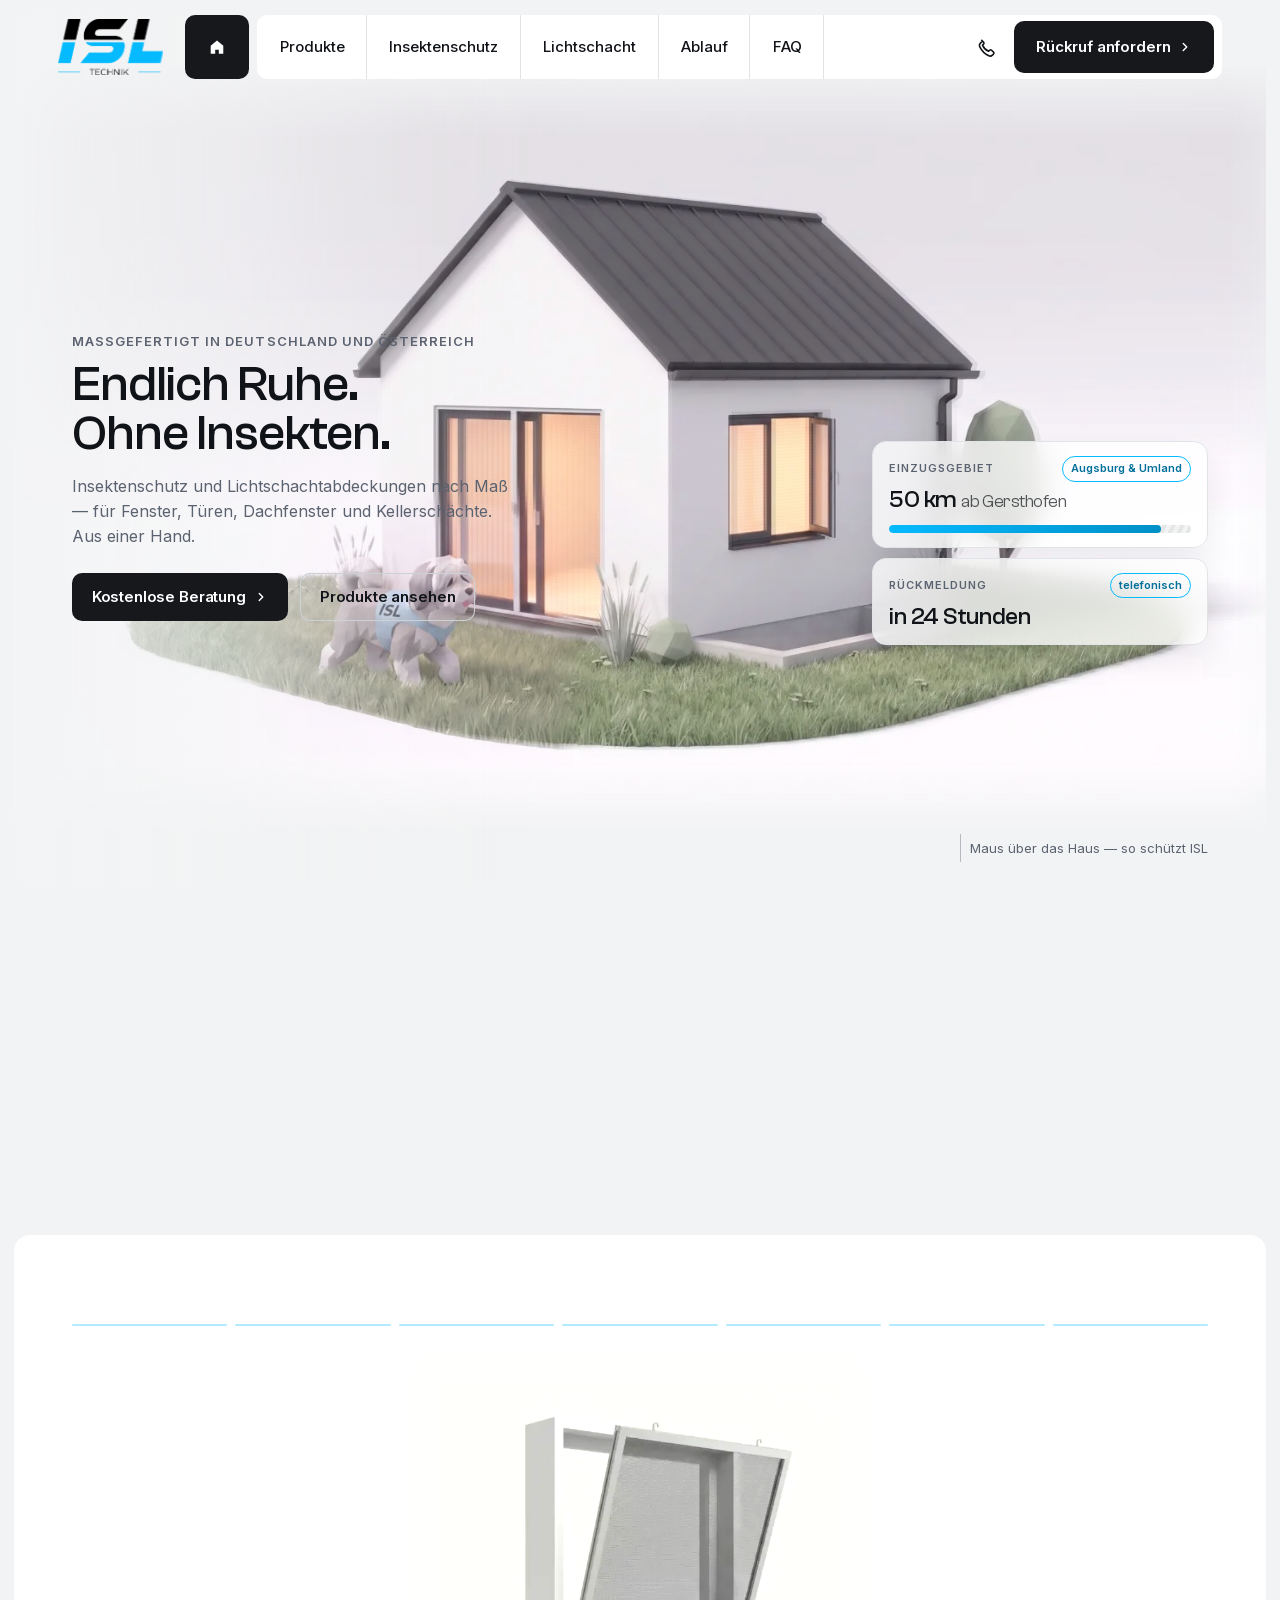
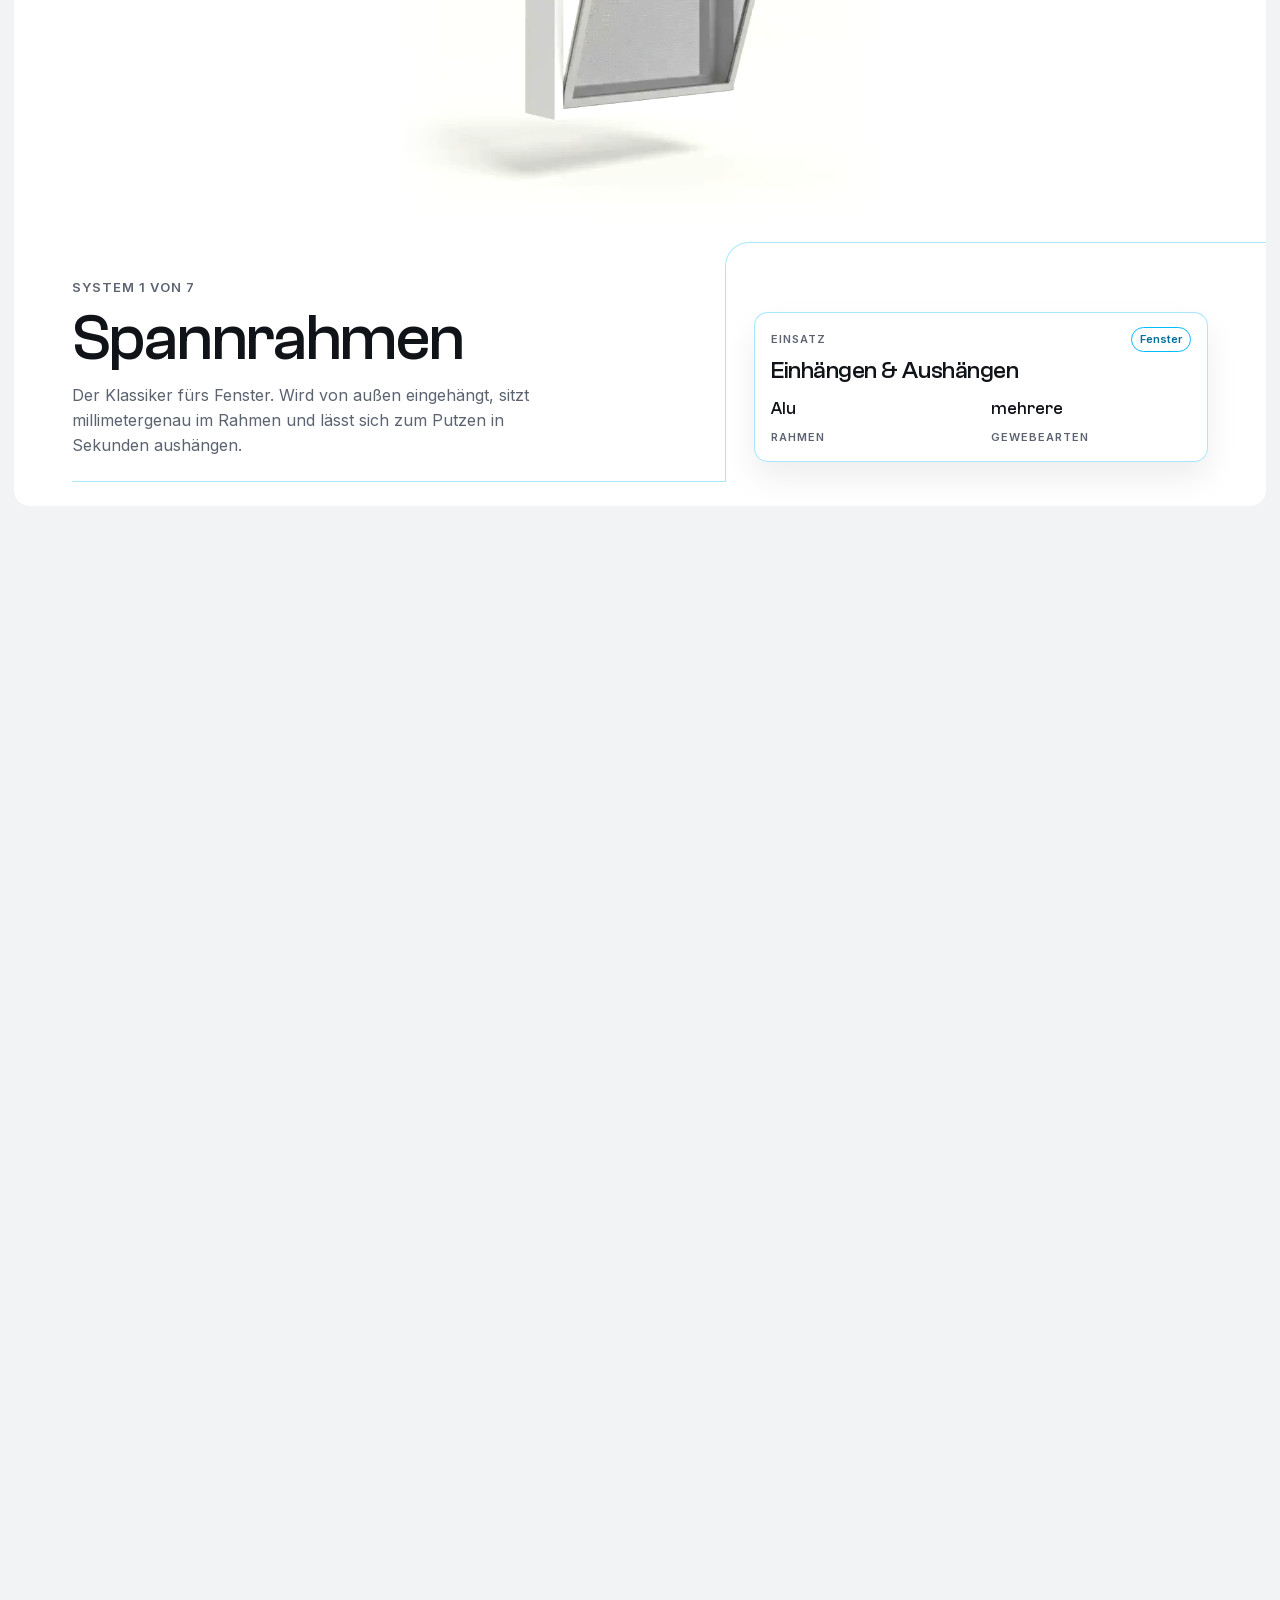
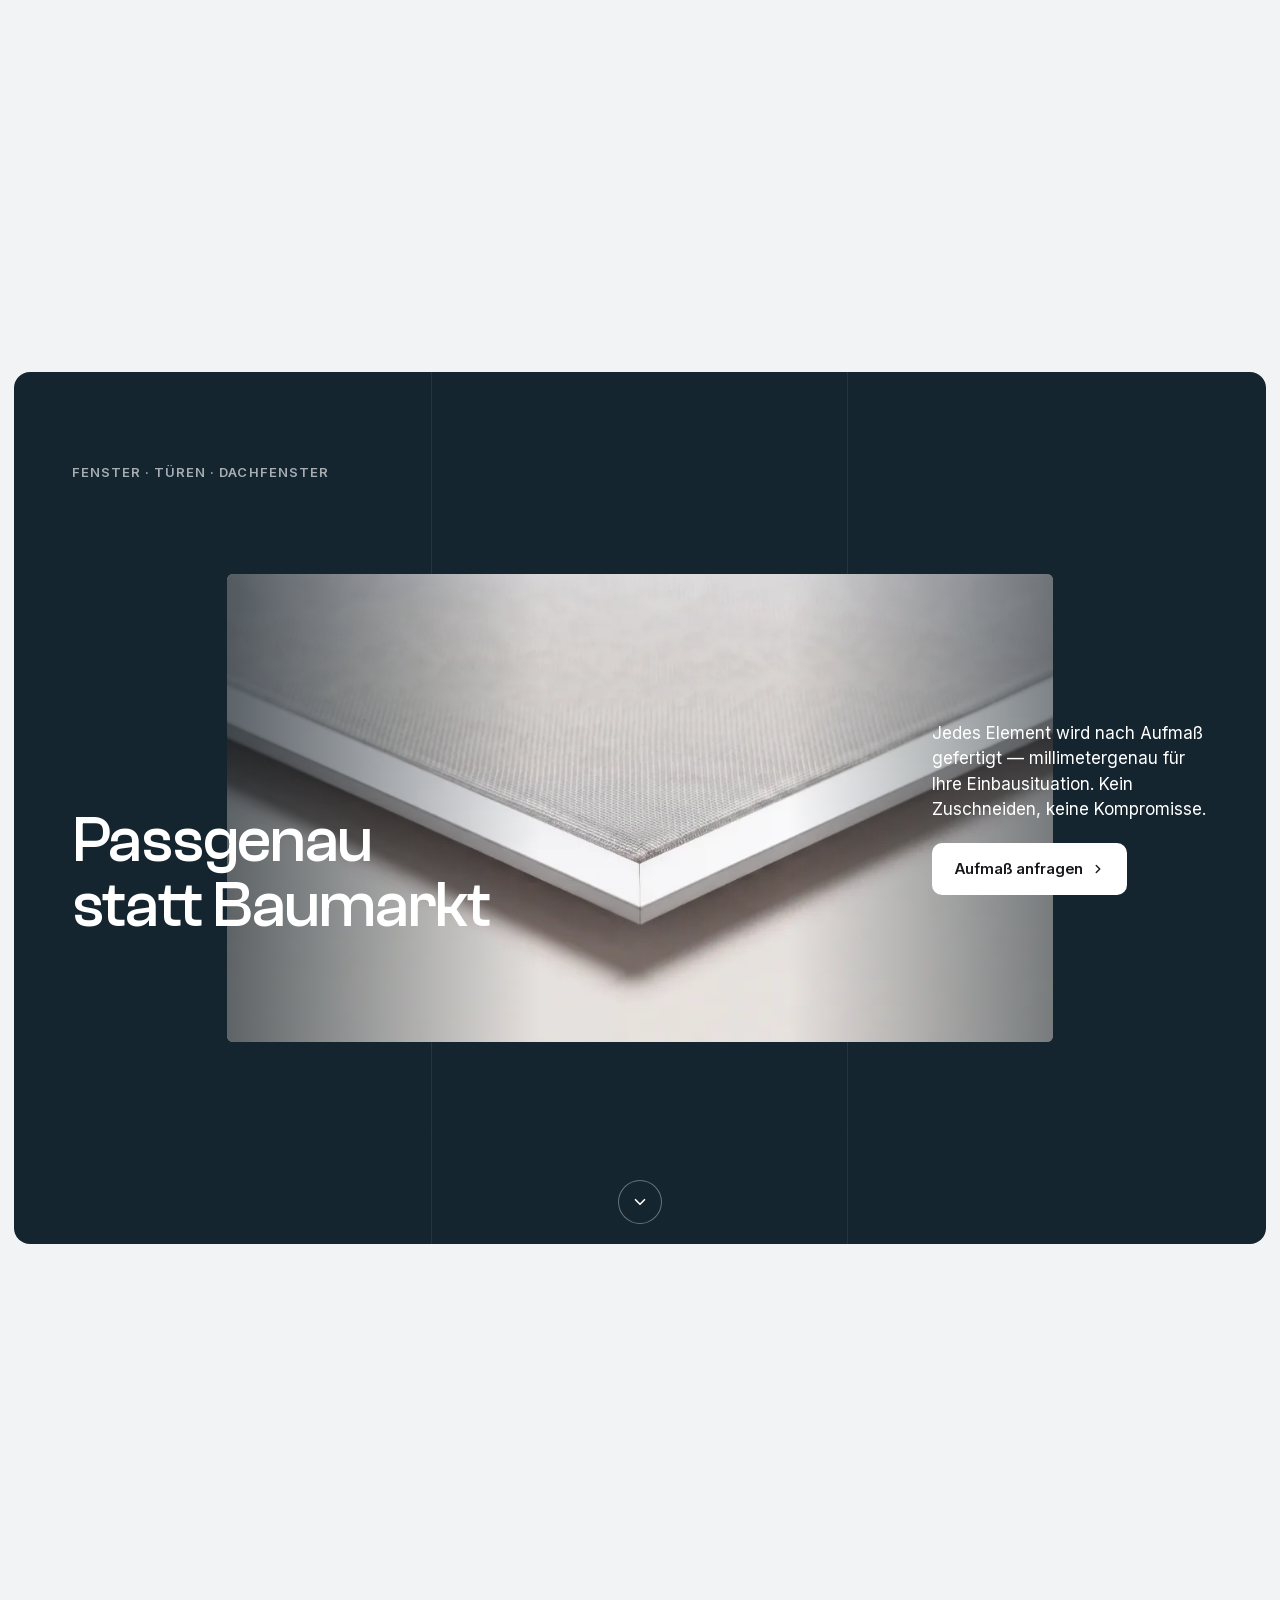
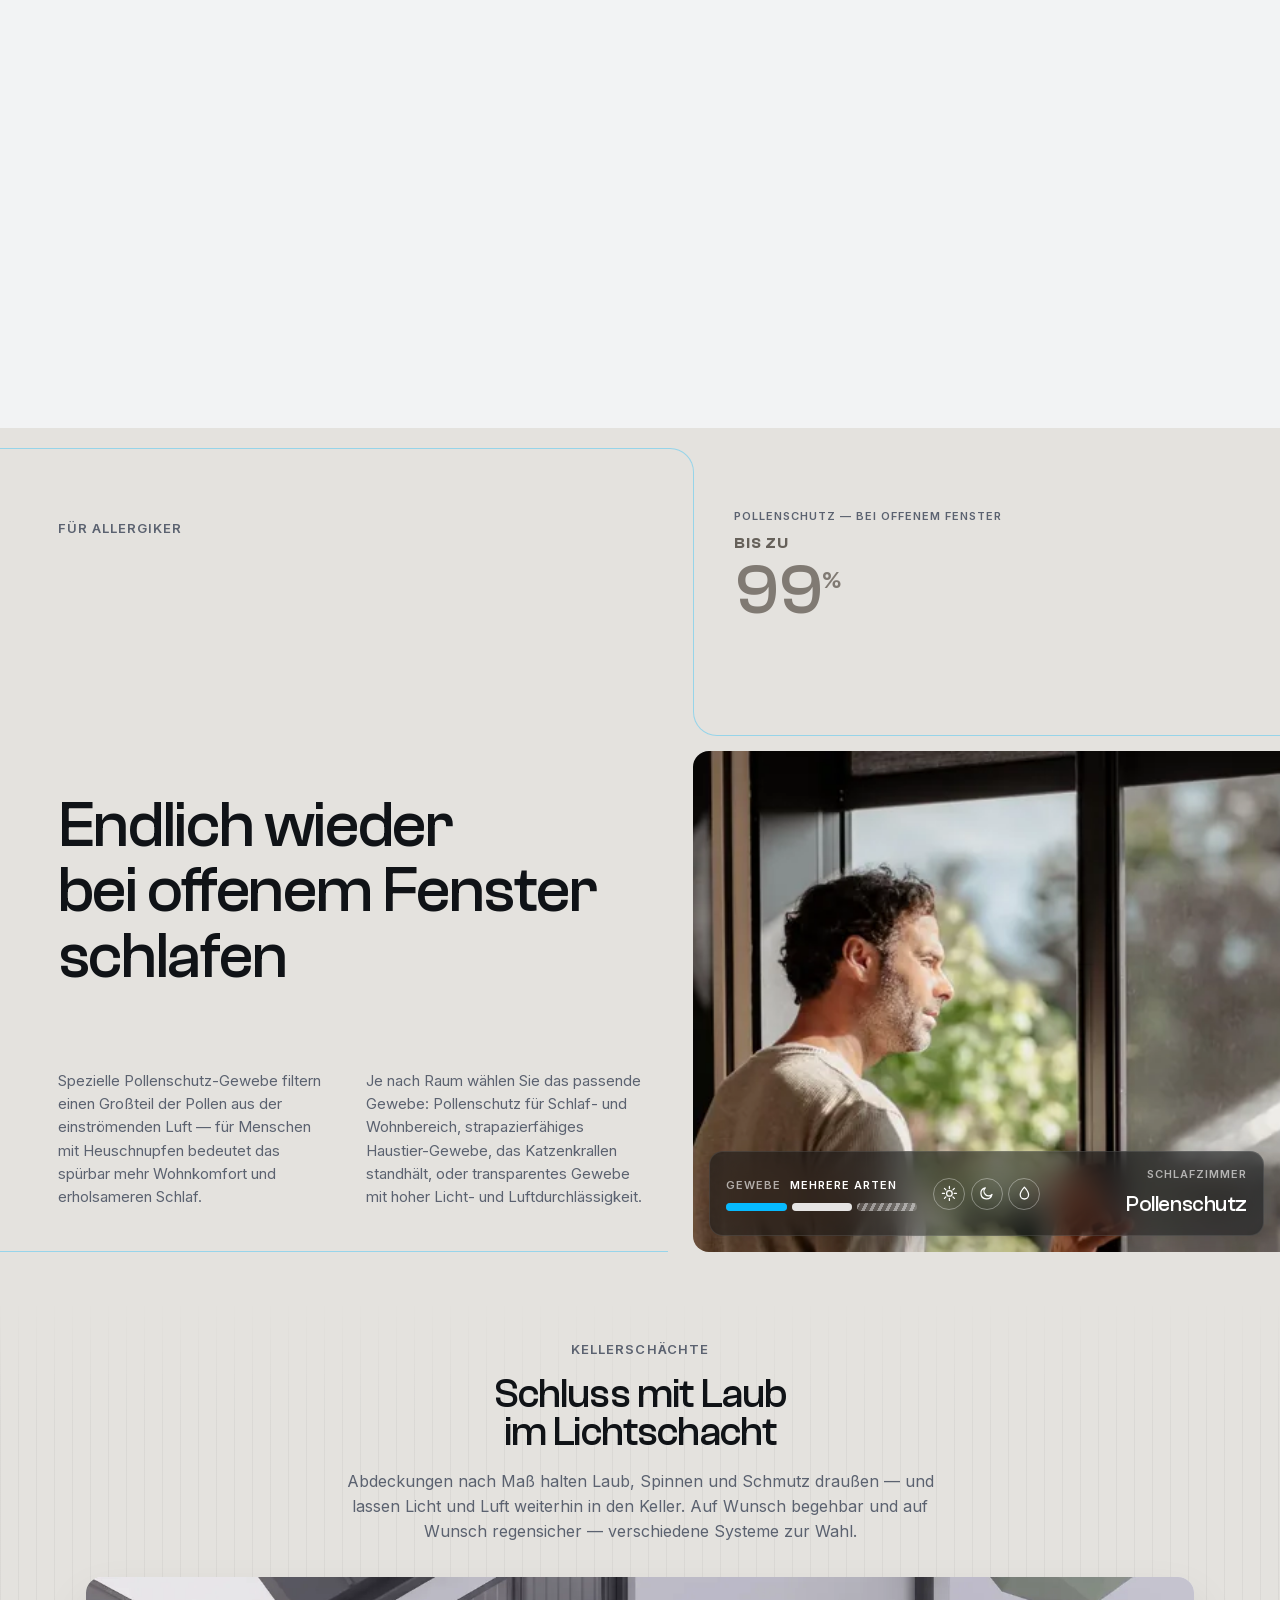
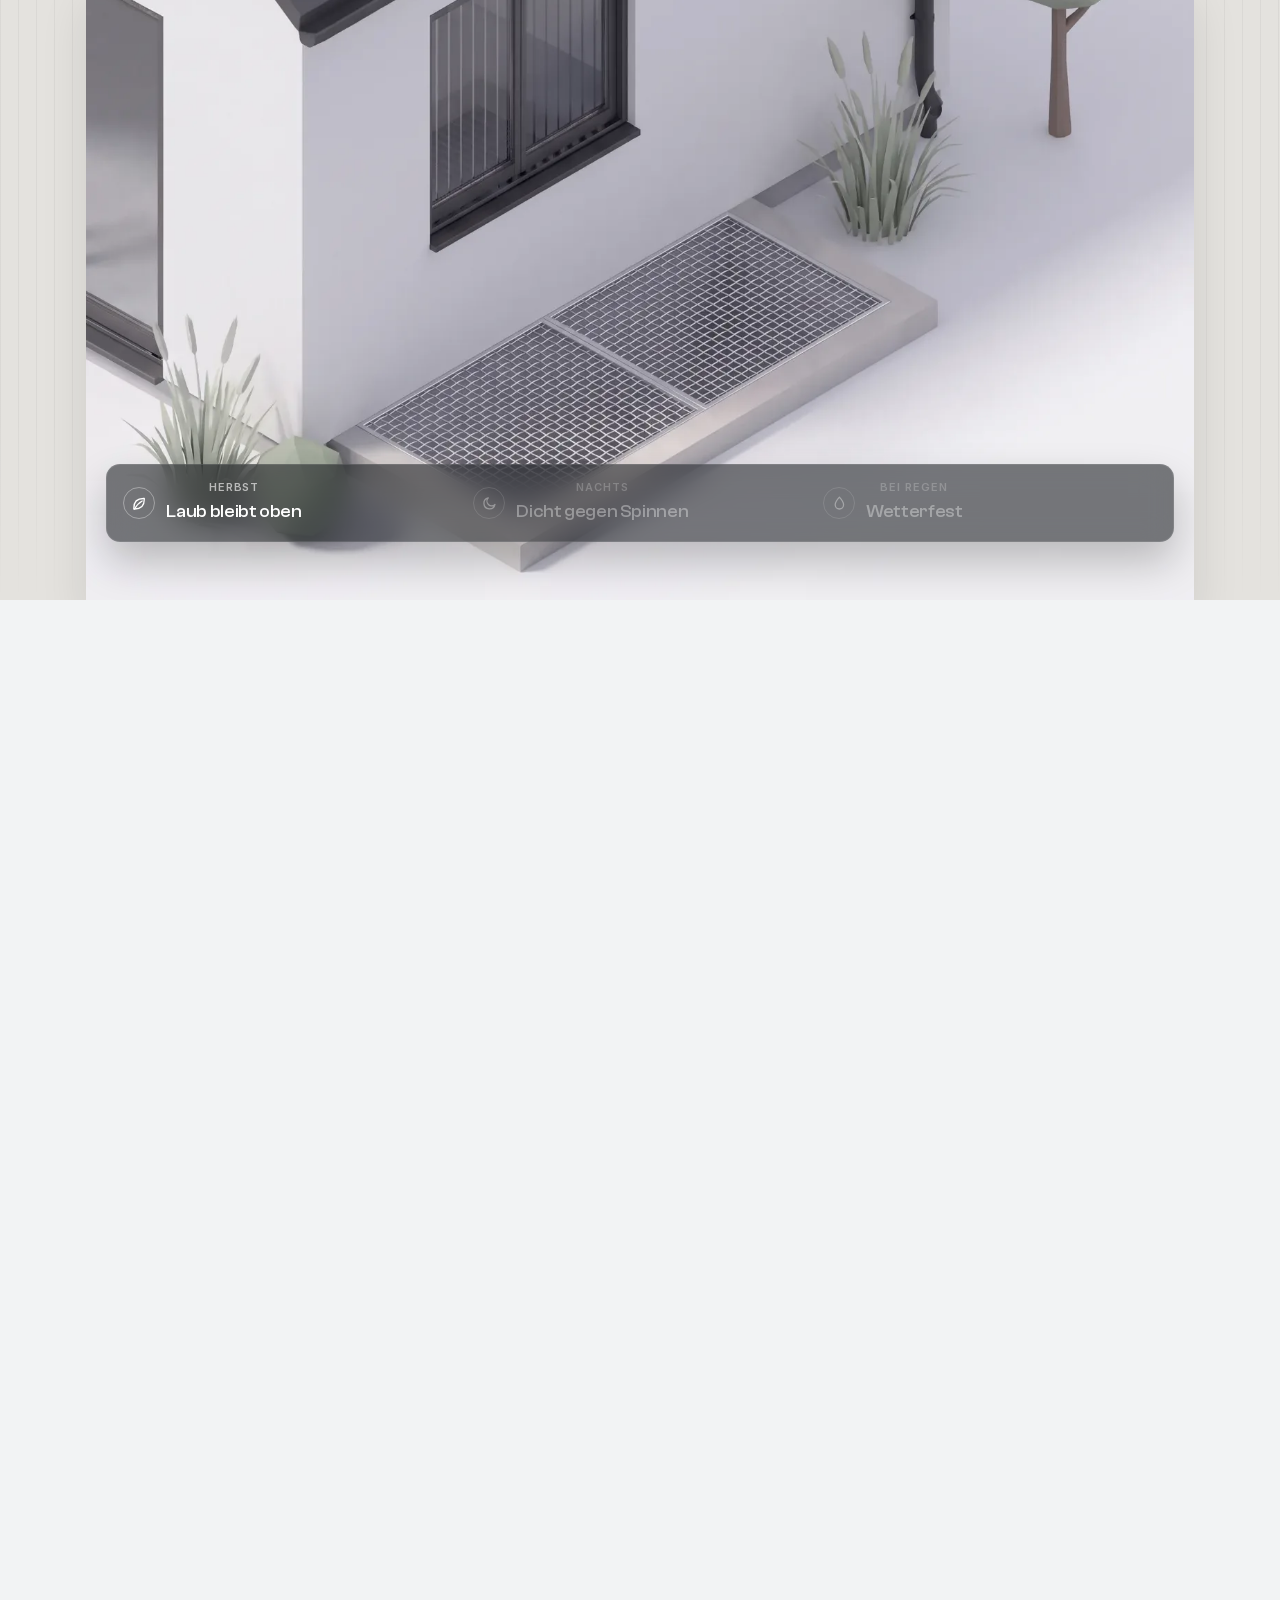
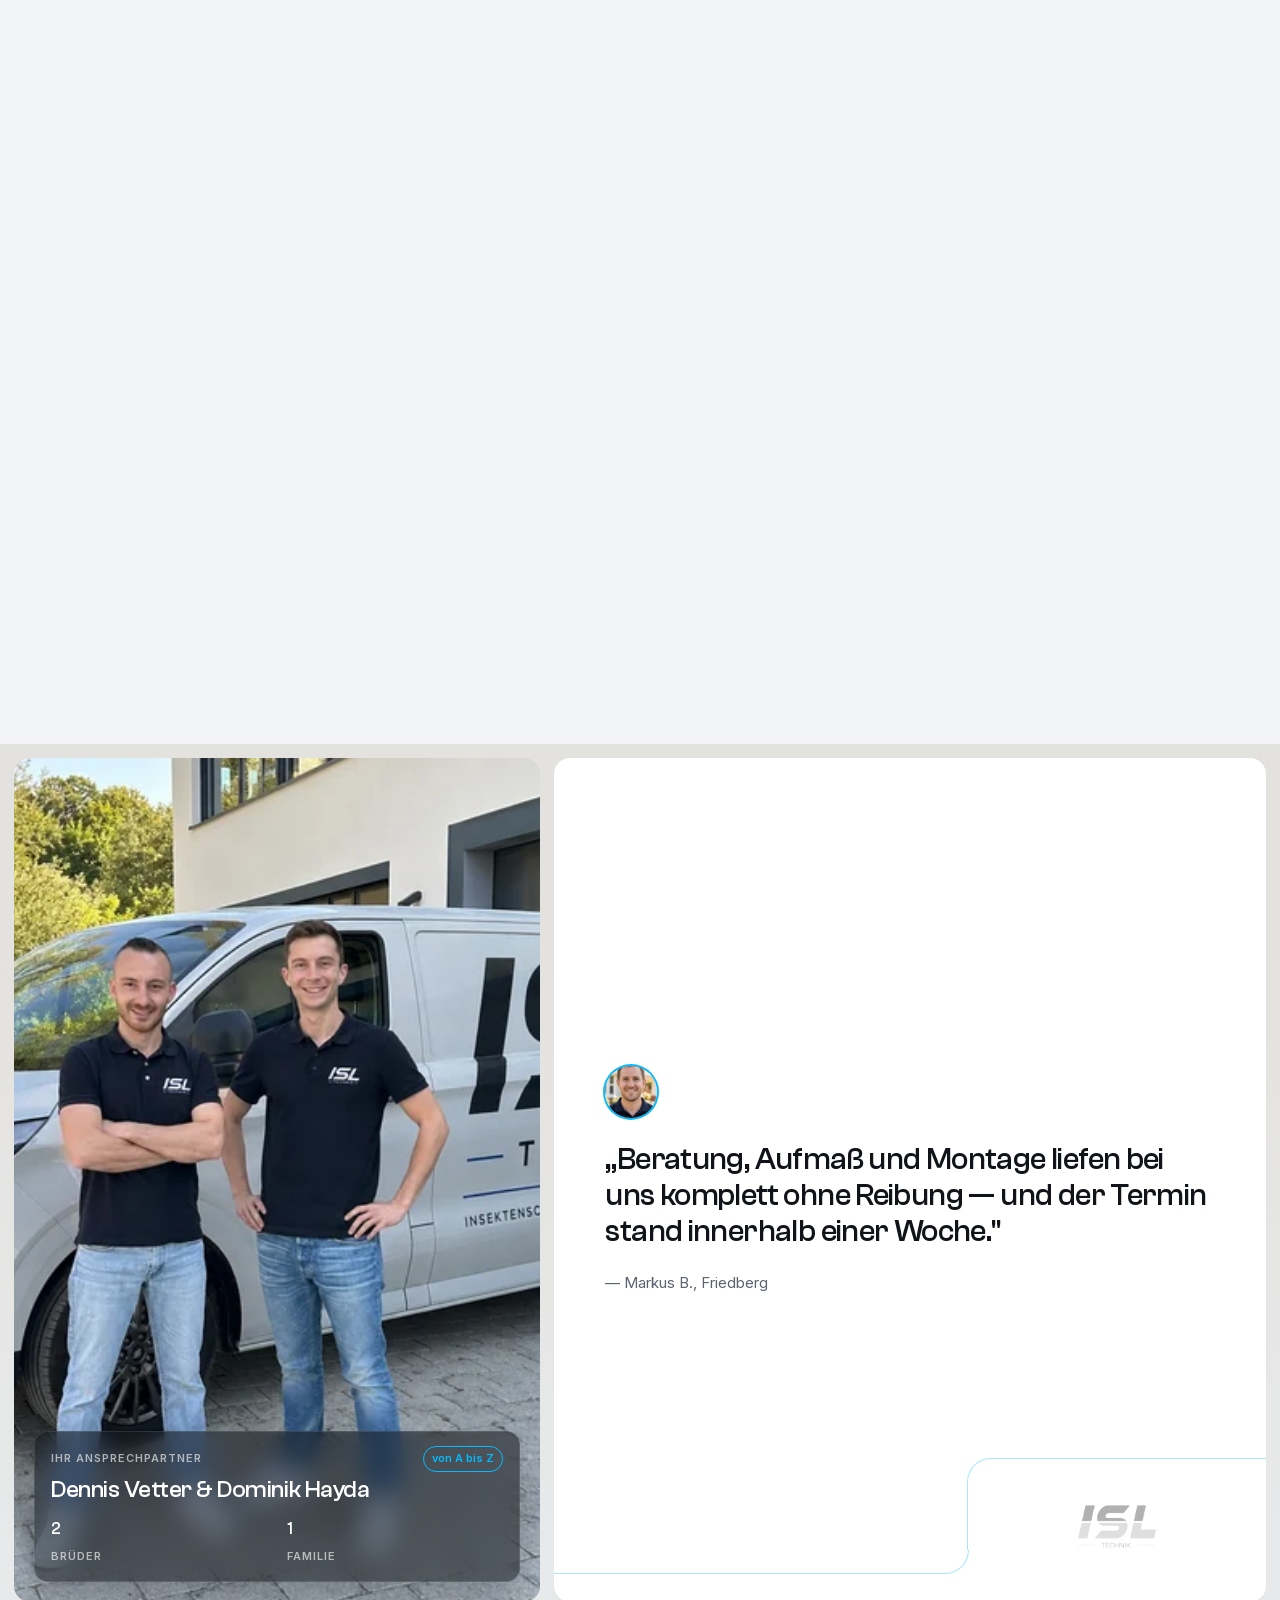
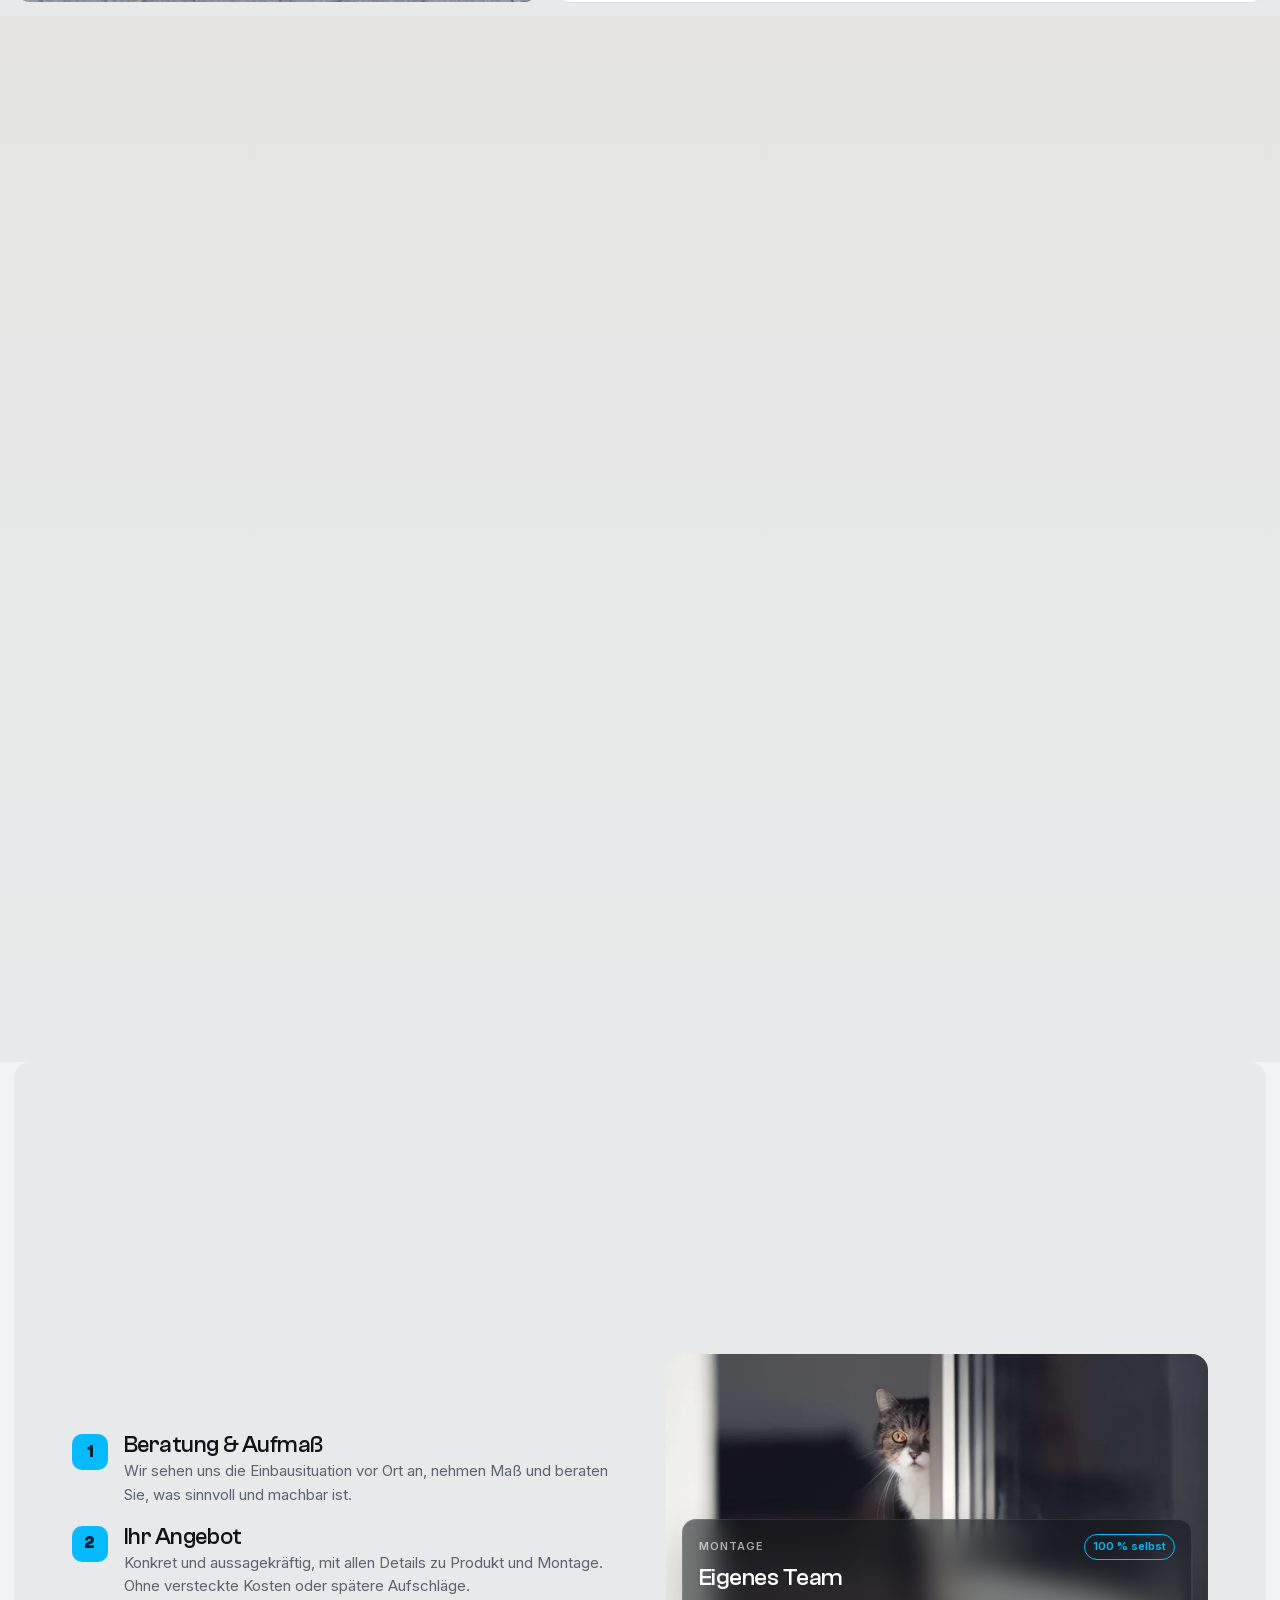
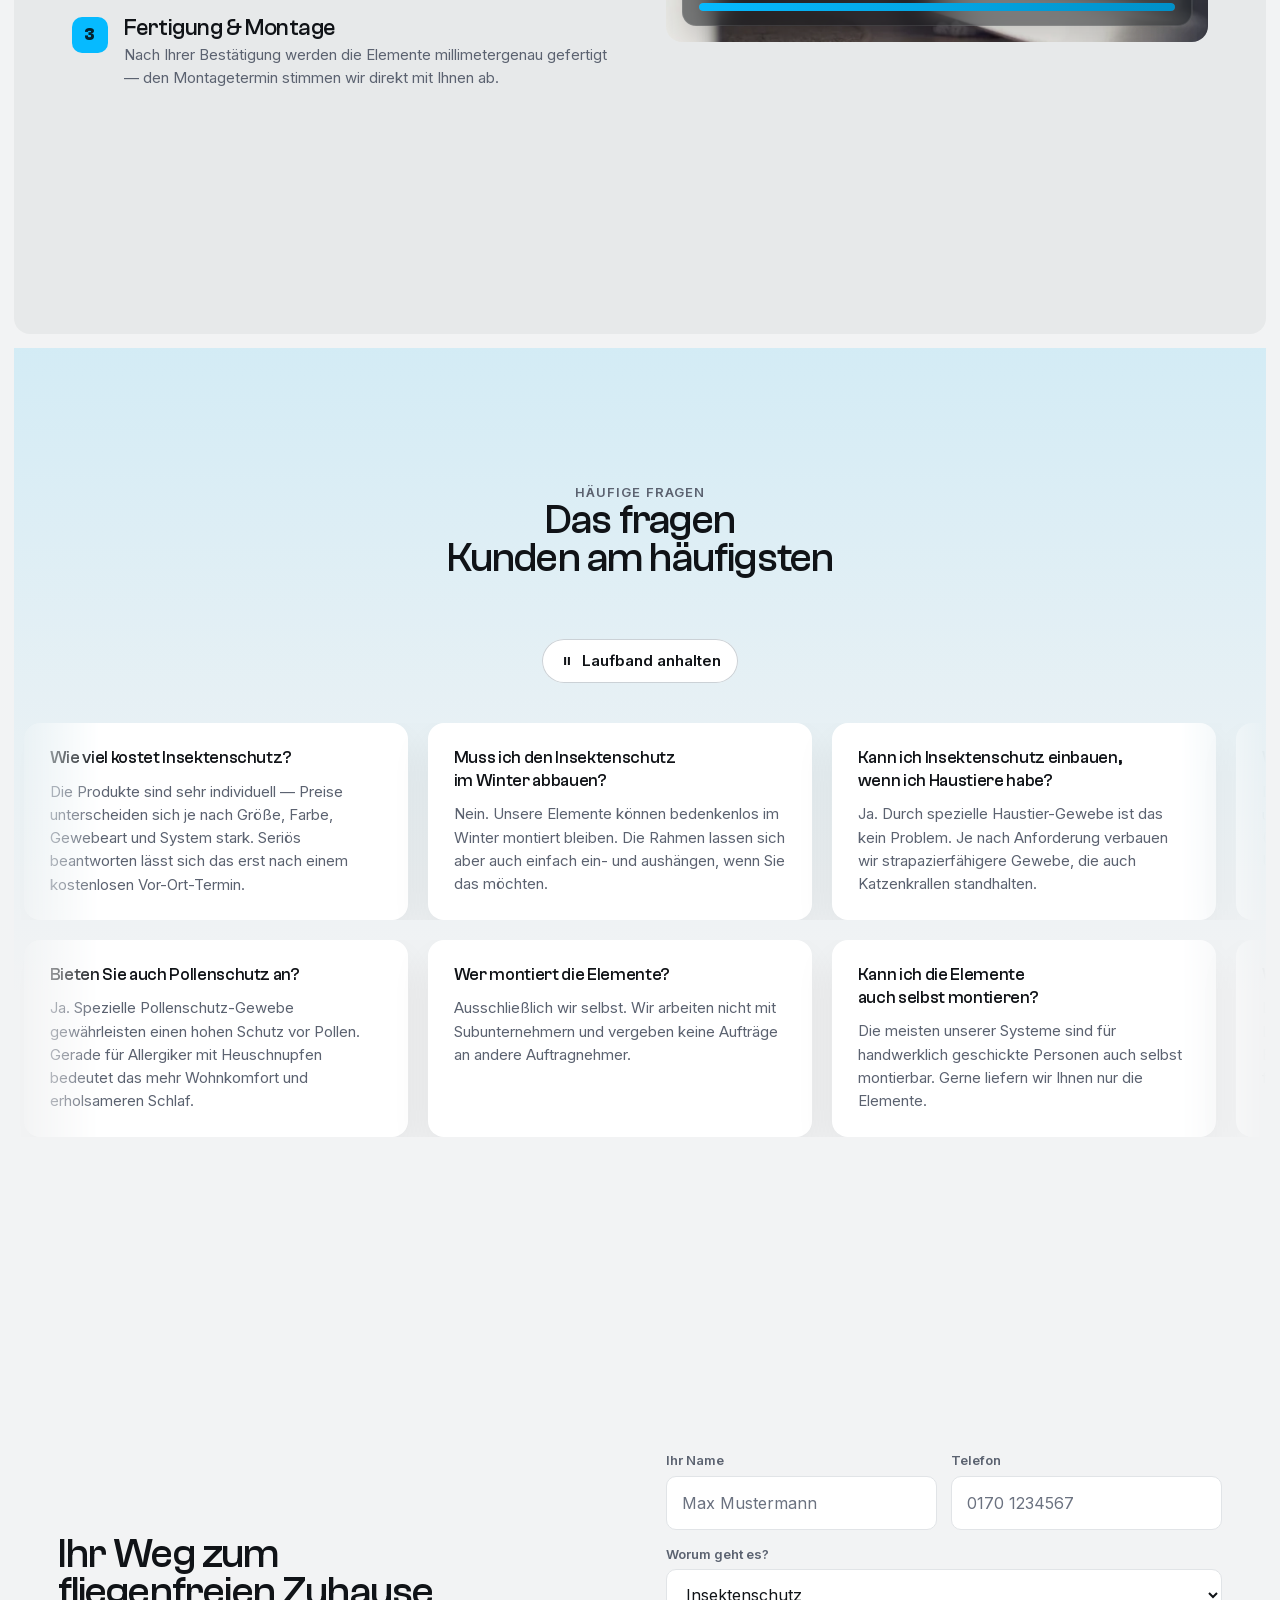
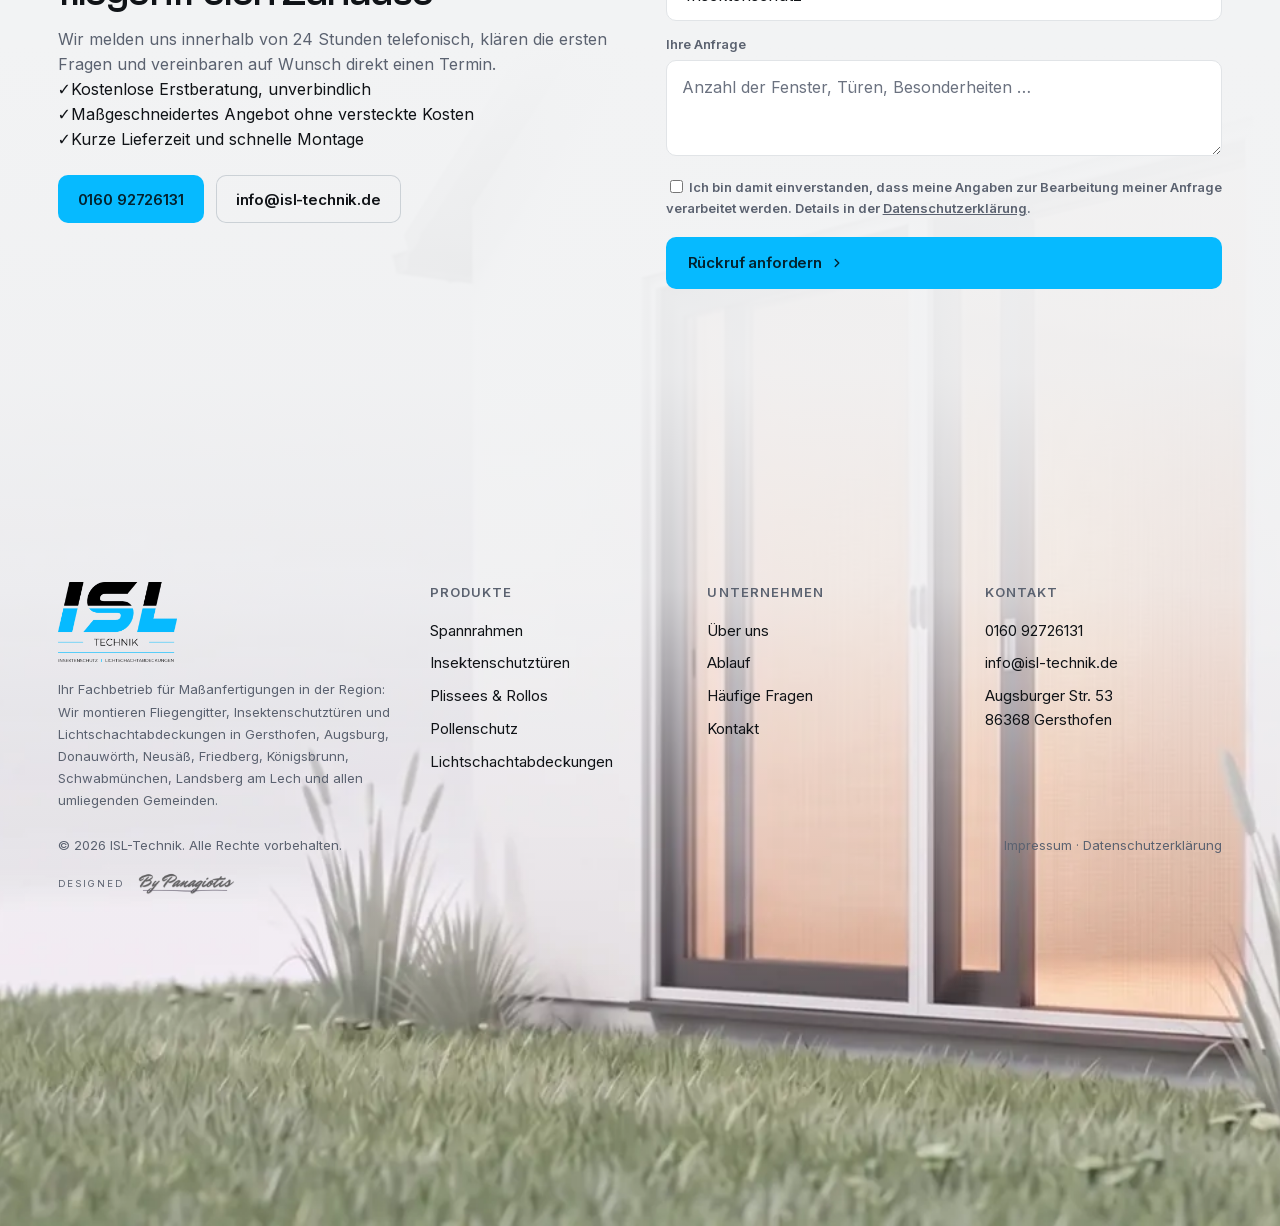
<file: index.html>
<!DOCTYPE html>
<html lang="de">
<head>
<meta charset="utf-8">
<meta name="viewport" content="width=device-width,initial-scale=1,viewport-fit=cover">
<title>Insektenschutz & Lichtschachtabdeckungen nach Maß | ISL-Technik Gersthofen</title>
<meta name="description" content="Maßgefertigter Insektenschutz für Fenster, Türen und Dachfenster sowie Lichtschachtabdeckungen. Beratung, Aufmaß und Montage aus einer Hand — Gersthofen, Augsburg und Umgebung.">
<meta name="robots" content="noindex,nofollow"><!-- TODO vor Livegang: auf index,follow -->
<link rel="canonical" href="https://isl-technik.de/">
<meta property="og:type" content="website">
<meta property="og:title" content="Insektenschutz & Lichtschachtabdeckungen nach Maß | ISL-Technik">
<meta property="og:description" content="Maßgefertigte Lösungen für Fenster, Türen und Kellerschächte im Großraum Augsburg.">
<meta property="og:locale" content="de_DE">
<meta name="theme-color" content="#F2F3F4">
<link rel="icon" type="image/png" sizes="32x32" href="img/favicon-32.png">
<link rel="apple-touch-icon" href="img/favicon-180.png">
<link rel="preload" href="fonts/ClashGrotesk-Variable.woff2" as="font" type="font/woff2" crossorigin>
<link rel="preload" href="fonts/Inter-Variable.woff2" as="font" type="font/woff2" crossorigin>
<link rel="preload" as="image" href="img/produkte/hero-offen-1600.webp"
      imagesrcset="img/produkte/hero-offen-640.webp 640w, img/produkte/hero-offen-1024.webp 1024w, img/produkte/hero-offen-1600.webp 1600w, img/produkte/hero-offen-2200.webp 2200w"
      imagesizes="100vw" fetchpriority="high">
<link rel="stylesheet" href="css/style.css?v=270950">
<script type="application/ld+json">
{"@context":"https://schema.org","@graph":[
{"@type":"LocalBusiness","@id":"https://isl-technik.de/#org","name":"ISL-Technik",
 "description":"Fachbetrieb für maßgefertigten Insektenschutz und Lichtschachtabdeckungen",
 "telephone":"+4916092726131","email":"info@isl-technik.de",
 "address":{"@type":"PostalAddress","streetAddress":"Augsburger Str. 53","postalCode":"86368","addressLocality":"Gersthofen","addressCountry":"DE"},
 "areaServed":["Gersthofen","Augsburg","Donauwörth","Neusäß","Friedberg","Königsbrunn","Schwabmünchen","Landsberg am Lech"]},
{"@type":"FAQPage","mainEntity":[
 {"@type":"Question","name":"Wie viel kostet Insektenschutz?","acceptedAnswer":{"@type":"Answer","text":"Die Produkte sind sehr individuell. Preise unterscheiden sich je nach Größe, Farbe, Gewebeart und Produkt stark — das lässt sich seriös erst nach einem Vor-Ort-Termin beantworten."}},
 {"@type":"Question","name":"Muss ich den Insektenschutz im Winter abbauen?","acceptedAnswer":{"@type":"Answer","text":"Nein. Unsere hochwertigen Elemente können bedenkenlos im Winter montiert bleiben. Die Rahmen lassen sich aber auch einfach ein- und aushängen."}},
 {"@type":"Question","name":"Kann ich Insektenschutz einbauen, wenn ich Haustiere habe?","acceptedAnswer":{"@type":"Answer","text":"Ja. Durch spezielle Haustier-Gewebe ist das kein Problem. Je nach Anforderung können strapazierfähigere Gewebe verbaut werden."}},
 {"@type":"Question","name":"In welchem Umkreis sind Sie für die Montage aktiv?","acceptedAnswer":{"@type":"Answer","text":"Unser Firmensitz ist in Gersthofen. Von dort betreuen wir Kunden in einem Radius von rund 35 Kilometern, darunter Augsburg, Donauwörth und Landsberg am Lech."}}
]}]}
</script>
</head>
<body>
<a class="skip" href="#top">Zum Inhalt springen</a>

<!-- ══════════ NAVIGATION — Aufbau 1:1 nach Referenz ══════════
     Wortmarke auf dem Grund · dunkles Home-Quadrat · weiße Leiste ueber die
     volle Restbreite (Links mit Haarlinien-Trennern, rechts innen Telefon-
     Icon + dunkler CTA-Pill). Beim Scrollen kollabiert die Leiste samt CTA,
     uebrig bleiben Wortmarke, Home-Quadrat und weißes Burger-Quadrat. -->
<header class="nav" id="nav">
  <a class="nav__logo" href="#top" aria-label="ISL-Technik — zur Startseite">
    <img src="img/logo.png" alt="ISL-Technik" width="900" height="479">
  </a>
  <a class="nav__home" href="#top" aria-label="Zum Seitenanfang">
    <svg width="18" height="18" viewBox="0 0 24 24" aria-hidden="true">
      <path d="M12 3.2 3.6 10.4V21h6v-5.4h4.8V21h6V10.4Z" fill="currentColor"/></svg>
  </a>
  <button class="nav__burger" id="burger" aria-label="Menü öffnen" aria-expanded="false" aria-controls="menu">
    <span></span>
  </button>
  <div class="nav__bar">
    <nav class="nav__links" aria-label="Hauptnavigation">
      <a href="#systeme">Produkte</a>
      <a href="#insektenschutz">Insektenschutz</a>
      <a href="#lichtschacht">Lichtschacht</a>
      <a href="#ablauf">Ablauf</a>
      <a href="#faq">FAQ</a>
    </nav>
    <a class="nav__tel" href="tel:+4916092726131" aria-label="Anrufen: 0160 92726131">
      <svg viewBox="0 0 24 24" fill="none" aria-hidden="true">
        <path d="M6.6 3.8 8.7 6a1.6 1.6 0 0 1 0 2.2L7.5 9.4a12.8 12.8 0 0 0 7.1 7.1l1.2-1.2a1.6 1.6 0 0 1 2.2 0l2.2 2.1a1.6 1.6 0 0 1 0 2.3l-1.3 1.2c-1.1 1.1-2.8 1.4-4.2.7A22.6 22.6 0 0 1 4.4 11.3c-.7-1.4-.4-3.1.7-4.2l1.2-1.3a1.6 1.6 0 0 1 2.3 0Z" stroke="currentColor" stroke-width="1.8" stroke-linejoin="round"/></svg>
    </a>
    <a class="btn nav__cta" href="#kontakt">Rückruf&nbsp;anfordern
      <svg class="chev" width="14" height="14" viewBox="0 0 24 24" fill="none" aria-hidden="true">
        <path d="M9 6l6 6-6 6" stroke="currentColor" stroke-width="2.4" stroke-linecap="round" stroke-linejoin="round"/></svg>
    </a>
  </div>
  <a class="nav__tel nav__tel--m" href="tel:+4916092726131" aria-label="Anrufen: 0160 92726131">
    <svg viewBox="0 0 24 24" fill="none" aria-hidden="true">
      <path d="M6.6 3.8 8.7 6a1.6 1.6 0 0 1 0 2.2L7.5 9.4a12.8 12.8 0 0 0 7.1 7.1l1.2-1.2a1.6 1.6 0 0 1 2.2 0l2.2 2.1a1.6 1.6 0 0 1 0 2.3l-1.3 1.2c-1.1 1.1-2.8 1.4-4.2.7A22.6 22.6 0 0 1 4.4 11.3c-.7-1.4-.4-3.1.7-4.2l1.2-1.3a1.6 1.6 0 0 1 2.3 0Z" stroke="currentColor" stroke-width="1.8" stroke-linejoin="round"/></svg>
  </a>
</header>
<div class="nav__panel" id="menu">
  <a href="#systeme">Produkte</a>
  <a href="#insektenschutz">Insektenschutz</a>
  <a href="#lichtschacht">Lichtschachtabdeckungen</a>
  <a href="#ablauf">Ablauf</a>
  <a href="#faq">Häufige Fragen</a>
  <a href="#kontakt">Kontakt</a>
</div>

<main class="stack" id="top" tabindex="-1">

<!-- ══════════ 1 · HERO — Gewebe fährt beim Scrollen zu ══════════ -->
<section class="card card--ground hero" id="hero" data-pin="hero" data-scroll="1">
  <div class="hero__pin pin">
    <div class="hero__bg" aria-hidden="true">
      <!-- Deckungsgleiches Reveal-Paar in 16:9 (Kette: Hero-Haus erweitert,
           Hund (Tibet-Terrier-Mix) eingesetzt, Schutz-Variante aus demselben Bild). Darueber
           laeuft der Hunde-Clip (10 s: Hund laeuft ueber die Wiese und zurueck; kling3_0 mit identischem Start- UND
           End-Frame — Kamera steht fest, Loop ist nahtlos; main.js haengt
           ihn ein). Das Oval am Cursor deckt den geschuetzten Zustand auf. -->
      <div class="hero__house" id="heroHouse" data-clip="img/produkte/hero-hund.mp4?v=8">
        <img class="hero__h hero__h--open"
             src="img/produkte/hero-offen-1600.webp"
             srcset="img/produkte/hero-offen-640.webp 640w, img/produkte/hero-offen-1024.webp 1024w, img/produkte/hero-offen-1600.webp 1600w, img/produkte/hero-offen-2200.webp 2200w"
             sizes="100vw" width="2752" height="1536" fetchpriority="high"
             alt="Haus auf einer Rasenfläche mit geöffneter Balkontür, geöffnetem Fenster und offenem Lichtschacht — ein Hund mit ISL-Geschirr läuft über die Wiese">
        <img class="hero__h hero__h--hint"
             src="img/produkte/hero-zu-1600.webp"
             srcset="img/produkte/hero-zu-1024.webp 1024w, img/produkte/hero-zu-1600.webp 1600w, img/produkte/hero-zu-2200.webp 2200w"
             sizes="130vw" alt="" aria-hidden="true">
        <!-- Lupe: zeigt denselben geschuetzten Zustand, aber vergroessert um den
             Cursorpunkt herum. Das Glas traegt eine eigene Kopie des Renderings;
             --lx/--ly (Cursor) und --hw/--hh (Bildflaeche) kommen aus main.js. -->
        <div class="hero__lens" id="heroLens" aria-hidden="true">
          <span class="hero__lens-glass">
            <img class="hero__lens-img"
                 src="img/produkte/hero-zu-1600.webp"
                 srcset="img/produkte/hero-zu-1024.webp 1024w, img/produkte/hero-zu-1600.webp 1600w, img/produkte/hero-zu-2200.webp 2200w"
                 sizes="130vw" alt="" aria-hidden="true">
          </span>
          <span class="hero__lens-tag">mit ISL-Schutz</span>
        </div>
      </div>
    </div>
    <div class="hero__inner inner">
      <div class="hero__grid">

        <div class="hero__copy">
          <p class="eyebrow reveal" style="--d:.05s">Maßgefertigt in Deutschland und Österreich</p>
          <h1 class="reveal" style="--d:.12s">Endlich Ruhe.<br>Ohne Insekten.</h1>
          <p class="lead reveal" style="--d:.2s">
            Insektenschutz und Lichtschacht&shy;abdeckungen nach Maß — für Fenster,
            Türen, Dachfenster und Kellerschächte. Aus einer Hand.
          </p>
          <div class="hero__cta reveal" style="--d:.28s">
            <a class="btn" href="#kontakt">Kostenlose Beratung
              <svg class="chev" width="14" height="14" viewBox="0 0 24 24" fill="none" aria-hidden="true">
                <path d="M9 6l6 6-6 6" stroke="currentColor" stroke-width="2.4" stroke-linecap="round" stroke-linejoin="round"/></svg>
            </a>
            <a class="btn btn--ghost" href="#systeme">Produkte ansehen</a>
          </div>
        </div>

      </div>
    </div>
    <!-- Kacheln rechts neben dem Haus an der Kartenkante — Anordnung wie
         die HRV/REM-Kacheln der Referenz; mobil rutschen sie in den Fluss -->
    <div class="hero__chips reveal" style="--d:.4s">
      <div class="glass">
        <div class="glass__top">
          <span class="glass__label">Einzugsgebiet</span>
          <span class="glass__badge">Augsburg &amp; Umland</span>
        </div>
        <p class="glass__value"><span data-count="50">0</span> km <small>ab Gersthofen</small></p>
        <div class="glass__bar"><i class="glass__fill" data-fill="90%"></i></div>
      </div>
      <div class="glass">
        <div class="glass__top">
          <span class="glass__label">Rückmeldung</span>
          <span class="glass__badge">telefonisch</span>
        </div>
        <p class="glass__value">in <span data-count="24">0</span> Stunden</p>
      </div>
    </div>
    <p class="hero__cue" aria-hidden="true"><i></i> Maus über das Haus — so schützt ISL</p>
  </div>
</section>
<div class="spacer" data-for="hero" style="--sc:0.4" aria-hidden="true"></div>
<div class="stack__rest"><!-- deckender Grund: der Hero klebt dahinter und soll nur oben durchscheinen -->

<!-- ══════════ 2 · SYSTEME — 7 Produkte laufen in einer gepinnten Karte durch ══════════ -->
<div class="pinwrap"><!-- begrenzt das Sticky: nach dem Spacer wird die Karte mit rausgeschoben -->
<section class="card card--white systems" id="systeme" data-pin="systems" data-scroll="4.5">
  <div class="systems__pin pin">
    <h2 class="sr-only">Unsere Insektenschutz-Systeme</h2>

    <div class="systems__progress" aria-hidden="true" id="sysProgress">
      <span class="systems__bar"><i></i></span><span class="systems__bar"><i></i></span>
      <span class="systems__bar"><i></i></span><span class="systems__bar"><i></i></span>
      <span class="systems__bar"><i></i></span><span class="systems__bar"><i></i></span>
      <span class="systems__bar"><i></i></span>
    </div>

    <div class="systems__stage" id="sysStage">
      <figure class="systems__shot systems__item is-active" data-i="0"
              data-clip="img/systeme/spannrahmen.mp4"
              data-clip-poster="img/systeme/spannrahmen-poster.webp">
        <img src="img/produkte/spannrahmen-1024.webp" srcset="img/produkte/spannrahmen-640.webp 640w, img/produkte/spannrahmen-1024.webp 1024w" sizes="(max-width:64rem) 100vw, 50vw" width="1835" height="2159" loading="lazy" alt="Insektenschutz-Spannrahmen an einem Wohnzimmerfenster">
      </figure>
      <figure class="systems__shot systems__item" data-i="1"
              data-clip="img/systeme/drehtuer.mp4"
              data-clip-poster="img/systeme/drehtuer-poster.webp">
        <img src="img/produkte/drehtuer-1024.webp" srcset="img/produkte/drehtuer-640.webp 640w, img/produkte/drehtuer-1024.webp 1024w" sizes="(max-width:64rem) 100vw, 50vw" width="1832" height="2156" loading="lazy" alt="Insektenschutz-Drehtür an einer Terrassentür">
      </figure>
      <figure class="systems__shot systems__item" data-i="2"
              data-clip="img/systeme/pendeltuer.mp4"
              data-clip-poster="img/systeme/pendeltuer-poster.webp">
        <img src="img/produkte/pendeltuer-1024.webp" srcset="img/produkte/pendeltuer-640.webp 640w, img/produkte/pendeltuer-1024.webp 1024w" sizes="(max-width:64rem) 100vw, 50vw" width="1920" height="1078" loading="lazy" alt="Insektenschutztür mit Rollladen an einem Hauseingang">
      </figure>
      <figure class="systems__shot systems__item" data-i="3"
              data-clip="img/systeme/plissee.mp4"
              data-clip-poster="img/systeme/plissee-poster.webp">
        <img src="img/produkte/plissee-1024.webp" srcset="img/produkte/plissee-640.webp 640w, img/produkte/plissee-1024.webp 1024w" sizes="(max-width:64rem) 100vw, 50vw" width="1835" height="2159" loading="lazy" alt="Mutter und Kind hinter einem Insektenschutz-Plissee mit klarer Durchsicht">
      </figure>
      <figure class="systems__shot systems__item" data-i="4"
              data-clip="img/systeme/rollo.mp4"
              data-clip-poster="img/systeme/rollo-poster.webp">
        <img src="img/produkte/rollo-1024.webp" srcset="img/produkte/rollo-640.webp 640w, img/produkte/rollo-1024.webp 1024w" sizes="(max-width:64rem) 100vw, 50vw" width="1835" height="2160" loading="lazy" alt="Insektenschutz-Rollo an einem Fenster, Kind schaut heraus">
      </figure>
      <figure class="systems__shot systems__item" data-i="5"
              data-clip="img/systeme/schieberahmen.mp4"
              data-clip-poster="img/systeme/schieberahmen-poster.webp">
        <img src="img/produkte/schieberahmen-1024.webp" srcset="img/produkte/schieberahmen-640.webp 640w, img/produkte/schieberahmen-1024.webp 1024w" sizes="(max-width:64rem) 100vw, 50vw" width="1835" height="2160" loading="lazy" alt="Insektenschutz-Schieberahmen an einer großen Schiebetür">
      </figure>
      <!-- TODO VOR LIVEGANG: echtes Foto einer Lichtschachtabdeckung fehlt komplett -->
      <!-- HINWEIS: KI-generiertes Symbolbild — es existiert kein echtes Foto einer
           Lichtschachtabdeckung. Bei nächster Montage durch echtes Foto ersetzen.
           Siehe TODO-VOR-LIVEGANG.md -->
      <figure class="systems__shot systems__item" data-i="6"
              data-clip="img/systeme/lichtschacht.mp4"
              data-clip-poster="img/systeme/lichtschacht-poster.webp" data-symbolbild="true">
        <img src="img/produkte/lichtschacht-1024.webp"
             srcset="img/produkte/lichtschacht-640.webp 640w, img/produkte/lichtschacht-1024.webp 1024w, img/produkte/lichtschacht-1920.webp 1920w"
             sizes="(max-width:64rem) 100vw, 50vw" width="2558" height="1428" loading="lazy"
             alt="Lichtschachtabdeckung mit feinem Gittergewebe über einem Kellerschacht — Herbstlaub bleibt oben auf der Abdeckung liegen">
      </figure>
    </div>

    <div class="systems__foot">
      <div class="systems__copy" id="sysCopy">
        <div class="systems__text is-active" data-i="0">
          <p class="eyebrow">System 1 von 7</p>
          <h3>Spannrahmen</h3>
          <p>Der Klassiker fürs Fenster. Wird von außen eingehängt, sitzt millimetergenau im Rahmen und lässt sich zum Putzen in Sekunden aushängen.</p>
        </div>
        <div class="systems__text" data-i="1">
          <p class="eyebrow">System 2 von 7</p>
          <h3>Drehtür</h3>
          <p>Für Balkon- und Terrassentüren, die täglich benutzt werden. Öffnet und schließt wie eine normale Tür — auf Wunsch mit selbstschließendem Beschlag.</p>
        </div>
        <div class="systems__text" data-i="2">
          <p class="eyebrow">System 3 von 7</p>
          <h3>Pendeltür</h3>
          <p>Schwingt in beide Richtungen auf und fällt von selbst zurück. Die praktische Lösung überall dort, wo man die Hände voll hat.</p>
        </div>
        <div class="systems__text" data-i="3">
          <p class="eyebrow">System 4 von 7</p>
          <h3>Plissee</h3>
          <p>Faltet sich seitlich zusammen und verschwindet fast vollständig. Ideal für breite Elemente und große Glasflächen.</p>
        </div>
        <div class="systems__text" data-i="4">
          <p class="eyebrow">System 5 von 7</p>
          <h3>Rollo</h3>
          <p>Läuft nach oben in den Kasten und ist unsichtbar, wenn es nicht gebraucht wird. Auch für Dachfenster erhältlich.</p>
        </div>
        <div class="systems__text" data-i="5">
          <p class="eyebrow">System 6 von 7</p>
          <h3>Schieberahmen</h3>
          <p>Läuft seitlich in der Schiene — die passende Antwort auf große Schiebetüren und Hebe-Schiebe-Elemente.</p>
        </div>
        <div class="systems__text" data-i="6">
          <p class="eyebrow">System 7 von 7</p>
          <h3>Lichtschacht&shy;abdeckung</h3>
          <p>Hält Laub, Spinnen und Schmutz aus dem Kellerschacht. Verschiedene Systeme zur Wahl — auf Wunsch begehbar oder regensicher, passgenau für jede Schachtgröße gefertigt.</p>
        </div>
      </div>

      <div class="systems__card" id="sysCards">
        <div class="glass is-active" data-i="0">
          <div class="glass__top"><span class="glass__label">Einsatz</span><span class="glass__badge">Fenster</span></div>
          <p class="glass__value">Einhängen &amp; Aushängen</p>
          <div class="glass__meta"><div><b>Alu</b><span class="glass__label">Rahmen</span></div><div><b>mehrere</b><span class="glass__label">Gewebearten</span></div></div>
        </div>
        <div class="glass" data-i="1">
          <div class="glass__top"><span class="glass__label">Einsatz</span><span class="glass__badge">Balkon &amp; Terrasse</span></div>
          <p class="glass__value">Auf Wunsch selbstschließend</p>
          <div class="glass__meta"><div><b>1-flg.</b><span class="glass__label">oder 2-flügelig</span></div><div><b>Alu</b><span class="glass__label">langlebiger Rahmen</span></div></div>
        </div>
        <div class="glass" data-i="2">
          <div class="glass__top"><span class="glass__label">Einsatz</span><span class="glass__badge">Hauseingang</span></div>
          <p class="glass__value">Beidseitig schwingend</p>
          <div class="glass__meta"><div><b>Ideal</b><span class="glass__label">bei vollen Händen</span></div><div><b>Alu</b><span class="glass__label">Rahmen</span></div></div>
        </div>
        <div class="glass" data-i="3">
          <div class="glass__top"><span class="glass__label">Einsatz</span><span class="glass__badge">große Flächen</span></div>
          <p class="glass__value">Faltet seitlich weg</p>
          <div class="glass__meta"><div><b>Alu</b><span class="glass__label">Rahmen</span></div><div><b>Flach</b><span class="glass__label">Bodenschiene</span></div></div>
        </div>
        <div class="glass" data-i="4">
          <div class="glass__top"><span class="glass__label">Einsatz</span><span class="glass__badge">Fenster &amp; Dachfenster</span></div>
          <p class="glass__value">Rollt in den Kasten</p>
          <div class="glass__meta"><div><b>Alu</b><span class="glass__label">Rahmen</span></div><div><b>Ja</b><span class="glass__label">für Dachfenster</span></div></div>
        </div>
        <div class="glass" data-i="5">
          <div class="glass__top"><span class="glass__label">Einsatz</span><span class="glass__badge">Schiebetüren</span></div>
          <p class="glass__value">Läuft in der Schiene</p>
          <div class="glass__meta"><div><b>Groß</b><span class="glass__label">Elementbreiten</span></div><div><b>Leicht</b><span class="glass__label">Bedienung</span></div></div>
        </div>
        <div class="glass" data-i="6">
          <div class="glass__top"><span class="glass__label">Schutz vor</span><span class="glass__badge">Laub &amp; Spinnen</span></div>
          <p class="glass__value">Mehrere Systeme zur Wahl</p>
          <div class="glass__meta"><div><b>Begehbar</b><span class="glass__label">auf Wunsch</span></div><div><b>Regensicher</b><span class="glass__label">auf Wunsch</span></div></div>
        </div>
      </div>
    </div>
  </div>
</section>
<div class="spacer" data-for="systeme" style="--sc:3.5" aria-hidden="true"></div>
</div>

<!-- ══════════ 3 · INSEKTENSCHUTZ — Referenz: „Built for peak accuracy" —
     dunkle Vollfläche in Marken-Petrol, feine Vertikallinien, Bild mittig,
     Display-Headline überlappt links, Copy + Button rechts ══════════ -->
<div class="pinwrap"><!-- begrenzt das Sticky: nach dem Spacer wird die Karte mit rausgeschoben -->
<section class="card card--brandink on-dark measure" id="insektenschutz" data-scroll="1">
  <div class="measure__pin pin">
    <div class="measure__lines" aria-hidden="true"></div>
    <p class="eyebrow reveal">Fenster · Türen · Dachfenster</p>
    <div class="measure__stage">
      <figure class="measure__media reveal" style="--d:.06s">
        <!-- KI-generiertes Produktmakro (nano_banana_pro, 26.08.2026) -->
        <img src="img/produkte/gewebe-makro-1600.webp"
             srcset="img/produkte/gewebe-makro-640.webp 640w, img/produkte/gewebe-makro-1024.webp 1024w, img/produkte/gewebe-makro-1600.webp 1600w, img/produkte/gewebe-makro-2200.webp 2200w"
             sizes="(max-width:64rem) 100vw, 58rem" width="2752" height="1536" loading="lazy"
             alt="Makroaufnahme einer Rahmenecke: weißes Aluminiumprofil mit fein gespanntem Insektenschutzgewebe">
      </figure>
      <h2 class="measure__title reveal" style="--d:.12s">Passgenau<br>statt Baumarkt</h2>
      <div class="measure__aside reveal" style="--d:.18s">
        <p>Jedes Element wird nach Aufmaß gefertigt — millimetergenau für Ihre
          Einbausituation. Kein Zuschneiden, keine Kompromisse.</p>
        <a class="btn btn--onink" href="#kontakt">Aufmaß anfragen
          <svg class="chev" width="14" height="14" viewBox="0 0 24 24" fill="none" aria-hidden="true">
            <path d="M9 6l6 6-6 6" stroke="currentColor" stroke-width="2.4" stroke-linecap="round" stroke-linejoin="round"/></svg>
        </a>
      </div>
    </div>
    <a class="measure__cue" href="#pollenschutz" aria-label="Weiter zur nächsten Sektion">
      <svg width="18" height="18" viewBox="0 0 24 24" fill="none" aria-hidden="true">
        <path d="M6 9l6 6 6-6" stroke="currentColor" stroke-width="2.2" stroke-linecap="round" stroke-linejoin="round"/></svg>
    </a>
  </div>
</section>
<div class="spacer" data-for="insektenschutz" style="--sc:0.9" aria-hidden="true"></div>
</div>

<!-- ══════════ 4 · POLLENSCHUTZ — Feature-Sektion nach Referenz:
     Display-Headline + zwei Textspalten links, hohes Foto rechts mit
     breiter Glas-Statusleiste (Pendant zur „DEEP SLEEP"-Leiste),
     Haarlinie unten über die volle Kartenbreite ══════════ -->
<section class="card split" id="pollenschutz" data-scroll="1">
  <div class="split__pin pin">
    <div class="split__grid">
      <div class="split__copy">
        <p class="eyebrow reveal">Für Allergiker</p>
        <h2 class="reveal" style="--d:.06s">Endlich wieder<br>bei offenem Fenster schlafen</h2>
        <div class="split__cols">
          <p class="reveal" style="--d:.12s">Spezielle Pollenschutz-Gewebe filtern einen Großteil
            der Pollen aus der einströmenden Luft — für Menschen mit Heuschnupfen bedeutet das
            spürbar mehr Wohnkomfort und erholsameren Schlaf.</p>
          <p class="reveal" style="--d:.18s">Je nach Raum wählen Sie das passende Gewebe:
            Pollenschutz für Schlaf- und Wohnbereich, strapazierfähiges Haustier-Gewebe, das
            Katzenkrallen standhält, oder transparentes Gewebe mit hoher Licht- und
            Luftdurchlässigkeit.</p>
        </div>
      </div>
      <div class="split__right">
        <div class="split__stat reveal" style="--d:.08s">
          <p class="split__statlabel">Pollenschutz — bei offenem Fenster</p>
          <p class="split__statvalue"><span class="split__statprefix">bis zu</span>99<sup>%</sup></p>
        </div>
        <div class="split__media reveal" style="--d:.14s">
          <img src="img/produkte/pollenschutz-1024.webp"
               srcset="img/produkte/pollenschutz-640.webp 640w, img/produkte/pollenschutz-1024.webp 1024w"
               sizes="(max-width:60rem) 100vw, 40vw" width="1920" height="1080" loading="lazy"
               alt="Mann öffnet ein Fenster mit Insektenschutzgewebe, Blick ins Grüne">
          <div class="glass glass--bar">
            <div class="glass__cell">
              <p class="glass__label">Gewebe <b>mehrere Arten</b></p>
              <div class="glass__segs" aria-hidden="true">
                <i class="seg-a" data-tip="Pollenschutz für Schlaf- und Wohnbereich"></i>
                <i class="seg-b" data-tip="Strapazierfähiges Haustier-Gewebe — hält Katzenkrallen stand"></i>
                <i class="seg-c" data-tip="Transparentes Gewebe mit hoher Licht- und Luftdurchlässigkeit"></i>
              </div>
            </div>
            <div class="glass__icons" aria-hidden="true">
              <span class="glass__ico" data-tip="Tagsüber aktiv">
                <svg viewBox="0 0 24 24" fill="none"><circle cx="12" cy="12" r="4" stroke="currentColor" stroke-width="1.8"/><path d="M12 2v3M12 19v3M2 12h3M19 12h3M4.9 4.9 7 7M17 17l2.1 2.1M19.1 4.9 17 7M7 17l-2.1 2.1" stroke="currentColor" stroke-width="1.8" stroke-linecap="round"/></svg>
              </span>
              <span class="glass__ico" data-tip="Nachts aktiv">
                <svg viewBox="0 0 24 24" fill="none"><path d="M20 13.5A8 8 0 1 1 10.5 4a6.5 6.5 0 0 0 9.5 9.5Z" stroke="currentColor" stroke-width="1.8" stroke-linejoin="round"/></svg>
              </span>
              <span class="glass__ico" data-tip="Auch bei Regen">
                <svg viewBox="0 0 24 24" fill="none"><path d="M12 3s6 6.6 6 11a6 6 0 1 1-12 0c0-4.4 6-11 6-11Z" stroke="currentColor" stroke-width="1.8" stroke-linejoin="round"/></svg>
              </span>
            </div>
            <div class="glass__cell glass__cell--r">
              <p class="glass__label">Schlafzimmer</p>
              <p class="glass__big">Pollenschutz</p>
            </div>
          </div>
        </div>
      </div>
    </div>
    <div class="split__rule" aria-hidden="true"></div>
  </div>
</section>

<!-- ══════════ 5 · LICHTSCHACHT — gepinnte Wetter-Bühne ══════════
     Läuft nahtlos auf der Grundfarbe hinter der Pollenschutz-Karte weiter
     (Referenz: beide Sektionen teilen denselben Grund). Beim Scrollen laufen
     drei Zustände als Clips durch: Laub fällt aufs Gitter → nachts dicht
     gegen Spinnen → wetterfest bei Sturm und Regen. Clips: kling3_0_turbo
     aus den isometrischen 3D-Renderings (gleicher Look wie das Hero-Haus). -->
<div class="pinwrap"><!-- begrenzt das Sticky: nach dem Spacer wird die Karte mit rausgeschoben -->
<section class="card card--ground center wx" id="lichtschacht" data-scroll="3">
  <div class="center__pin wx__pin pin">
    <div class="wx__lines" aria-hidden="true"></div>
    <p class="eyebrow reveal">Kellerschächte</p>
    <h2 class="reveal" style="--d:.06s">Schluss mit Laub<br>im Lichtschacht</h2>
    <p class="lead reveal" style="--d:.12s">
      Abdeckungen nach Maß halten Laub, Spinnen und Schmutz draußen — und lassen Licht und Luft
      weiterhin in den Keller. Auf Wunsch begehbar und auf Wunsch regensicher — verschiedene Systeme zur Wahl.
    </p>
    <div class="wx__stage reveal" style="--d:.18s" id="wxStage" role="img"
         aria-label="Isometrische 3D-Szene: Lichtschacht mit Gewebeabdeckung vor dem Kellerfenster — Herbstlaub bleibt auf dem Gitter liegen, nachts hält die Abdeckung Spinnen ab, bei Regen läuft das Wasser einfach ab">
      <div class="wx__frame">
        <div class="wx__scene"><!-- Szene: die drei Phasen; mobil gepinnt richtet sie sich nach dem Restplatz, die Leiste bleibt in der Karte -->
        <div class="wx__phase" data-i="0" data-clip="img/wx/wx-laub.mp4" data-clip-m="img/wx/wx-laub-m.mp4">
          <img class="wx__still wx__still--clean" src="img/wx/wx-clean-1024.webp"
               srcset="img/wx/wx-clean-640.webp 640w, img/wx/wx-clean-1024.webp 1024w, img/wx/wx-clean-1600.webp 1600w"
               sizes="(max-width:64rem) 100vw, 76rem" width="1600" height="900" loading="lazy" alt="" aria-hidden="true">
          <img class="wx__still wx__still--laub" src="img/wx/wx-laub-1024.webp"
               srcset="img/wx/wx-laub-640.webp 640w, img/wx/wx-laub-1024.webp 1024w, img/wx/wx-laub-1600.webp 1600w"
               sizes="(max-width:64rem) 100vw, 76rem" width="1600" height="900" loading="lazy" alt="" aria-hidden="true">
        </div>
        <div class="wx__phase wx__phase--nacht" data-i="1" data-clip="img/wx/wx-nacht.mp4" data-clip-m="img/wx/wx-nacht-m.mp4" aria-hidden="true">
          <img class="wx__still" src="img/wx/wx-nacht-1024.webp"
               srcset="img/wx/wx-nacht-640.webp 640w, img/wx/wx-nacht-1024.webp 1024w, img/wx/wx-nacht-1600.webp 1600w"
               sizes="(max-width:64rem) 100vw, 76rem" width="1600" height="900" loading="lazy" alt="">
        </div>
        <div class="wx__phase wx__phase--regen" data-i="2" data-clip="img/wx/wx-regen.mp4" data-clip-m="img/wx/wx-regen-m.mp4" data-loop="1" aria-hidden="true">
          <img class="wx__still" src="img/wx/wx-regen-1024.webp"
               srcset="img/wx/wx-regen-640.webp 640w, img/wx/wx-regen-1024.webp 1024w, img/wx/wx-regen-1600.webp 1600w"
               sizes="(max-width:64rem) 100vw, 76rem" width="1600" height="900" loading="lazy" alt="">
        </div>
        </div>
        <div class="glass glass--bar wx__bar">
          <div class="wx__item" data-i="0">
            <span class="glass__ico" aria-hidden="true">
              <svg viewBox="0 0 24 24" fill="none"><path d="M5 20c9.5 0 14-4.8 14-14v-1h-1C8.5 5 4 9.8 4 19v1h1Z" stroke="currentColor" stroke-width="1.8" stroke-linejoin="round"/><path d="M5 20c3-5.5 6.5-9 11-11.5" stroke="currentColor" stroke-width="1.8" stroke-linecap="round"/></svg>
            </span>
            <div class="wx__txt"><p class="glass__label">Herbst</p><p class="wx__big">Laub bleibt oben</p></div>
          </div>
          <div class="wx__item" data-i="1">
            <span class="glass__ico" aria-hidden="true">
              <svg viewBox="0 0 24 24" fill="none"><path d="M20 13.5A8 8 0 1 1 10.5 4a6.5 6.5 0 0 0 9.5 9.5Z" stroke="currentColor" stroke-width="1.8" stroke-linejoin="round"/></svg>
            </span>
            <div class="wx__txt"><p class="glass__label">Nachts</p><p class="wx__big">Dicht gegen Spinnen</p></div>
          </div>
          <div class="wx__item" data-i="2">
            <span class="glass__ico" aria-hidden="true">
              <svg viewBox="0 0 24 24" fill="none"><path d="M12 3s6 6.6 6 11a6 6 0 1 1-12 0c0-4.4 6-11 6-11Z" stroke="currentColor" stroke-width="1.8" stroke-linejoin="round"/></svg>
            </span>
            <div class="wx__txt"><p class="glass__label">Bei Regen</p><p class="wx__big">Wetterfest</p></div>
          </div>
        </div>
      </div>
    </div>
    <div class="facts reveal" style="--d:.24s">
      <div><b>2</b><span>Hersteller D + A</span></div>
      <div><b>3</b><span>Schritte zur Montage</span></div>
      <div><b>0</b><span>Subunternehmer</span></div>
    </div>
  </div>
</section>
<div class="spacer" data-for="lichtschacht" style="--sc:2" aria-hidden="true"></div>
</div>
<!-- ══════════ 6 · KUNDENSTIMMEN ══════════
     Hinweis: Die drei Zitate, Namen/Orte und Avatar-Fotos sind noch Beispiel-
     inhalte (Kennzeichnung auf Wunsch von Pana am 04.09.2026 entfernt).
     Erfundene Bewertungen sind nach Anhang Nr. 23b UWG unzulässig — vor dem
     Livegang durch echte, freigegebene Stimmen ersetzen. Siehe TODO-VOR-LIVEGANG.md
     ══════════════════════════════════════════════════════ -->
<div class="pinwrap"><!-- begrenzt das Sticky: nach dem Spacer wird die Karte mit rausgeschoben -->
<section class="card card--ground voices" id="stimmen" data-pin="voices" data-scroll="2.2">
  <div class="voices__pin pin">
    <div class="voices__media">
      <img src="img/produkte/team-1024.webp"
           srcset="img/produkte/team-640.webp 640w, img/produkte/team-1024.webp 1024w"
           sizes="(max-width:60rem) 100vw, 40vw" width="1386" height="1135" loading="lazy"
           alt="Dennis Vetter und Dominik Hayda, Geschäftsführer der ISL-Technik, vor dem Firmenfahrzeug">
      <div class="glass">
        <div class="glass__top"><span class="glass__label">Ihr Ansprechpartner</span><span class="glass__badge">von A bis Z</span></div>
        <p class="glass__value">Dennis Vetter &amp; Dominik Hayda</p>
        <div class="glass__meta"><div><b>2</b><span class="glass__label">Brüder</span></div><div><b>1</b><span class="glass__label">Familie</span></div></div>
      </div>
    </div>
    <div class="voices__quotes" id="voiceList">
      <!-- Linienpfad unten rechts mit der Wortmarke (Muster der Referenz):
           Haarlinie von links, Bogen hoch, Kante, Bogen, Oberkante nach
           rechts aus der Karte — Logo ausgegraut darin -->
      <div class="voices__brand" aria-hidden="true">
        <img src="img/logo.png" alt="" width="900" height="479" loading="lazy">
      </div>
      <!-- Mobil (gepinnt) fahren die Zitate als Spur mit dem Scroll mit
           (--vpos aus main.js); am Desktop ist die Spur display:contents
           und die Zitate ueberblenden wie bisher. -->
      <div class="voices__track">
      <blockquote class="voice is-active" data-i="0">
        <div class="voice__avatar"><img src="img/produkte/avatar-1-128.webp" srcset="img/produkte/avatar-1-128.webp 1x, img/produkte/avatar-1-256.webp 2x" width="128" height="128" alt="" loading="lazy"></div>
        <p class="voice__text">„Beratung, Aufmaß und Montage liefen bei uns komplett ohne Reibung — und der Termin stand innerhalb einer Woche."</p>
        <p class="voice__who">— Markus B., Friedberg</p>
      </blockquote>
      <blockquote class="voice" data-i="1">
        <div class="voice__avatar"><img src="img/produkte/avatar-2-128.webp" srcset="img/produkte/avatar-2-128.webp 1x, img/produkte/avatar-2-256.webp 2x" width="128" height="128" alt="" loading="lazy"></div>
        <p class="voice__text">„Wir haben zwei Katzen. Das verstärkte Gewebe hält seit zwei Sommern — genau wie versprochen."</p>
        <p class="voice__who">— Sabine K., Gersthofen</p>
      </blockquote>
      <blockquote class="voice" data-i="2">
        <div class="voice__avatar"><img src="img/produkte/avatar-3-128.webp" srcset="img/produkte/avatar-3-128.webp 1x, img/produkte/avatar-3-256.webp 2x" width="128" height="128" alt="" loading="lazy"></div>
        <p class="voice__text">„Seit dem Pollenschutz am Schlafzimmerfenster schlafe ich im Frühjahr endlich wieder durch."</p>
        <p class="voice__who">— Julia M., Königsbrunn</p>
      </blockquote>
      </div>
      <div class="voices__dots" aria-hidden="true"><i class="is-active"></i><i></i><i></i></div>
    </div>
  </div>
</section>
<div class="spacer" data-for="stimmen" style="--sc:1.2" aria-hidden="true"></div>
</div>

<!-- ══════════ 7 · ABLAUF + KONTAKT ══════════ -->
<section class="card card--tint cta" id="ablauf" data-scroll="1">
  <div class="cta__pin pin">
    <div class="cta__copy">
      <p class="eyebrow reveal">In drei Schritten</p>
      <h2 class="reveal" style="--d:.06s">Klarer Ablauf,<br>schnelles Ergebnis</h2>
      <div class="steps reveal" style="--d:.12s">
        <div class="step"><div class="step__no">1</div>
          <div><h3>Beratung &amp; Aufmaß</h3>
          <p>Wir sehen uns die Einbausituation vor Ort an, nehmen Maß und beraten Sie, was sinnvoll und machbar ist.</p></div></div>
        <div class="step"><div class="step__no">2</div>
          <div><h3>Ihr Angebot</h3>
          <p>Konkret und aussagekräftig, mit allen Details zu Produkt und Montage. Ohne versteckte Kosten oder spätere Aufschläge.</p></div></div>
        <div class="step"><div class="step__no">3</div>
          <div><h3>Fertigung &amp; Montage</h3>
          <p>Nach Ihrer Bestätigung werden die Elemente millimetergenau gefertigt — den Montagetermin stimmen wir direkt mit Ihnen ab.</p></div></div>
      </div>
    </div>
    <div class="cta__media reveal" style="--d:.1s">
      <img src="img/produkte/haustier-1024.webp"
           srcset="img/produkte/haustier-640.webp 640w, img/produkte/haustier-1024.webp 1024w"
           sizes="(max-width:60rem) 100vw, 45vw" width="1920" height="1080" loading="lazy"
           alt="Katze hinter einer Insektenschutztür mit strapazierfähigem Haustier-Gewebe">
      <div class="glass">
        <div class="glass__top"><span class="glass__label">Montage</span><span class="glass__badge">100 % selbst</span></div>
        <p class="glass__value">Eigenes Team</p>
        <div class="glass__bar"><i class="glass__fill" data-fill="100%"></i></div>
      </div>
    </div>
  </div>
</section>

<!-- ══════════ 8 · FAQ ══════════ -->
<!-- FAQ als Karten-Marquee (Referenzkomponente "habit-faq-scroller",
     uebersetzt in Vanilla-CSS): zentrierte Headline, darunter drei Reihen
     mit Fragekarten, die endlos horizontal durchlaufen — abwechselnde
     Richtung, eigene Geschwindigkeit je Reihe (--dur). main.js
     verdreifacht die Karten je Set und haengt das Duplikat-Set fuer die
     nahtlose Schleife an; erst dann startet die Animation (.is-ready).
     Hover haelt die jeweilige Reihe an. -->
<section class="card card--ground faq" id="faq" data-scroll="1">
  <div class="faq__pin pin">
    <div class="faq__head">
      <p class="eyebrow reveal">Häufige Fragen</p>
      <h2 class="reveal" style="--d:.06s">Das fragen<br>Kunden am häufigsten</h2>
      <p class="lead reveal" style="--d:.12s">Ihre Frage ist nicht dabei? Rufen Sie einfach kurz an — <a href="tel:+4916092726131">0160 92726131</a>.</p>
      <!-- Pause-Schalter: endlos laufende Inhalte muessen sich anhalten lassen
           (WCAG 2.2.2), auch per Tastatur und auf dem Handy. main.js blendet
           ihn erst ein, wenn das Laufband wirklich laeuft. -->
      <button class="faq__pause" id="faqPause" type="button" hidden>
        <svg width="14" height="14" viewBox="0 0 24 24" aria-hidden="true"><path class="faq__pause-ico" d="M7 5h3.5v14H7zM13.5 5H17v14h-3.5z" fill="currentColor"/></svg>
        <span>Laufband anhalten</span>
      </button>
    </div>
    <!-- Zwei ruhige Reihen (5+4 Fragen), bewusst langsam (~30 px/s),
         damit man beim Durchlaufen mitlesen kann -->
    <div class="faq__rows reveal" style="--d:.18s" id="faqRows">
      <div class="faq__row" style="--dur:200s">
        <div class="faq__track"><div class="faq__set">
          <article class="faq__card"><h3>Wie viel kostet Insektenschutz?</h3>
            <p>Die Produkte sind sehr individuell — Preise unterscheiden sich je nach Größe, Farbe, Gewebeart und System stark. Seriös beantworten lässt sich das erst nach einem kostenlosen Vor-Ort-Termin.</p></article>
          <article class="faq__card"><h3>Muss ich den Insektenschutz im Winter abbauen?</h3>
            <p>Nein. Unsere Elemente können bedenkenlos im Winter montiert bleiben. Die Rahmen lassen sich aber auch einfach ein- und aushängen, wenn Sie das möchten.</p></article>
          <article class="faq__card"><h3>Kann ich Insektenschutz einbauen, wenn ich Haustiere habe?</h3>
            <p>Ja. Durch spezielle Haustier-Gewebe ist das kein Problem. Je nach Anforderung verbauen wir strapazierfähigere Gewebe, die auch Katzenkrallen standhalten.</p></article>
          <article class="faq__card"><h3>Wer sind die Hersteller der Produkte?</h3>
            <p>Die Firma Schlotterer aus Adnet (Österreich) und die Firma Neher aus Frittlingen (Deutschland) — beides etablierte, innovative Unternehmen.</p></article>
          <article class="faq__card"><h3>In welchem Umkreis sind Sie für die Montage aktiv?</h3>
            <p>Unser Firmensitz ist in Gersthofen. Von dort betreuen wir Kunden in einem Radius von rund 35 Kilometern — darunter Augsburg, Donauwörth und Landsberg am Lech.</p></article>
        </div></div>
      </div>
      <div class="faq__row faq__row--rev" style="--dur:160s">
        <div class="faq__track"><div class="faq__set">
          <article class="faq__card"><h3>Bieten Sie auch Pollenschutz an?</h3>
            <p>Ja. Spezielle Pollenschutz-Gewebe gewährleisten einen hohen Schutz vor Pollen. Gerade für Allergiker mit Heuschnupfen bedeutet das mehr Wohnkomfort und erholsameren Schlaf.</p></article>
          <article class="faq__card"><h3>Wer montiert die Elemente?</h3>
            <p>Ausschließlich wir selbst. Wir arbeiten nicht mit Subunternehmern und vergeben keine Aufträge an andere Auftragnehmer.</p></article>
          <article class="faq__card"><h3>Kann ich die Elemente auch selbst montieren?</h3>
            <p>Die meisten unserer Systeme sind für handwerklich geschickte Personen auch selbst montierbar. Gerne liefern wir Ihnen nur die Elemente.</p></article>
          <article class="faq__card"><h3>Welche Leistungen bieten Sie an?</h3>
            <p>Lieferung und Montage von Insektenschutz und Lichtschachtabdeckungen nach Maß — von der Beratung über das Aufmaß bis zur fachgerechten Montage.</p></article>
        </div></div>
      </div>
    </div>
  </div>
</section>

<!-- ══════════ 9 · KONTAKTFORMULAR ══════════ -->
</div>
</main>

<!-- ══════════ WELT AM SEITENENDE — Kontakt + Footer auf EINER Flaeche ══
     Die Outro-Szene (Haus mit Balkontuer) liegt als gemeinsame Hintergrund-
     Ebene hinter Kontaktformular UND Footer: oben schimmert das Haus hinter
     dem hellen Formular durch, unten laeuft der Hund in genau dieses Haus.
     Ein Verlauf in der Seitenfarbe haelt den oberen Bereich lesbar. -->
<div class="welt">
  <div class="footer__scene" id="footerScene" data-clip="img/wx/outro-hund.mp4?v=1" aria-hidden="true">
    <img src="img/wx/outro-katze-1024.webp?v=3"
         srcset="img/wx/outro-katze-640.webp?v=3 640w, img/wx/outro-katze-1024.webp?v=3 1024w, img/wx/outro-katze-1600.webp?v=3 1600w, img/wx/outro-katze-2200.webp?v=3 2200w"
         sizes="100vw" width="2752" height="1536" loading="lazy" alt="">
  </div>

<section class="card cta cta--licht" id="kontakt" data-scroll="1">
  <div class="cta__pin pin">
    <div class="cta__copy">
      <p class="eyebrow reveal">Kontakt</p>
      <h2 class="reveal" style="--d:.06s">Ihr Weg zum<br>fliegenfreien Zuhause</h2>
      <p class="lead reveal" style="--d:.12s">Wir melden uns innerhalb von 24 Stunden telefonisch,
        klären die ersten Fragen und vereinbaren auf Wunsch direkt einen Termin.</p>
      <ul class="split__list reveal" style="--d:.18s">
        <li><span class="dot">✓</span><span>Kostenlose Erstberatung, unverbindlich</span></li>
        <li><span class="dot">✓</span><span>Maßgeschneidertes Angebot ohne versteckte Kosten</span></li>
        <li><span class="dot">✓</span><span>Kurze Lieferzeit und schnelle Montage</span></li>
      </ul>
      <div class="hero__cta reveal" style="--d:.24s">
        <a class="btn btn--accent" href="tel:+4916092726131">0160 92726131</a>
        <a class="btn btn--ghost" href="mailto:info@isl-technik.de">info@isl-technik.de</a>
      </div>
    </div>

    <!-- Kontaktformular: wird von kontakt.php (PHP mail() auf All-Inkl) an
         info@isl-technik.de geschickt, danach geht es auf danke.html.
         Das versteckte Feld "firma" ist die Honeypot-Falle gegen Spam-Bots —
         Menschen sehen es nicht. -->
    <form class="form reveal" style="--d:.14s" name="kontakt" method="POST" action="/kontakt.php">
      <p class="form__hp" aria-hidden="true"><label>Firma <input name="firma" tabindex="-1" autocomplete="off"></label></p>
      <div class="form__row">
        <div><label for="f-name">Ihr Name</label><input id="f-name" name="name" type="text" required autocomplete="name" placeholder="Max Mustermann"></div>
        <div><label for="f-tel">Telefon</label><input id="f-tel" name="telefon" type="tel" required autocomplete="tel" placeholder="0170 1234567"></div>
      </div>
      <div><label for="f-service">Worum geht es?</label>
        <select id="f-service" name="leistung">
          <option>Insektenschutz</option><option>Lichtschachtabdeckungen</option>
          <option>Insektenschutz und Lichtschachtabdeckungen</option>
        </select></div>
      <div><label for="f-msg">Ihre Anfrage</label><textarea id="f-msg" name="anfrage" placeholder="Anzahl der Fenster, Türen, Besonderheiten …"></textarea></div>
      <label class="form__check"><input type="checkbox" name="einwilligung" required>
        <span>Ich bin damit einverstanden, dass meine Angaben zur Bearbeitung meiner Anfrage
        verarbeitet werden. Details in der <a href="datenschutz.html">Datenschutzerklärung</a>.</span></label>
      <p class="form__error" id="form-fehler" role="alert" hidden>Das Absenden hat leider nicht geklappt.
        Bitte rufen Sie uns direkt an oder schreiben Sie eine E-Mail — wir melden uns umgehend.</p>
      <button class="btn btn--accent" type="submit">Rückruf anfordern
        <svg class="chev" width="14" height="14" viewBox="0 0 24 24" fill="none" aria-hidden="true">
          <path d="M9 6l6 6-6 6" stroke="currentColor" stroke-width="2.4" stroke-linecap="round" stroke-linejoin="round"/></svg>
      </button>
    </form>
  </div>
</section>

<!-- ══════════ FOOTER — der Hund kommt heim ══════════
     Szene und Verlauf liegen auf der .welt-Huelle (siehe oben); der Footer
     selbst ist transparent. Clip spielt an, sobald der Footer im Blick ist
     (main.js), unter der Impressum-Zeile bleibt viel freier Raum. -->
<footer class="footer">
  <div class="footer__grid">
    <div>
      <div class="footer__logo"><img src="img/logo-full.png" alt="ISL-Technik" width="900" height="603" loading="lazy"></div>
      <p class="footer__region">Ihr Fachbetrieb für Maßanfertigungen in der Region: Wir montieren
        Fliegengitter, Insektenschutztüren und Lichtschachtabdeckungen in Gersthofen, Augsburg,
        Donauwörth, Neusäß, Friedberg, Königsbrunn, Schwabmünchen, Landsberg am Lech und allen
        umliegenden Gemeinden.</p>
    </div>
    <div><h4>Produkte</h4><ul>
      <li><a href="#systeme">Spannrahmen</a></li><li><a href="#systeme">Insektenschutztüren</a></li>
      <li><a href="#systeme">Plissees &amp; Rollos</a></li><li><a href="#pollenschutz">Pollenschutz</a></li>
      <li><a href="#lichtschacht">Lichtschachtabdeckungen</a></li></ul></div>
    <div><h4>Unternehmen</h4><ul>
      <li><a href="#stimmen">Über uns</a></li><li><a href="#ablauf">Ablauf</a></li>
      <li><a href="#faq">Häufige Fragen</a></li><li><a href="#kontakt">Kontakt</a></li></ul></div>
    <div><h4>Kontakt</h4><ul>
      <li><a href="tel:+4916092726131">0160 92726131</a></li>
      <li><a href="mailto:info@isl-technik.de">info@isl-technik.de</a></li>
      <li>Augsburger Str. 53<br>86368 Gersthofen</li></ul></div>
  </div>
  <div class="footer__bottom">
    <div class="footer__bottomleft">
      <span>© 2026 ISL-Technik. Alle Rechte vorbehalten.</span>
      <!-- Design-Credit wie auf der Tradita-Seite: "designed" + Logo -->
      <a class="footer__credit" href="https://bypanagiotis.de/" target="_blank" rel="noopener"
         aria-label="Designed by Panagiotis — bypanagiotis.de"><span>Designed</span>
        <img src="img/bypanagiotis.png" alt="by Panagiotis" width="600" height="212" loading="lazy"></a>
    </div>
    <span><a href="impressum.html">Impressum</a> · <a href="datenschutz.html">Datenschutzerklärung</a></span>
  </div>
</footer>
</div><!-- /.welt -->

<script src="js/main.js?v=270947" defer></script>
</body>
</html>
</file>
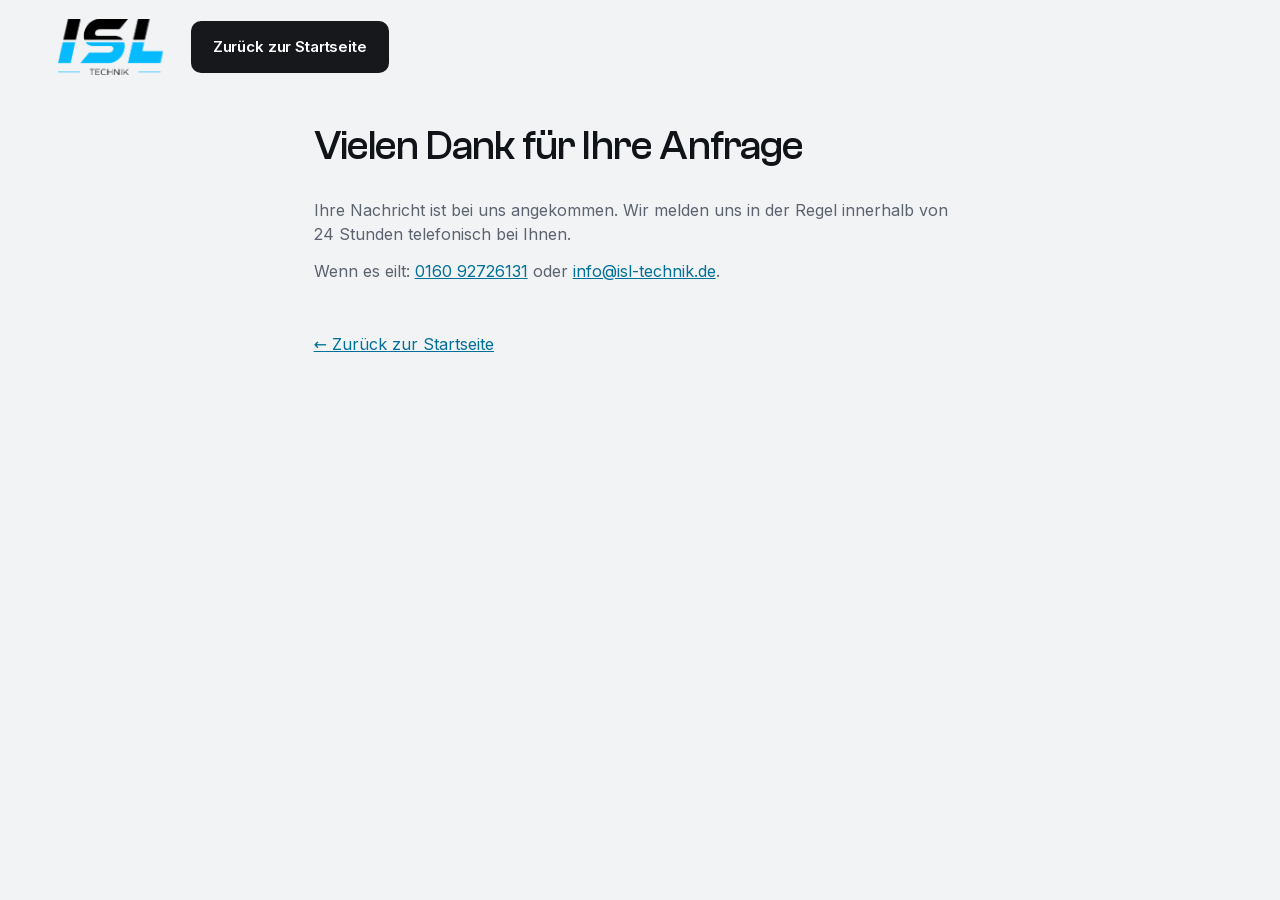
<file: danke.html>
<!DOCTYPE html>
<html lang="de">
<head>
<meta charset="utf-8">
<meta name="viewport" content="width=device-width,initial-scale=1">
<title>Danke für Ihre Anfrage | ISL-Technik</title>
<meta name="robots" content="noindex,nofollow">
<link rel="icon" type="image/png" sizes="32x32" href="img/favicon-32.png">
<link rel="stylesheet" href="css/style.css?v=104943">
</head>
<body>
<a class="skip" href="#inhalt">Zum Inhalt springen</a>
<header class="nav"><a class="nav__logo" href="index.html"><img src="img/logo.png" alt="ISL-Technik" width="900" height="479"></a>
  <a class="btn nav__cta" href="index.html">Zurück zur Startseite</a></header>

<main class="legal" id="inhalt" tabindex="-1">
  <h1>Vielen Dank für Ihre Anfrage</h1>
  <p>Ihre Nachricht ist bei uns angekommen. Wir melden uns in der Regel innerhalb von 24 Stunden
    telefonisch bei Ihnen.</p>
  <p>Wenn es eilt: <a href="tel:+4916092726131">0160 92726131</a> oder
    <a href="mailto:info@isl-technik.de">info@isl-technik.de</a>.</p>
  <p style="margin-top:3rem"><a href="index.html">← Zurück zur Startseite</a></p>
</main>
</body>
</html>
</file>
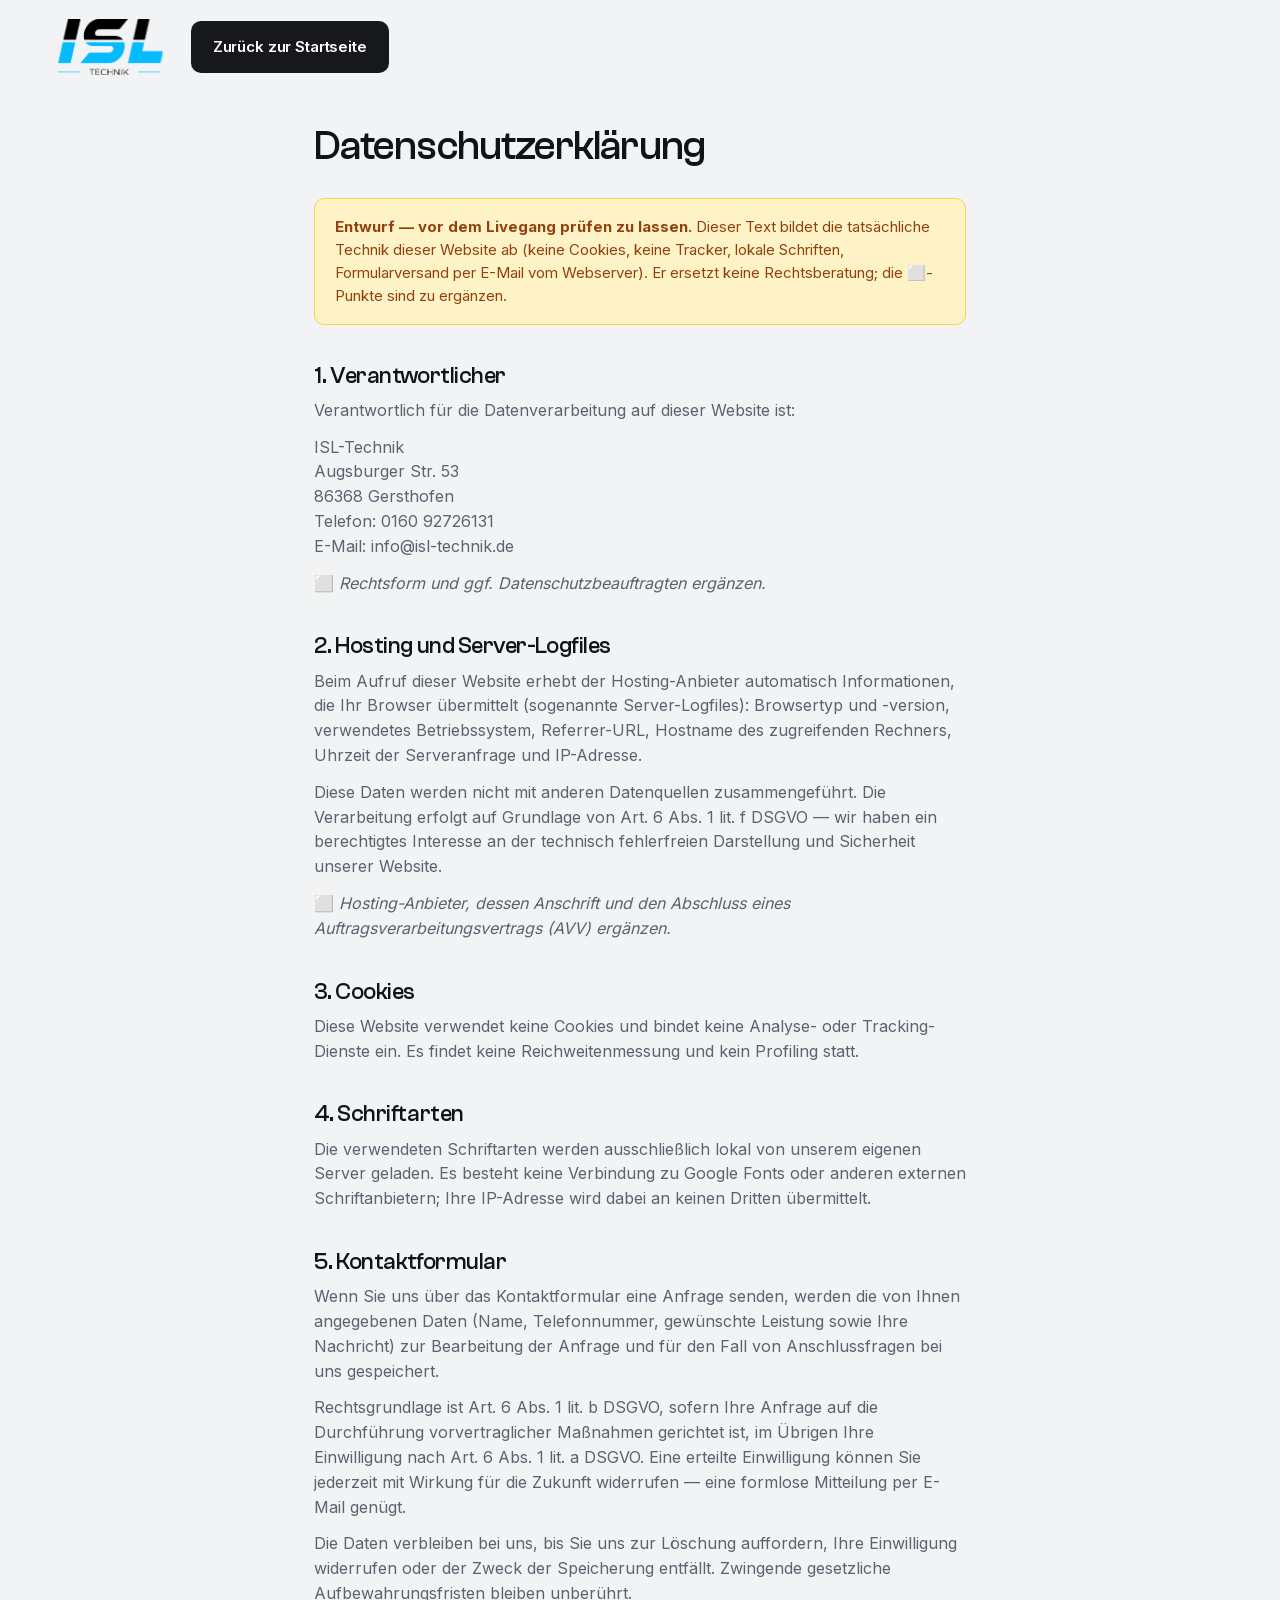
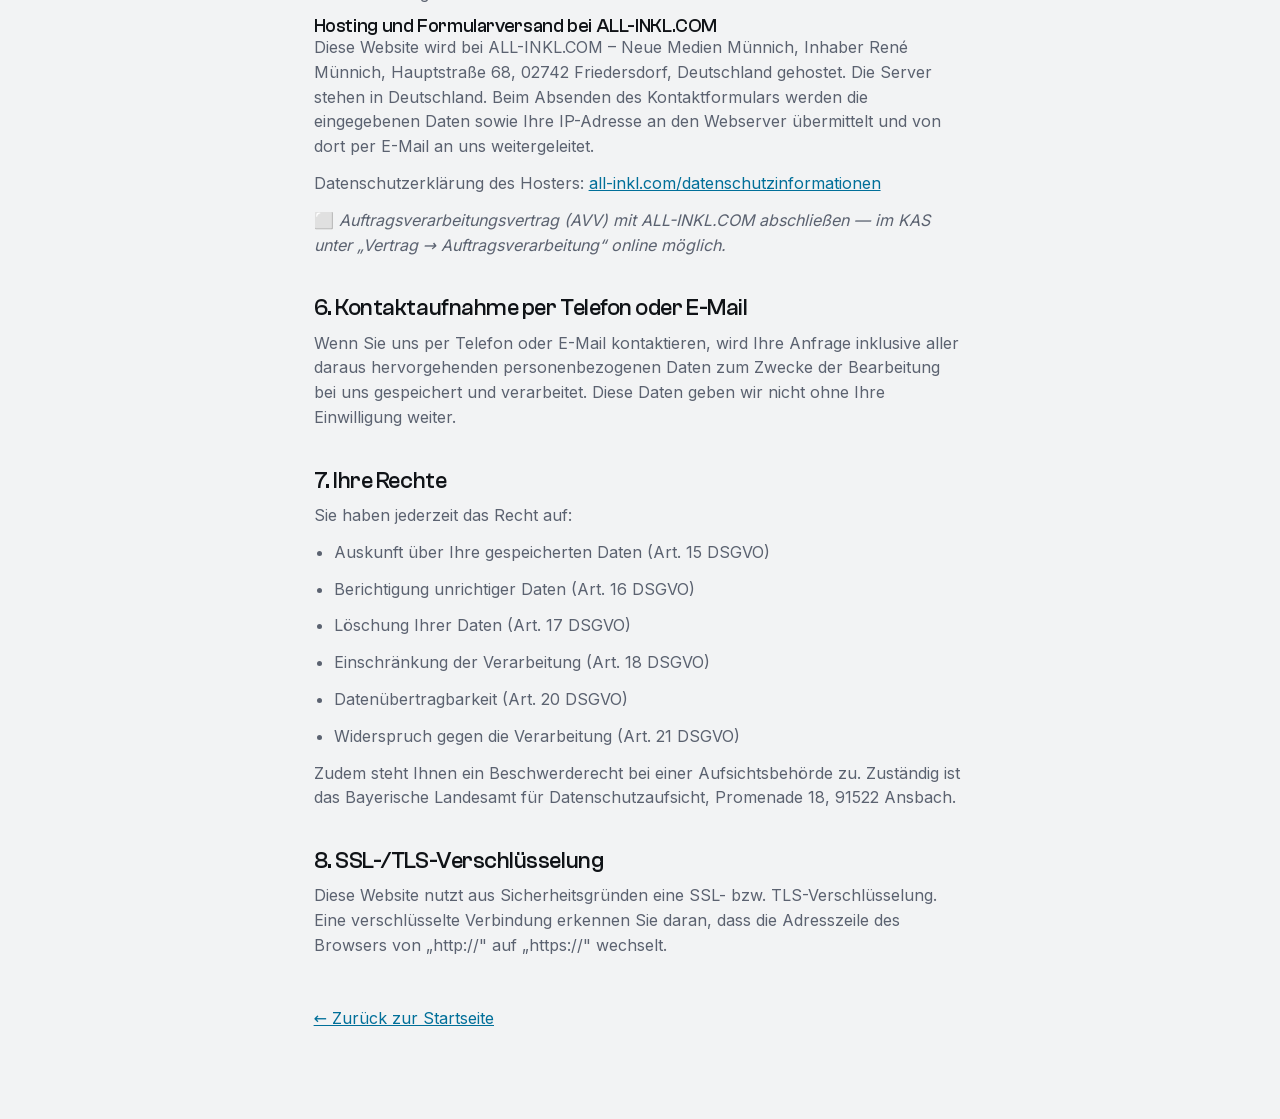
<file: datenschutz.html>
<!DOCTYPE html>
<html lang="de">
<head>
<meta charset="utf-8">
<meta name="viewport" content="width=device-width,initial-scale=1">
<title>Datenschutzerklärung | ISL-Technik</title>
<meta name="robots" content="noindex,nofollow">
<link rel="icon" type="image/png" sizes="32x32" href="img/favicon-32.png">
<link rel="stylesheet" href="css/style.css?v=104943">
</head>
<body>
<a class="skip" href="#inhalt">Zum Inhalt springen</a>
<header class="nav"><a class="nav__logo" href="index.html"><img src="img/logo.png" alt="ISL-Technik" width="900" height="479"></a>
  <a class="btn nav__cta" href="index.html">Zurück zur Startseite</a></header>

<main class="legal" id="inhalt" tabindex="-1">
  <h1>Datenschutzerklärung</h1>

  <div class="todo"><b>Entwurf — vor dem Livegang prüfen zu lassen.</b> Dieser Text bildet die
    tatsächliche Technik dieser Website ab (keine Cookies, keine Tracker, lokale Schriften,
    Formularversand per E-Mail vom Webserver). Er ersetzt keine Rechtsberatung; die ⬜-Punkte sind zu
    ergänzen.</div>

  <h2>1. Verantwortlicher</h2>
  <p>Verantwortlich für die Datenverarbeitung auf dieser Website ist:</p>
  <p>ISL-Technik<br>Augsburger Str. 53<br>86368 Gersthofen<br>
     Telefon: 0160 92726131<br>E-Mail: info@isl-technik.de</p>
  <p>⬜ <i>Rechtsform und ggf. Datenschutzbeauftragten ergänzen.</i></p>

  <h2>2. Hosting und Server-Logfiles</h2>
  <p>Beim Aufruf dieser Website erhebt der Hosting-Anbieter automatisch Informationen, die Ihr
    Browser übermittelt (sogenannte Server-Logfiles): Browsertyp und -version, verwendetes
    Betriebssystem, Referrer-URL, Hostname des zugreifenden Rechners, Uhrzeit der Serveranfrage
    und IP-Adresse.</p>
  <p>Diese Daten werden nicht mit anderen Datenquellen zusammengeführt. Die Verarbeitung erfolgt
    auf Grundlage von Art. 6 Abs. 1 lit. f DSGVO — wir haben ein berechtigtes Interesse an der
    technisch fehlerfreien Darstellung und Sicherheit unserer Website.</p>
  <p>⬜ <i>Hosting-Anbieter, dessen Anschrift und den Abschluss eines Auftragsverarbeitungs­vertrags
    (AVV) ergänzen.</i></p>

  <h2>3. Cookies</h2>
  <p>Diese Website verwendet keine Cookies und bindet keine Analyse- oder Tracking-Dienste ein.
    Es findet keine Reichweitenmessung und kein Profiling statt.</p>

  <h2>4. Schriftarten</h2>
  <p>Die verwendeten Schriftarten werden ausschließlich lokal von unserem eigenen Server geladen.
    Es besteht keine Verbindung zu Google Fonts oder anderen externen Schriftanbietern; Ihre
    IP-Adresse wird dabei an keinen Dritten übermittelt.</p>

  <h2>5. Kontaktformular</h2>
  <p>Wenn Sie uns über das Kontaktformular eine Anfrage senden, werden die von Ihnen angegebenen
    Daten (Name, Telefonnummer, gewünschte Leistung sowie Ihre Nachricht) zur Bearbeitung der
    Anfrage und für den Fall von Anschlussfragen bei uns gespeichert.</p>
  <p>Rechtsgrundlage ist Art. 6 Abs. 1 lit. b DSGVO, sofern Ihre Anfrage auf die Durchführung
    vorvertraglicher Maßnahmen gerichtet ist, im Übrigen Ihre Einwilligung nach Art. 6 Abs. 1
    lit. a DSGVO. Eine erteilte Einwilligung können Sie jederzeit mit Wirkung für die Zukunft
    widerrufen — eine formlose Mitteilung per E-Mail genügt.</p>
  <p>Die Daten verbleiben bei uns, bis Sie uns zur Löschung auffordern, Ihre Einwilligung
    widerrufen oder der Zweck der Speicherung entfällt. Zwingende gesetzliche Aufbewahrungsfristen
    bleiben unberührt.</p>

  <h3>Hosting und Formularversand bei ALL-INKL.COM</h3>
  <p>Diese Website wird bei ALL-INKL.COM – Neue Medien Münnich, Inhaber René Münnich,
    Hauptstraße 68, 02742 Friedersdorf, Deutschland gehostet. Die Server stehen in Deutschland.
    Beim Absenden des Kontaktformulars werden die eingegebenen Daten sowie Ihre IP-Adresse an den
    Webserver übermittelt und von dort per E-Mail an uns weitergeleitet.</p>
  <p>Datenschutzerklärung des Hosters:
    <a href="https://all-inkl.com/datenschutzinformationen/" rel="noopener">all-inkl.com/datenschutzinformationen</a></p>
  <p>⬜ <i>Auftragsverarbeitungsvertrag (AVV) mit ALL-INKL.COM abschließen — im KAS unter
    „Vertrag → Auftragsverarbeitung“ online möglich.</i></p>

  <h2>6. Kontaktaufnahme per Telefon oder E-Mail</h2>
  <p>Wenn Sie uns per Telefon oder E-Mail kontaktieren, wird Ihre Anfrage inklusive aller daraus
    hervorgehenden personenbezogenen Daten zum Zwecke der Bearbeitung bei uns gespeichert und
    verarbeitet. Diese Daten geben wir nicht ohne Ihre Einwilligung weiter.</p>

  <h2>7. Ihre Rechte</h2>
  <p>Sie haben jederzeit das Recht auf:</p>
  <ul>
    <li>Auskunft über Ihre gespeicherten Daten (Art. 15 DSGVO)</li>
    <li>Berichtigung unrichtiger Daten (Art. 16 DSGVO)</li>
    <li>Löschung Ihrer Daten (Art. 17 DSGVO)</li>
    <li>Einschränkung der Verarbeitung (Art. 18 DSGVO)</li>
    <li>Datenübertragbarkeit (Art. 20 DSGVO)</li>
    <li>Widerspruch gegen die Verarbeitung (Art. 21 DSGVO)</li>
  </ul>
  <p>Zudem steht Ihnen ein Beschwerderecht bei einer Aufsichtsbehörde zu. Zuständig ist das
    Bayerische Landesamt für Datenschutzaufsicht, Promenade 18, 91522 Ansbach.</p>

  <h2>8. SSL-/TLS-Verschlüsselung</h2>
  <p>Diese Website nutzt aus Sicherheitsgründen eine SSL- bzw. TLS-Verschlüsselung. Eine
    verschlüsselte Verbindung erkennen Sie daran, dass die Adresszeile des Browsers von „http://"
    auf „https://" wechselt.</p>

  <p style="margin-top:3rem"><a href="index.html">← Zurück zur Startseite</a></p>
</main>
</body>
</html>
</file>
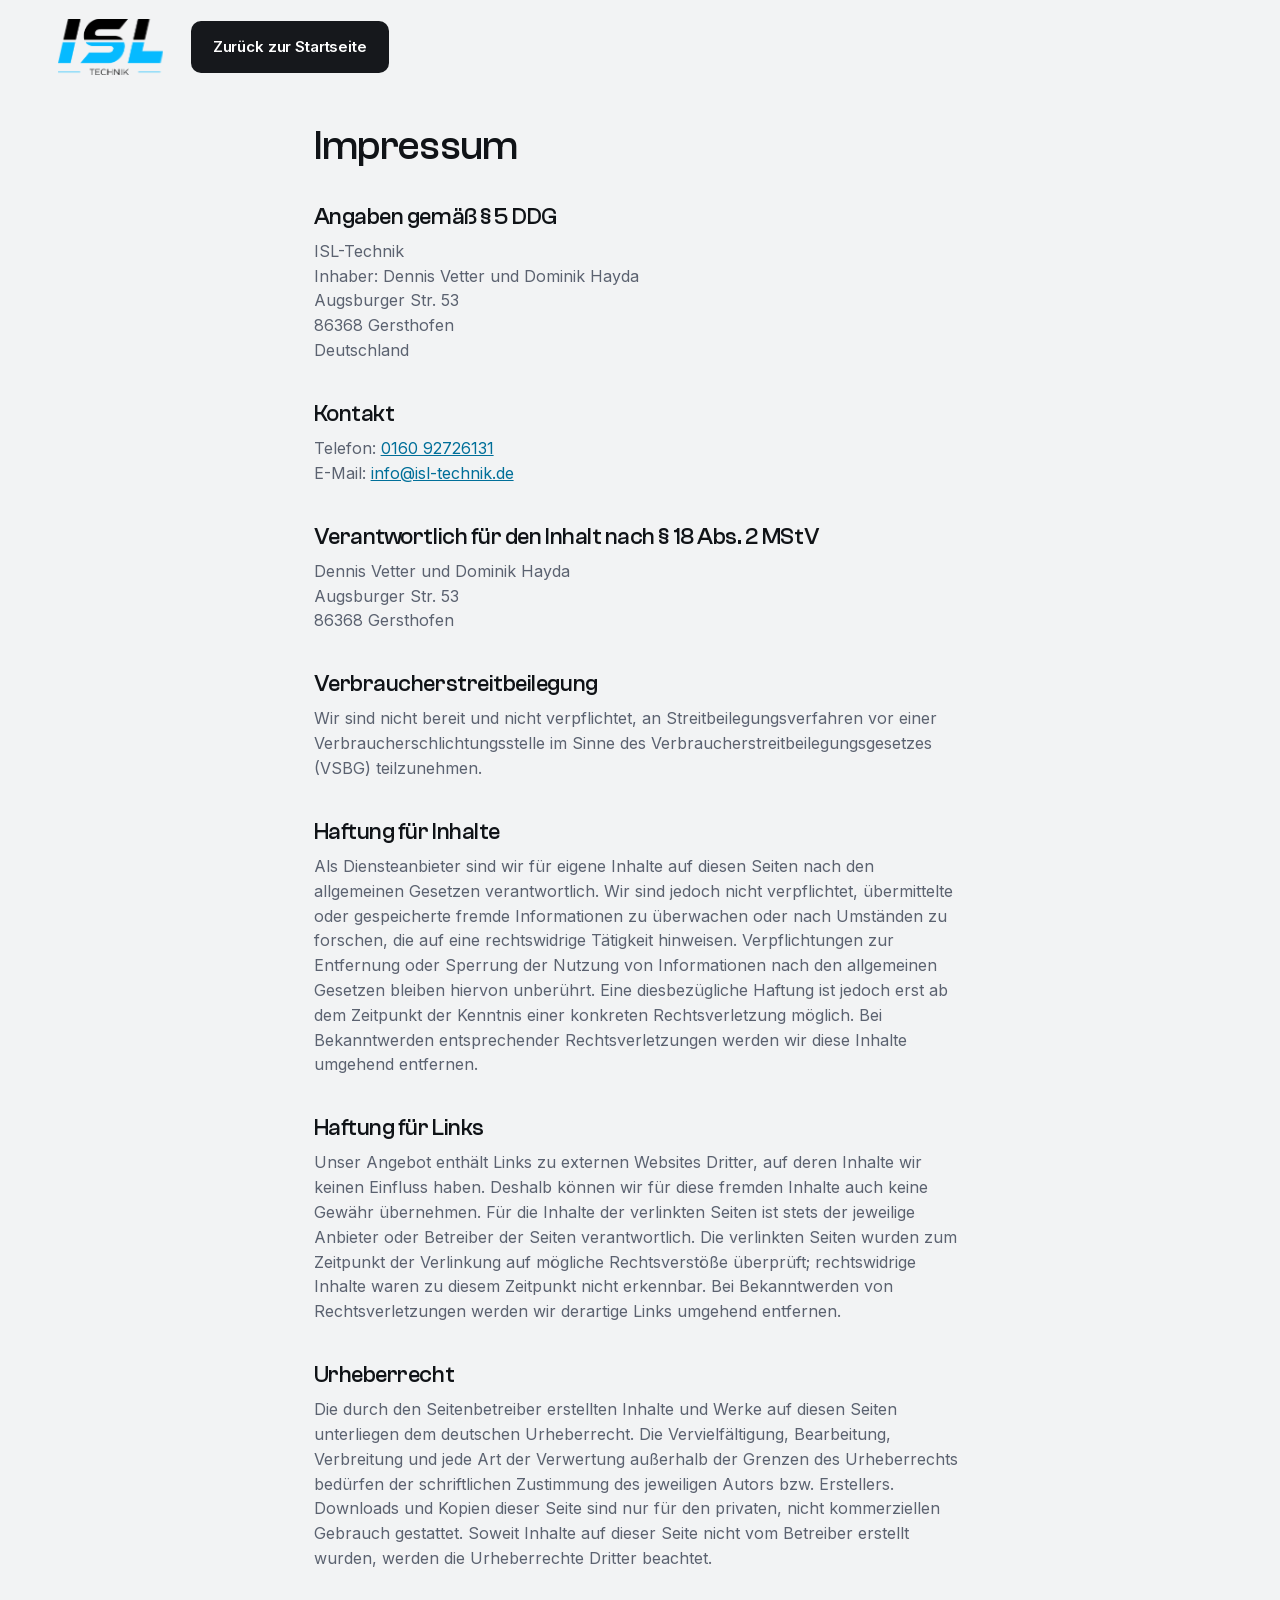
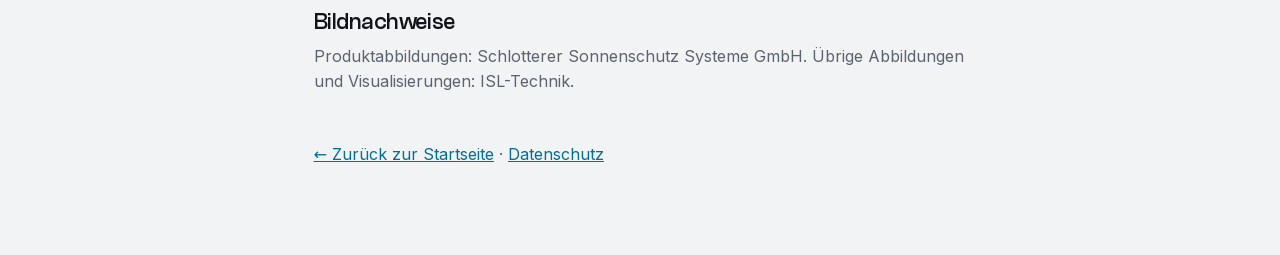
<file: impressum.html>
<!DOCTYPE html>
<html lang="de">
<head>
<meta charset="utf-8">
<meta name="viewport" content="width=device-width,initial-scale=1">
<title>Impressum | ISL-Technik</title>
<meta name="robots" content="noindex,nofollow">
<link rel="icon" type="image/png" sizes="32x32" href="img/favicon-32.png">
<link rel="stylesheet" href="css/style.css?v=104943">
</head>
<body>
<a class="skip" href="#inhalt">Zum Inhalt springen</a>
<header class="nav"><a class="nav__logo" href="index.html"><img src="img/logo.png" alt="ISL-Technik" width="900" height="479"></a>
  <a class="btn nav__cta" href="index.html">Zurück zur Startseite</a></header>

<main class="legal" id="inhalt" tabindex="-1">
  <h1>Impressum</h1>

  <h2>Angaben gemäß § 5 DDG</h2>
  <p>
    ISL-Technik<br>
    Inhaber: Dennis Vetter und Dominik Hayda<br>
    Augsburger Str. 53<br>
    86368 Gersthofen<br>
    Deutschland
  </p>

  <h2>Kontakt</h2>
  <p>
    Telefon: <a href="tel:+4916092726131">0160 92726131</a><br>
    E-Mail: <a href="mailto:info@isl-technik.de">info@isl-technik.de</a>
  </p>

  <h2>Verantwortlich für den Inhalt nach § 18 Abs. 2 MStV</h2>
  <p>
    Dennis Vetter und Dominik Hayda<br>
    Augsburger Str. 53<br>
    86368 Gersthofen
  </p>

  <h2>Verbraucherstreitbeilegung</h2>
  <p>Wir sind nicht bereit und nicht verpflichtet, an Streitbeilegungsverfahren vor einer
    Verbraucherschlichtungsstelle im Sinne des Verbraucherstreitbeilegungsgesetzes (VSBG)
    teilzunehmen.</p>

  <h2>Haftung für Inhalte</h2>
  <p>Als Diensteanbieter sind wir für eigene Inhalte auf diesen Seiten nach den allgemeinen
    Gesetzen verantwortlich. Wir sind jedoch nicht verpflichtet, übermittelte oder gespeicherte
    fremde Informationen zu überwachen oder nach Umständen zu forschen, die auf eine rechtswidrige
    Tätigkeit hinweisen. Verpflichtungen zur Entfernung oder Sperrung der Nutzung von Informationen
    nach den allgemeinen Gesetzen bleiben hiervon unberührt. Eine diesbezügliche Haftung ist
    jedoch erst ab dem Zeitpunkt der Kenntnis einer konkreten Rechtsverletzung möglich. Bei
    Bekanntwerden entsprechender Rechtsverletzungen werden wir diese Inhalte umgehend entfernen.</p>

  <h2>Haftung für Links</h2>
  <p>Unser Angebot enthält Links zu externen Websites Dritter, auf deren Inhalte wir keinen
    Einfluss haben. Deshalb können wir für diese fremden Inhalte auch keine Gewähr übernehmen.
    Für die Inhalte der verlinkten Seiten ist stets der jeweilige Anbieter oder Betreiber der
    Seiten verantwortlich. Die verlinkten Seiten wurden zum Zeitpunkt der Verlinkung auf mögliche
    Rechtsverstöße überprüft; rechtswidrige Inhalte waren zu diesem Zeitpunkt nicht erkennbar.
    Bei Bekanntwerden von Rechtsverletzungen werden wir derartige Links umgehend entfernen.</p>

  <h2>Urheberrecht</h2>
  <p>Die durch den Seitenbetreiber erstellten Inhalte und Werke auf diesen Seiten unterliegen dem
    deutschen Urheberrecht. Die Vervielfältigung, Bearbeitung, Verbreitung und jede Art der
    Verwertung außerhalb der Grenzen des Urheberrechts bedürfen der schriftlichen Zustimmung des
    jeweiligen Autors bzw. Erstellers. Downloads und Kopien dieser Seite sind nur für den
    privaten, nicht kommerziellen Gebrauch gestattet. Soweit Inhalte auf dieser Seite nicht vom
    Betreiber erstellt wurden, werden die Urheberrechte Dritter beachtet.</p>

  <h2>Bildnachweise</h2>
  <p>Produktabbildungen: Schlotterer Sonnenschutz Systeme GmbH. Übrige Abbildungen und
    Visualisierungen: ISL-Technik.</p>

  <p style="margin-top:3rem"><a href="index.html">← Zurück zur Startseite</a> · <a href="datenschutz.html">Datenschutz</a></p>
</main>
</body>
</html>
</file>
<file: css/style.css>
/* ==========================================================================
   ISL TECHNIK — OnePager
   Design-System nach Vorbild sensiq.co, umgefärbt auf das ISL-Logo (#06BAFF)
   ========================================================================== */

/* ---------- Fonts (lokal, kein CDN — DSGVO) ---------- */
@font-face{
  font-family:"Clash Grotesk";
  src:url("../fonts/ClashGrotesk-Variable.woff2") format("woff2-variations");
  font-weight:200 700; font-display:swap; font-style:normal;
}
@font-face{
  font-family:"Inter";
  src:url("../fonts/Inter-Variable.woff2") format("woff2-variations");
  font-weight:100 900; font-display:swap; font-style:normal;
}

/* ---------- Tokens ---------- */
:root{
  /* Farben — Akzent exakt aus LOGO NEU.png gemessen */
  --bg-page:#F2F3F4;
  --bg-card:#FFFFFF;
  --bg-stone:#E7E9EA;
  --bg-inverse:#16181C;
  --bg-inverse-soft:#22262C;
  --text-primary:#101317;
  --text-secondary:#5B6270;   /* 4,7:1 auf #E4E2DE (WCAG AA) */
  --text-placeholder:#6B7280; /* 4,8:1 auf Weiss */
  --text-warm:#66615A;        /* Taupe auf Warmgrau, 4,7:1 */
  --text-warm-big:#807A73;    /* nur grosse Zahlen, 3,3:1 */
  --text-on-dark:#F4F6F7;
  --text-on-dark-dim:rgba(244,246,247,.66);
  --border:#E1E4E7;
  --border-strong:#CBD1D6;
  --border-on-dark:rgba(255,255,255,.12);

  --accent:#06BAFF;
  --accent-deep:#006F99;      /* Blau fuer Text: 5,1:1 auf Seitenfarbe */
  --accent-fill:#0090C8;      /* Flaechen-Verlauf, kein Text */
  --accent-soft:rgba(6,186,255,.12);

  --glass-bg:rgba(16,19,23,.55);
  --glass-border:rgba(255,255,255,.10);
  --glass-hatch:rgba(255,255,255,.07);

  /* Raster */
  --gap:clamp(0.75rem,1.1vw,1.5rem);
  --radius:1rem;
  --radius-sm:.625rem;
  --pad-x:clamp(1.25rem,4.5vw,5rem);
  --pad-y:clamp(1.5rem,3vw,2.5rem);
  --pad-top:clamp(5rem,7vw,6.5rem);   /* Platz fuer die Nav-Leiste */
  --content-max:100rem;      /* 1600px — ab hier zentriert der Inhalt */
  --measure:38rem;           /* Lesebreite Fließtext */

  /* Kartenhöhe: dvh gegen springende URL-Leiste, vh als Fallback davor */
  --card-h:calc(100vh - var(--gap) * 2);
  --card-h:calc(100dvh - var(--gap) * 2);

  /* Easings — aus der Referenz gemessen */
  --ease-out:cubic-bezier(.16,1,.3,1);
  --ease-io:cubic-bezier(.32,.72,0,1);
  --ease-soft:cubic-bezier(.22,1,.36,1);
  --ease-in:cubic-bezier(.7,0,.84,0);
  --dur-short:.45s;
  --dur-base:.7s;

  /* Typo — nach oben gedeckelt, wie die Referenz (72px ab FullHD) */
  --fs-display:clamp(2.5rem,5vw,4.5rem);   /* 40 → 72px */
  --fs-h2:clamp(1.75rem,3.2vw,3rem);
  --fs-h3:clamp(1.25rem,1.8vw,1.625rem);
  --fs-body:clamp(1rem,1.05vw,1.125rem);
  --fs-small:.9375rem;
  --fs-caption:.8125rem;
}

/* ---------- Reset ---------- */
*,*::before,*::after{box-sizing:border-box}
html{
  -webkit-text-size-adjust:100%;
  scroll-behavior:smooth;
  /* Nav ist sticky: Ankersprünge nicht unter die Leiste schieben */
  scroll-padding-top:6rem;
}
body{
  margin:0;
  background:var(--bg-page);
  color:var(--text-primary);
  font-family:"Inter",system-ui,-apple-system,"Segoe UI",sans-serif;
  font-size:var(--fs-body);
  line-height:1.55;
  -webkit-font-smoothing:antialiased;
  overflow-x:clip;              /* Sicherheitsnetz gegen seitliches Scrollen */
}
img,picture,video,canvas{display:block;max-width:100%;height:auto}
button,input,select,textarea{font:inherit;color:inherit}
a{color:inherit;text-decoration:none}
h1,h2,h3,h4,p,figure,blockquote{margin:0}
ul,ol{margin:0;padding:0;list-style:none}

/* Deutsche Komposita: "Lichtschachtabdeckungen" darf keine Karte sprengen */
h1,h2,h3,.headline{
  font-family:"Clash Grotesk",system-ui,sans-serif;
  font-weight:500;
  line-height:.92;
  letter-spacing:-.02em;
  hyphens:auto;
  -webkit-hyphens:auto;
  overflow-wrap:anywhere;
  text-wrap:balance;
}
:focus-visible{
  outline:3px solid var(--accent);
  outline-offset:3px;
  border-radius:.25rem;
}
main:focus{outline:none}
/* Nur fuer Screenreader sichtbar (z. B. die h2 der Systeme-Karte) */
.sr-only{position:absolute;width:1px;height:1px;padding:0;margin:-1px;
  overflow:hidden;clip:rect(0 0 0 0);white-space:nowrap;border:0}
/* Skip-Link: erst beim Tabben sichtbar, springt ueber die Navigation */
.skip{position:fixed;left:var(--gap);top:var(--gap);z-index:1000;
  padding:.75rem 1.1rem;border-radius:var(--radius-sm);
  background:var(--bg-inverse);color:#fff;font-weight:600;font-size:.9375rem;
  transform:translateY(-200%);transition:transform .2s var(--ease-out)}
.skip:focus-visible{transform:none}

/* ---------- Bausteine ---------- */
.eyebrow{
  font-size:var(--fs-caption);
  letter-spacing:.08em;
  text-transform:uppercase;
  font-weight:600;
  color:var(--text-secondary);
}
.lead{
  font-size:clamp(1rem,1.25vw,1.25rem);
  color:var(--text-secondary);
  max-width:var(--measure);
}
.on-dark .eyebrow,.on-dark .lead{color:var(--text-on-dark-dim)}
.on-dark{color:var(--text-on-dark)}

.btn{
  display:inline-flex;align-items:center;gap:.5rem;
  height:3.25rem;padding:0 1.375rem;
  border:0;border-radius:.625rem;
  background:var(--bg-inverse);color:#fff;
  font-weight:600;font-size:.9375rem;letter-spacing:-.01em;
  cursor:pointer;white-space:nowrap;
  transition:background-color .2s var(--ease-out),transform .2s var(--ease-out);
}
.btn:hover{background:#000;transform:translateY(-1px)}
.btn .chev{transition:transform .45s var(--ease-out)}
.btn:hover .chev{transform:translateX(.375rem)}
.btn--accent{background:var(--accent);color:#04222E}
.btn--accent:hover{background:var(--accent-deep);color:#fff}
.btn--ghost{background:transparent;color:inherit;box-shadow:inset 0 0 0 1px var(--border-strong)}
.btn--ghost:hover{background:rgba(0,0,0,.04);transform:none}
.on-dark .btn--ghost{box-shadow:inset 0 0 0 1px var(--border-on-dark)}
.on-dark .btn--ghost:hover{background:rgba(255,255,255,.08)}

/* Inhaltsbreite: Karte wird breit, Text nicht (Referenz-Regel) */
.inner{
  width:100%;max-width:var(--content-max);
  margin-inline:auto;padding-inline:var(--pad-x);
}

/* ---------- Karten-Layout ----------
   Alle Karten sind Geschwister im selben Container und laufen im normalen
   Fluss — wie in der Referenz schiebt jede Sektion die vorige vollstaendig
   aus dem Bild. Nur #hero, #systeme und #stimmen kleben am Desktop (siehe
   Media-Block unten). Die .spacer liefern den Scrollweg der gepinnten
   Karten; ueber sie laeuft --p.                                              */
.stack{position:relative}
.card{
  position:relative;
  margin-inline:var(--gap);
  min-height:var(--card-h);
}
.card + .card,.spacer + .card{margin-top:var(--gap)}
/* .pinwrap begrenzt gepinnte Karten (#systeme, #stimmen): das Sticky endet
   am Wrapper-Boden, danach schiebt der normale Fluss die Karte raus. */
.pinwrap{position:relative}
.card + .pinwrap,.spacer + .pinwrap,.pinwrap + .card,.pinwrap + .pinwrap{margin-top:var(--gap)}
/* Alles nach dem Hero bekommt einen deckenden Grund: der Hero klebt dahinter
   und soll nur im oberen Uebergang sichtbar sein, nicht in den Kartenfugen. */
.stack__rest{position:relative;background:var(--bg-page)}
.spacer + .stack__rest{margin-top:var(--gap)}
.spacer{display:none}
.pin{
  min-height:var(--card-h);
  border-radius:var(--radius);
  overflow:hidden;
  isolation:isolate;
  background:var(--bg-card);
  display:flex;flex-direction:column;justify-content:center;
}
/* Farbdramaturgie nach Referenz:
   Radius bekommt nur, wer sich farblich vom Grund abhebt.
   Karten in Grundfarbe laufen randlos ineinander — der Uebergang verschwindet. */
.card--ground .pin{background:var(--bg-page);border-radius:0}
.card--white  .pin{background:var(--bg-card)}
.card--tint   .pin{background:var(--bg-stone)}
.card--ink    .pin{background:var(--bg-inverse-soft);color:var(--text-on-dark)}
.card--dark   .pin{background:var(--bg-inverse);color:var(--text-on-dark)}

/* Desktop: normaler Fluss wie die Referenz — jede Sektion schiebt die
   vorige vollstaendig aus dem Bild, nichts legt sich ueber sichtbaren
   Inhalt. Nur drei Sektionen kleben, weil dort eine scrollgetriebene
   Inszenierung Scrollweg braucht (Referenz: hero, overview, testimonials):
   #hero (Schutz faehrt zu), #systeme (Schritt-Durchlauf), #stimmen (Zitate).
   Deren Spacer liefern den Scrollweg; danach schiebt sich die naechste
   Sektion darueber. Umschaltpunkt aus der Referenz gemessen: 820–1280px. */
@media (min-width:64rem) and (min-height:43.75rem){
  #hero,#systeme,#insektenschutz,#lichtschacht,#stimmen{
    position:sticky;
    top:var(--gap);
    height:var(--card-h);
    min-height:0;
  }
  /* Pins muessen ihre Karte immer voll ausfuellen — sonst scheint der
     dahinter klebende Hero durch (spezifischer als .faq__pin{min-height:0}) */
  .card .pin{min-height:var(--card-h)}
  #hero .pin,#systeme .pin,#insektenschutz .pin,#lichtschacht .pin,#stimmen .pin{height:100%;min-height:0}
  .spacer{display:none}
  .spacer[data-for="hero"],.spacer[data-for="systeme"],.spacer[data-for="insektenschutz"],.spacer[data-for="lichtschacht"],.spacer[data-for="stimmen"]{
    display:block;height:calc(var(--sc,0) * var(--card-h))}
  .stack{padding-bottom:var(--gap)}
  /* Footer schiebt sich als letztes ueber den Stapel */
  .footer{position:relative;z-index:2}
}
/* Ohne Stack: Karten wachsen mit ihrem Inhalt, nichts wird abgeschnitten */
@media (max-width:63.99rem),(max-height:43.75rem){
  .card{height:auto !important;min-height:0}
  .pin{height:auto;min-height:0;padding-block:clamp(3rem,8vw,4.5rem)}
}

/* ---------- Einblendungen ---------- */
.reveal{
  opacity:0;transform:translateY(.75rem);
  transition:opacity var(--dur-base) var(--ease-out),transform var(--dur-base) var(--ease-out);
  transition-delay:var(--d,0s);
}
.reveal.is-in{opacity:1;transform:none}

@media (prefers-reduced-motion:reduce){
  html{scroll-behavior:auto}
  *,*::before,*::after{
    animation-duration:.01ms !important;animation-iteration-count:1 !important;
    transition-duration:.01ms !important;scroll-behavior:auto !important;
  }
  .reveal{opacity:1;transform:none}
}

/* ==========================================================================
   NAVIGATION — kollabiert beim Scrollen (wie Referenz)
   ========================================================================== */
.nav{
  position:fixed;top:0;left:0;right:0;z-index:60;
  display:flex;align-items:center;gap:.5rem;
  height:5rem;padding:var(--gap) var(--pad-x) 0;
  background:transparent;pointer-events:none;
  transition:height .45s var(--ease-out);
}
.nav > *{pointer-events:auto}
.nav__logo{display:flex;align-items:center;flex-shrink:0;margin-right:.9rem}
.nav__logo img{height:3.5rem;width:auto;transform:translateZ(0);backface-visibility:hidden}
@media (max-width:30rem){.nav__logo img{height:2.75rem}}
/* dunkles Home-Quadrat neben der Wortmarke (Referenz) */
.nav__home{flex:0 0 auto;width:4rem;height:4rem;border-radius:.625rem;
  background:var(--bg-inverse);color:#fff;
  display:grid;place-items:center;transition:background-color .2s}
.nav__home:hover{background:var(--bg-inverse-soft)}
/* weiße Leiste ueber die volle Restbreite: Links + Telefon + CTA.
   Kollaps wie sensiq.co (live gemessen): die Leiste faehrt ihre BREITE
   mit ~0.9s starkem Ease-out zusammen — die rechte Kante gleitet nach
   links, bis nur ein 4rem-Quadrat uebrig bleibt, in dem der Burger
   einblendet. Kein Fade der ganzen Leiste. */
.nav__bar{
  flex:1 1 0%;min-width:4rem;height:4rem;
  display:flex;align-items:center;
  background:var(--bg-card);border-radius:.625rem;
  padding-right:.5rem;overflow:hidden;
  transition:flex-grow .9s cubic-bezier(.16,1,.3,1),
             flex-basis .9s cubic-bezier(.16,1,.3,1);
}
.nav__bar > *{transition:opacity .3s var(--ease-out)}
.nav__links{display:flex;align-items:stretch;height:100%}
.nav__links a{
  display:flex;align-items:center;
  padding:0 1.4rem;font-size:.9375rem;font-weight:500;
  white-space:nowrap;
  box-shadow:inset -1px 0 0 var(--border);
  transition:background-color .2s,color .2s;
}
.nav__links a:hover{background:var(--bg-stone);color:var(--accent-deep)}
.nav__tel{margin-left:auto;width:2.75rem;height:2.75rem;border-radius:.5rem;
  display:grid;place-items:center;transition:background-color .2s}
.nav__tel:hover{background:var(--bg-stone)}
.nav__tel svg{width:1.3rem;height:1.3rem}
.nav__tel--m{display:none}
.nav__cta{margin-left:.35rem}
/* Burger liegt deckungsgleich ueber der linken Kante der Leiste (negative
   Marge frisst Breite + Flex-Gap) und blendet erst ein, wenn die Leiste
   fast auf das Quadrat zusammengefahren ist */
.nav__burger{
  display:inline-flex;align-items:center;justify-content:center;
  flex:0 0 auto;width:4rem;height:4rem;border-radius:.625rem;
  margin-right:calc(-4rem - .5rem);position:relative;z-index:1;
  background:transparent;border:0;cursor:pointer;
  opacity:0;pointer-events:none;
  transition:opacity .3s var(--ease-out);
}
.nav__burger span{display:block;width:1.125rem;height:2px;background:currentColor;
  box-shadow:0 6px 0 currentColor,0 -6px 0 currentColor}

/* Kollabierter Zustand: Inhalt blendet schnell aus, die Leiste faehrt
   auf das Burger-Quadrat zusammen, der Burger erscheint mit Verzoegerung */
.nav.is-collapsed .nav__bar{flex:0 0 4rem}
.nav.is-collapsed .nav__bar > *{opacity:0;pointer-events:none}
.nav.is-collapsed .nav__burger{opacity:1;pointer-events:auto;transition-delay:.4s}

/* Mobiles Panel */
.nav__panel{
  position:fixed;inset:5rem var(--gap) auto;z-index:59;
  background:var(--bg-card);border-radius:var(--radius);
  padding:.5rem;box-shadow:0 24px 60px rgba(0,0,0,.16);
  display:none;
}
.nav__panel.is-open{display:block}
.nav__panel a{display:block;padding:.95rem 1.1rem;font-weight:500;border-radius:.5rem}
.nav__panel a:hover{background:var(--bg-stone)}

/* Unterhalb Desktop: wie die mobile Referenz — Wortmarke links,
   rechts Telefon-Icon + Burger; Leiste, CTA und Home-Quadrat entfallen */
@media (max-width:63.99rem){
  .nav__bar,.nav__home{display:none}
  .nav__burger{display:inline-flex;order:2;margin-right:0;
    opacity:1;pointer-events:auto;background:var(--bg-card);
    width:3rem;height:3rem}
  .nav__tel--m{display:grid;margin-left:auto}
}

/* ==========================================================================
   HERO — Gewebe fährt beim Scrollen zu
   ========================================================================== */
.hero .pin{padding:0}

/* ==========================================================================
   HERO — Hausfassade mit zwei bedienbaren Öffnungen
   Links Terrassentür (Schiebeelement, waagerecht), rechts Fenster (Plissee,
   senkrecht). Beide folgen der Maus. Zonen am Bild ausgemessen:
     Fenster  x 59.64–79.22 %   y 37.41–60.91 %
     Tür      x 22.71–43.70 %   y 37.59–77.71 %
   ========================================================================== */

/* Gemeinsame Zonenbasis — die Prozentwerte stammen aus der Bildvermessung */

/* Gewebe — gemeinsame Optik für Plissee und Schiebeelement:
   durchscheinend, feine Maschen, kein Rollladen. */
/* Plissee: von oben, mit Faltenstruktur die sich beim Ausfahren streckt */
/* Schiebeelement: von rechts nach links */

/* Dezenter Hinweis, welche Zone gerade bedient wird */

/* Aufhellung für den Text — oben stark, unten offen, damit die Öffnungen frei bleiben */

@media (prefers-reduced-motion:reduce){ }

.hero__inner{position:relative;z-index:3;width:100%;padding-block:var(--pad-y)}
.hero h1{font-size:var(--fs-display);margin:.75rem 0 1rem}
.hero__cta{margin-top:1.75rem;display:flex;gap:.75rem;flex-wrap:wrap}
.hero__inner{padding-block:var(--pad-top) var(--pad-y)}
.hero h1{margin:.4rem 0 0;font-size:clamp(1.9rem,3.7vw,3.1rem);line-height:.96}
.hero__cta{margin-top:.75rem}
.hero__cta .btn{height:2.75rem;padding:0 1.1rem;font-size:.875rem}
.hero__chips{display:flex;gap:.625rem;width:min(34rem,62%);margin-top:auto}
.hero__chips .glass{flex:1}
@media (max-width:60rem){
  .hero__chips{width:100%;flex-direction:column}
}
@media (max-width:60rem){
  .hero__grid{grid-template-columns:1fr}
  .hero__chips{justify-self:start;width:min(22rem,100%);margin-top:2rem}
}

/* Scroll-Hinweis */

.hero__cue i{display:block;width:1px;height:1.75rem;background:currentColor;opacity:.4;
  animation:cue 2.4s var(--ease-io) infinite}
@keyframes cue{0%,100%{transform:scaleY(.35);transform-origin:top}50%{transform:scaleY(1);transform-origin:top}}
@media (max-height:43.75rem){.hero__cue{display:none}}

/* ==========================================================================
   GLAS-DATENKARTEN — das Signature-Element der Referenz
   ========================================================================== */
.glass{
  background:var(--glass-bg);
  border:1px solid var(--glass-border);
  border-radius:.875rem;
  padding:.875rem 1rem;
  color:#fff;
  -webkit-backdrop-filter:blur(14px) saturate(1.2);
  backdrop-filter:blur(14px) saturate(1.2);
  box-shadow:0 1.25rem 2.5rem rgba(0,0,0,.22);
}
.glass__top{display:flex;align-items:center;justify-content:space-between;gap:.75rem}
.glass__label{
  font-size:.6875rem;letter-spacing:.09em;text-transform:uppercase;font-weight:600;
  color:rgba(255,255,255,.62);
}
.glass__badge{
  font-size:.6875rem;font-weight:600;padding:.2rem .5rem;border-radius:999px;
  border:1px solid var(--accent);color:var(--accent);white-space:nowrap;
}
.glass__value{font-family:"Clash Grotesk",sans-serif;font-size:1.5rem;font-weight:500;
  letter-spacing:-.02em;line-height:1.1;margin-top:.35rem}
.glass__value small{font-size:.75em;opacity:.7;font-weight:400}
.glass__bar{
  position:relative;height:.5rem;margin-top:.7rem;border-radius:999px;overflow:hidden;
  background:repeating-linear-gradient(115deg,var(--glass-hatch) 0 .25rem,transparent .25rem .5rem),
             rgba(255,255,255,.07);
}
.glass__fill{
  position:absolute;inset:0 auto 0 0;border-radius:999px;
  background:linear-gradient(90deg,var(--accent),var(--accent-fill));
  width:var(--fill,0%);
  transition:width 1.1s var(--ease-out);
}
.glass__meta{display:flex;gap:1.25rem;margin-top:.75rem}
.glass__meta div{flex:1}
.glass__meta b{display:block;font-family:"Clash Grotesk",sans-serif;font-size:1.0625rem;font-weight:500}

/* Helle Variante — nur dort, wo die Karte NICHT ueber einem Foto liegt.
   Ueber Fotos bleibt die dunkle Glasflaeche (Hero, Team, Pollenschutz, CTA). */
#sysCards .glass{
  background:rgba(255,255,255,.72);
  border-color:rgba(6,186,255,.35);  /* zarte Akzent-Einfassung wie die Empfehlungskarte der Referenz */
  color:var(--text-primary);
  box-shadow:0 1rem 2rem rgba(16,19,23,.07);
}
#sysCards .glass .glass__label{color:var(--text-secondary)}
#sysCards .glass .glass__badge{color:var(--accent-deep);border-color:var(--accent)}
#sysCards .glass .glass__bar{
  background:repeating-linear-gradient(115deg,rgba(16,19,23,.06) 0 .25rem,transparent .25rem .5rem),rgba(16,19,23,.05)}

/* ==========================================================================
   PRODUKTE — eine gepinnte Karte, 7 Systeme laufen durch
   Entspricht der ring-section der Referenz (dort 3 Schritte über 6 Viewports)
   ========================================================================== */
.systems{}
.systems__pin{padding-top:var(--pad-top) !important;
  width:100%;
  display:grid;grid-template-columns:minmax(0,1fr);
  grid-template-rows:auto minmax(0,1fr) auto;
  justify-content:stretch;align-content:stretch;justify-items:stretch;
  padding:var(--pad-y) var(--pad-x) 1.5rem;
  gap:1rem;
}
/* Fortschrittslinien oben — eine je System */
.systems__progress{display:flex;gap:.5rem;align-items:center}
.systems__bar{
  position:relative;flex:1;height:2px;border-radius:2px;
  background:rgba(6,186,255,.30);overflow:hidden;
}
.systems__bar i{
  position:absolute;inset:0;
  background:var(--accent);border-radius:2px;
  transform:scaleX(0);transform-origin:left center;
  /* keine transition — der geglaettete Scroll-Wert treibt den Balken direkt */
}
.systems__stage{position:relative;min-height:0;height:100%}
.systems__shot{
  position:absolute;inset:0;
  display:flex;align-items:center;justify-content:center;
  opacity:0;transform:scale(1.03);
  transition:opacity .55s var(--ease-out),transform .8s var(--ease-out);
}
.systems__shot.is-active{opacity:1;transform:none}
.systems__shot img{
  max-height:100%;width:auto;max-width:100%;object-fit:contain;
  border-radius:.75rem;
}
/* Produktclip: wird beim Scrollen durchgescrubbt (Mechanik wie der drehende
   Ring der Referenz). Das Foto bleibt im Markup und traegt, solange der Clip
   nicht laeuft — bei reduzierter Bewegung, Datensparmodus oder ohne JS.
   Freistellung wie der Ring der Referenz: der Studio-Grauton wird per
   brightness auf Weiss gehoben, die Raender per Maske weich ausgeblendet —
   das Produkt schwebt dadurch frei auf der weissen Karte. */
.systems__clip{
  max-height:100%;width:auto;max-width:100%;object-fit:contain;
  display:block;
  filter:brightness(1.1);
  -webkit-mask-image:linear-gradient(to right,transparent,#000 10%,#000 90%,transparent),
                     linear-gradient(to bottom,transparent,#000 10%,#000 90%,transparent);
  -webkit-mask-composite:source-in;
  mask-image:linear-gradient(to right,transparent,#000 10%,#000 90%,transparent),
             linear-gradient(to bottom,transparent,#000 10%,#000 90%,transparent);
  mask-composite:intersect;
}
.systems__shot.has-clip img{display:none}
/* Bis der Clip geladen ist, bleibt sein Element unsichtbar (sonst stuende
   sein Poster neben dem Bild) — das Poster traegt solange das <img>, mit
   derselben Freistellung wie der Clip, damit der Wechsel unsichtbar bleibt. */
.systems__shot:not(.has-clip) .systems__clip{display:none}
.systems__shot img.systems__poster{border-radius:0;filter:brightness(1.1);
  -webkit-mask-image:linear-gradient(to right,transparent,#000 10%,#000 90%,transparent),
                     linear-gradient(to bottom,transparent,#000 10%,#000 90%,transparent);
  -webkit-mask-composite:source-in;
  mask-image:linear-gradient(to right,transparent,#000 10%,#000 90%,transparent),
             linear-gradient(to bottom,transparent,#000 10%,#000 90%,transparent);
  mask-composite:intersect}
/* Fuss wie in der Referenz: grosse Headline links, eingefasste Info-Kachel
   rechts. Die Linie unter der Headline laeuft als ein durchgehender Pfad
   weiter — hoch am linken Kachelrand, Radius oben links, Oberkante bis an
   den rechten Kartenrand. */
.systems__foot{
  display:grid;grid-template-columns:minmax(0,1.15fr) minmax(0,.85fr);
  gap:0;align-items:stretch;
}
.systems__copy{
  position:relative;min-height:15rem;
  /* zarte Akzent-Linie wie der Pfad der Pollenschutz-Sektion */
  border-bottom:1px solid rgba(6,186,255,.35);
  padding:0 2.5rem 1.5rem 0;
}
.systems__text{
  position:absolute;inset:auto 2.5rem 1.5rem 0;
  opacity:0;transform:translateY(.5rem);
  transition:opacity .5s var(--ease-out),transform .5s var(--ease-out);
  pointer-events:none;
}
.systems__text.is-active{opacity:1;transform:none;pointer-events:auto}
.systems__text h3{font-size:var(--fs-display);line-height:1;margin:.65rem 0 .75rem;
  /* nur der gesetzte &shy;-Trennpunkt, keine Automatik — sonst bricht
     "Lichtschachtabdeckung" an falscher Stelle */
  hyphens:manual;-webkit-hyphens:manual}
.systems__text p{color:var(--text-secondary);max-width:30rem}
.systems__card{
  position:relative;min-height:11.5rem;
  border-top:1px solid rgba(6,186,255,.35);
  border-left:1px solid rgba(6,186,255,.35);
  border-top-left-radius:1.5rem;
  margin-right:calc(-1 * var(--pad-x));
  padding:1.75rem var(--pad-x) 1.25rem 1.75rem;
}
.systems__card .glass{position:absolute;inset:auto var(--pad-x) 1.25rem 1.75rem;opacity:0;transform:translateY(.5rem);
  transition:opacity .5s var(--ease-out),transform .5s var(--ease-out)}
.systems__card .glass.is-active{opacity:1;transform:none}

@media (max-width:60rem){
  .systems__foot{grid-template-columns:1fr}
  .systems__copy{min-height:12rem;border-bottom:0;padding:0}
  .systems__text{inset:auto auto 0 0}
  .systems__card{min-height:0;margin:1rem 0 0;border:0;border-radius:0;padding:0}
  .systems__card .glass{position:relative;inset:auto}
}


/* ==========================================================================
   GEWEBE-MAKRO — zentrierte Buehne wie die "Heart health"-Sektion der
   Referenz: Makro-Band oben mit Linie darunter, Display-Headline,
   Messband-Grafik mit Gewebeprobe und live tickendes Aufmass.
   Kartenfarbe = gemessener Hintergrund des Makros (#e2e1dd), damit das
   Bild nahtlos in der Karte aufgeht; die Raender werden weich maskiert.
   ========================================================================== */
.macro .pin{background:#E4E2DE}
/* ---------- Masssektion nach Referenz „Built for peak accuracy" ----------
   Dunkle Vollflaeche in tiefem Marken-Petrol (aus dem Akzentblau abgeleitet),
   wenige feine Vertikallinien, Bild mittig, Headline ueberlappt links,
   Copy + Button rechts. */
.card--brandink .pin{background:#14252F;color:var(--text-on-dark)}
.measure__pin{position:relative;display:flex;flex-direction:column;overflow:hidden;
  padding:var(--pad-top) var(--pad-x) var(--pad-y)}
.measure__lines{position:absolute;inset:0;pointer-events:none;
  background:
    linear-gradient(rgba(255,255,255,.07),rgba(255,255,255,.07)) 33.3% 0/1px 100% no-repeat,
    linear-gradient(rgba(255,255,255,.07),rgba(255,255,255,.07)) 66.6% 0/1px 100% no-repeat}
.measure__stage{position:relative;flex:1;display:grid;place-items:center;min-height:0}
.measure__media{position:relative;width:min(66%,58rem);margin:0}
.measure__media img{display:block;width:100%;height:clamp(16rem,52vh,30rem);
  object-fit:cover;object-position:50% 45%;border-radius:.375rem}
/* dunkler Scrim an den Bildflanken: dort liegen Headline und Copy lesbar
   auf dem hellen Produktfoto (die Referenz hat diese Zonen im Foto selbst) */
.measure__media::after{content:"";position:absolute;inset:0;border-radius:.375rem;
  background:linear-gradient(90deg,rgba(10,22,29,.62),transparent 38% 68%,rgba(10,22,29,.5))}
.measure__title{position:absolute;left:0;top:50%;transform:translateY(-50%);z-index:2;
  color:#fff;font-size:var(--fs-display);line-height:1.02;margin:0}
.measure__aside{position:absolute;right:0;top:40%;z-index:2;
  width:clamp(13rem,calc((100% - min(66%,58rem))/2 + 4rem),19rem)}
.measure__aside p{color:#fff;font-size:1.0625rem;line-height:1.5;margin:0 0 1.25rem}
.btn--onink{background:#fff;color:var(--bg-inverse)}
.btn--onink:hover{background:#EDF1F3;transform:translateY(-1px)}
/* Scroll-Cue: Pfeil unten mittig, wie in der Referenz */
.measure__cue{position:absolute;left:50%;bottom:1.25rem;transform:translateX(-50%);z-index:3;
  display:flex;align-items:center;justify-content:center;width:2.75rem;height:2.75rem;
  border-radius:50%;color:#fff;box-shadow:inset 0 0 0 1px rgba(255,255,255,.35);
  animation:cueBob 2.2s ease-in-out infinite}
.measure__cue:hover{box-shadow:inset 0 0 0 1px rgba(255,255,255,.7)}
@keyframes cueBob{0%,100%{transform:translate(-50%,0)}50%{transform:translate(-50%,.4rem)}}
@media (prefers-reduced-motion:reduce){.measure__cue{animation:none}}
/* Desktop: Sektion pinnt, das Bild waechst mit --p von der Kartengroesse
   bis full-bleed — wie die Referenz („oeffnet sich und fuellt sich auf") */
@media (min-width:64rem) and (min-height:43.75rem){
  /* Stage ohne eigenen Positionskontext: das Bild dehnt sich bis zur
     Kartenkante aus (Anker ist der Pin), Texte haengen an den Pin-Raendern */
  .measure__stage{position:static}
  .measure__pin .eyebrow{position:relative;z-index:2}
  .measure__title,.measure__aside{position:absolute;z-index:2}
  .measure__title{left:var(--pad-x)}
  .measure__aside{right:var(--pad-x)}
  .measure__media{position:absolute;inset:0;margin:auto;z-index:0;
    --t:clamp(0,(var(--p,0) - .08)/.72,1);
    width:calc((66 + 34*var(--t))*1%);
    height:calc(clamp(16rem,52vh,30rem)*(1 - var(--t)) + 100%*var(--t))}
  .measure__media img{height:100%;border-radius:calc(.375rem*(1 - var(--t)))}
  .measure__media::after{border-radius:calc(.375rem*(1 - var(--t)))}
}
/* Unter Desktopbreite: gestapelt statt ueberlappt, ohne Aufweitung */
@media (max-width:63.99rem),(max-height:43.75rem){
  .measure__stage{display:flex;flex-direction:column;align-items:flex-start;gap:1.5rem}
  .measure__media{width:100%}
  .measure__media img{height:clamp(12rem,38vh,18rem)}
  .measure__title,.measure__aside{position:static;transform:none;width:auto}
  .measure__cue{display:none}
}

.macro__pin{position:relative;padding-top:var(--pad-top) !important;
  display:flex;flex-direction:column;align-items:center;justify-content:center;
  gap:clamp(.8rem,1.7vh,1.4rem);
  padding:var(--pad-y) var(--pad-x);text-align:center;overflow:hidden}
/* feine vertikale Haarlinien hinter dem Makro — Textur wie in der Referenz */
.macro__lines{position:absolute;inset:0 0 auto 0;height:58%;pointer-events:none;
  background:repeating-linear-gradient(90deg,rgba(16,19,23,.045) 0 1px,transparent 1px 12px);
  -webkit-mask-image:linear-gradient(#000 55%,transparent);
  mask-image:linear-gradient(#000 55%,transparent)}
.macro__media{position:relative;width:min(62rem,100%);margin:0;overflow:hidden;
  border-bottom:1px solid rgba(16,19,23,.16)}
.macro__media img{display:block;width:100%;height:clamp(13rem,36vh,23rem);
  object-fit:cover;object-position:50% 38%;
  transform:scale(calc(.96 + .08 * var(--p,0)));transform-origin:50% 100%;
  will-change:transform;
  -webkit-mask-image:linear-gradient(to right,transparent,#000 6%,#000 94%,transparent),
                     linear-gradient(to bottom,transparent,#000 9%,#000 100%);
  -webkit-mask-composite:source-in;
  mask-image:linear-gradient(to right,transparent,#000 6%,#000 94%,transparent),
             linear-gradient(to bottom,transparent,#000 9%,#000 100%);
  mask-composite:intersect}
.macro__pin h2{font-size:var(--fs-display);line-height:1.02;margin:0}
.macro__pin .lead{max-width:40rem;margin-inline:auto}
/* Messband: Skalenstriche links und rechts, in der Mitte eine Gewebeprobe —
   das Pendant zu Waveform + Herz der Referenz */
.macro__viz{display:flex;align-items:center;justify-content:center;gap:1.25rem;
  width:min(46rem,100%)}
.macro__ticks{flex:1;height:1.6rem;
  background:
    repeating-linear-gradient(90deg,rgba(16,19,23,.26) 0 1px,transparent 1px 6px) 50% 50%/100% 55% no-repeat,
    repeating-linear-gradient(90deg,rgba(16,19,23,.34) 0 1px,transparent 1px 30px) 50% 50%/100% 100% no-repeat}
.macro__swatch{flex:0 0 auto;width:2.9rem;height:2.9rem;border-radius:.8rem;
  background:
    repeating-linear-gradient(90deg,rgba(16,19,23,.15) 0 1px,transparent 1px 4px),
    repeating-linear-gradient(0deg,rgba(16,19,23,.15) 0 1px,transparent 1px 4px),
    #FDFDFC;
  border:1px solid rgba(6,186,255,.45);
  box-shadow:0 .6rem 1.2rem rgba(16,19,23,.10)}
/* etwas kompakter als der grosse Zaehler der Lichtschacht-Sektion,
   das Unterlabel klein wie das "bpm" der Referenz */
.macro__counter{margin:0;font-size:clamp(2.75rem,5vw,4.25rem)}
/* p-Selektor: gewinnt gegen die spaeter notierte .counter-Grundregel */
p.macro__counter span:last-child{font-size:.9375rem}
@media (max-height:43.75rem){
  .macro__media img{height:clamp(8rem,24vh,12rem)}
  .macro__pin .lead{display:none}
}

/* ==========================================================================
   POLLENSCHUTZ — Feature-Sektion nach Referenz („DEEP SLEEP"-Abschnitt):
   Display-Headline und zwei Textspalten links, hohes Foto rechts mit
   breiter Glas-Statusleiste, Haarlinie unten ueber die volle Kartenbreite.
   Gleicher warmer Steinton wie die Makro-Sektion davor.
   ========================================================================== */
/* Referenz-Passage: Pollenschutz und Lichtschacht laufen als EINE warme,
   randlose Flaeche durch (wie sleep- und ring-Sektion der Referenz).
   Beide Karten verlieren Radius, Seitenraender und Fugen; die Haarlinie
   unten (.split__rule) bleibt als einzige Trennung. */
.split .pin{background:#E4E2DE;border-radius:0}
.stack .split{margin:0}
.split + .pinwrap{margin-top:0}
.stack .wx{margin-inline:0}
.wx .pin{background:#E4E2DE}
.split__pin{position:relative;padding-top:var(--pad-top) !important;
  display:flex;flex-direction:column;gap:1rem;
  padding:var(--pad-y) var(--pad-x) 3rem;
  justify-content:flex-start}
.split__grid{flex:1;min-height:0;
  display:grid;grid-template-columns:minmax(0,1.05fr) minmax(0,.95fr);
  align-items:stretch;gap:clamp(1.5rem,4vw,4rem)}
/* links: Headline mittig, Textspalten unten — wie die Referenz */
.split__copy{display:flex;flex-direction:column;justify-content:flex-end;min-height:0}
.split__copy h2{font-size:var(--fs-display);line-height:1.02;margin:.75rem 0 clamp(2rem,9vh,5rem)}
.split__cols{display:grid;grid-template-columns:1fr 1fr;gap:clamp(1.25rem,2.5vw,2.5rem)}
.split__cols p{color:var(--text-secondary);font-size:var(--fs-small)}
/* rechts: grosse Stat-Kachel oben, Foto darunter — "LAST NIGHT SLEEP" der Referenz */
.split__right{display:flex;flex-direction:column;gap:var(--gap);min-height:0}
.split__stat{flex:0 0 auto;min-height:clamp(8rem,26vh,12.5rem);
  border:1px solid rgba(6,186,255,.35);border-radius:var(--radius);
  background:rgba(255,255,255,.30);
  padding:1.25rem 1.5rem;display:flex;flex-direction:column}
.split__statlabel{font-size:.6875rem;letter-spacing:.09em;text-transform:uppercase;
  font-weight:600;color:var(--text-secondary)}
.split__statvalue{font-family:"Clash Grotesk",sans-serif;font-weight:500;
  font-size:clamp(3.25rem,5.5vw,5rem);line-height:1;letter-spacing:-.02em;
  color:var(--text-warm-big);margin:auto 0}
.split__statprefix{display:block;font-size:1rem;font-weight:600;letter-spacing:.04em;text-transform:uppercase;color:var(--text-warm);margin-bottom:.3rem}
.split__statvalue sup{font-size:.34em;vertical-align:baseline;
  position:relative;top:-1.05em;margin-right:.25em}
.split__media{position:relative;border-radius:var(--radius);overflow:hidden;
  flex:1;min-height:14rem}
.split__media img{width:100%;height:100%;object-fit:cover}
.split__media .glass{position:absolute;left:1rem;right:1rem;bottom:1rem}
/* breite Statusleiste — Pendant zur "DEEP SLEEP"-Karte der Referenz */
.glass--bar{display:flex;align-items:center;gap:1rem}
.glass--bar .glass__label b{color:#fff;font-weight:600;margin-left:.3rem}
.glass__cell{flex:1;min-width:0}
.glass__cell--r{text-align:right}
.glass__segs{display:flex;gap:.3rem;margin-top:.55rem}
.glass__segs i{position:relative;height:.5rem;border-radius:999px;flex:1;
  background:rgba(255,255,255,.18)}
/* Fuellung laedt auf, sobald der Reveal-Observer .is-in auf .split__media setzt */
.glass__segs i::after{content:"";position:absolute;inset:0;border-radius:999px;
  transform:scaleX(0);transform-origin:left center;
  transition:transform .9s cubic-bezier(.22,.61,.21,1) .25s}
.glass__segs .seg-a::after{background:var(--accent)}
.glass__segs .seg-b::after{background:rgba(255,255,255,.85);transition-delay:.45s}
.glass__segs .seg-c::after{background:repeating-linear-gradient(115deg,rgba(255,255,255,.4) 0 .2rem,transparent .2rem .45rem);transition-delay:.65s}
.split__media.is-in .glass__segs i::after{transform:scaleX(1)}
/* Gewebe-Namen als Tooltip ueber dem jeweiligen Segment */
.glass__segs i::before,.glass__ico::before{content:attr(data-tip);position:absolute;bottom:calc(100% + .65rem);
  left:50%;translate:-50% .3rem;width:max-content;max-width:14rem;
  padding:.5rem .7rem;border-radius:.6rem;
  background:rgba(16,19,23,.88);color:#fff;
  font-size:.75rem;font-weight:500;font-style:normal;line-height:1.4;
  letter-spacing:0;text-transform:none;white-space:normal;text-align:center;
  opacity:0;pointer-events:none;transition:opacity .25s ease,translate .25s ease}
.glass__segs .seg-a::before{left:0;translate:0 .3rem}
.glass__segs .seg-c::before{left:auto;right:0;translate:0 .3rem}
.glass__segs i:hover::before,.glass__ico:hover::before{opacity:1;translate:-50% 0}
.glass__segs .seg-a:hover::before,.glass__segs .seg-c:hover::before{translate:0 0}
/* Wetter-Chips: Schutz gilt am Tag, in der Nacht und bei Regen */
.glass__icons{flex:0 0 auto;display:flex;gap:.35rem}
.glass__ico{position:relative;width:2rem;height:2rem;border-radius:999px;
  border:1px solid rgba(255,255,255,.35);display:grid;place-items:center;color:#fff}
.glass__ico svg{width:1.05rem;height:1.05rem;display:block}
.glass__big{font-family:"Clash Grotesk",sans-serif;font-size:1.35rem;font-weight:500;
  letter-spacing:-.02em;margin-top:.3rem;white-space:nowrap}
.glass__moon{opacity:.75;font-size:.9em}
/* Linienfuehrung wie die Referenz — ein PFAD, keine Box:
   Oben laeuft eine Haarlinie vom linken Kartenrand herueber und muendet
   mit dem gerundeten Eck direkt in die Einfassung der Stat-Kachel, die an
   der Sektionsoberkante sitzt und rechts aus dem Bild laeuft. Unten liegt
   nur die einzelne Linie auf Hoehe der Fotounterkante, sie endet kurz vor
   dem Foto. Farbe: die zarte Akzent-Einfassung der Produktkarten. */
.split__pin{--sgap:clamp(1.5rem,4vw,4rem);--sline:rgba(6,186,255,.35)}
.split__rule{position:absolute;left:0;bottom:3rem;
  right:calc(var(--pad-x) + (100% - 2*var(--pad-x) - var(--sgap))*.475 + var(--sgap)*.5);
  border-top:1px solid var(--sline);pointer-events:none}
/* Eyebrow oben in der Textspalte, Headline+Texte bleiben unten */
.split__copy .eyebrow{margin-bottom:auto}
/* Referenz: Stat-Kachel und Foto bluten bis an die rechte Kante; die
   rechte Spalte zieht sich bis an die Sektionsoberkante hoch, damit die
   Stat-Kachel dort sitzt, wo die obere Haarlinie in sie einmuendet. */
@media (min-width:64rem){
  /* Luft zwischen Textspalten und der unteren Linie */
  .split__copy{padding-bottom:2.75rem}
  /* 2.75rem = 1.25rem (Hoehe der Haarlinie) + 1.5rem (Bogen): die Kachel
     beginnt genau dort, wo der Bogen der oberen Linie senkrecht wird */
  .split__right{margin-right:calc(-1 * var(--pad-x));
    margin-top:calc(2.75rem - var(--pad-top));
    height:calc(100% + var(--pad-top) - 2.75rem)}
  .split__media{border-radius:var(--radius) 0 0 var(--radius)}
  /* Stat-Bereich wie die Referenz: KEIN eigenes Rechteck, keine Fuellung —
     nur der offene Linienpfad. Linke Kante und untere Linie gehoeren zur
     Kachel (Bogen unten links, Linie laeuft rechts aus dem Bild), der
     Schwung oben kommt von .split__pin::before. Oben und rechts bleibt
     alles offen. */
  .split__stat{min-height:calc(clamp(13rem,32vh,19.75rem) - 1.5rem);
    padding:2.25rem 2.5rem;background:transparent;
    border:0;border-left:1px solid var(--sline);border-bottom:1px solid var(--sline);
    border-radius:0 0 0 1.5rem}
  .split__statvalue{margin:.6rem 0 0}
  /* obere Haarlinie: laeuft vom linken Kartenrand herueber und biegt mit
     einem 1.5rem-Bogen nach unten — der rechte Rand des Pseudo-Elements
     liegt deckungsgleich auf der linken Kante der Stat-Kachel, die direkt
     darunter ansetzt: EIN durchgehender Pfad, keine Box. */
  .split__pin::before{content:"";position:absolute;top:1.25rem;left:0;
    right:calc((100% - 2*var(--pad-x) - var(--sgap))*.475 + var(--pad-x) - 1px);
    height:1.5rem;
    border-top:1px solid var(--sline);border-right:1px solid var(--sline);
    border-top-right-radius:1.5rem;pointer-events:none}
}
/* Lichtschacht pinnt randlos ueber die volle Hoehe (Karte ist fugenlos) */
@media (min-width:64rem) and (min-height:43.75rem){
  #lichtschacht{top:0;height:100dvh}
}
@media (max-width:63.99rem){
  .split__grid{grid-template-columns:1fr}
  .split__cols{grid-template-columns:1fr;gap:1rem}
  .split__copy h2{margin-bottom:1.5rem}
  .split__stat{min-height:7rem;margin-top:1.75rem}
  .split__media{flex:none;height:auto;aspect-ratio:4/3;min-height:0}
  .split__rule{display:none}
  .glass__icons{display:none}
  .glass__big{font-size:1.1rem;white-space:normal}
}

/* ==========================================================================
   LICHTSCHACHT — zentriert, mit hochzählender Zahl
   ========================================================================== */
.center__pin{padding-top:var(--pad-top);display:flex;flex-direction:column;align-items:center;justify-content:center;
  text-align:center;gap:1.5rem;padding:var(--pad-y) var(--pad-x)}
.center__pin h2{font-size:var(--fs-h2);max-width:20ch}
.center__pin .lead{margin-inline:auto;text-align:center}
/* ---------- Wetter-Bühne ----------
   Drei Zustände in einer grossen Karte, gesteuert ueber --p der gepinnten
   Sektion: 0–.38 Laub faellt aufs Gitter (Clip), .38–.68 Nacht mit Spinne,
   ab .68 Sturm und Regen. Spaetere Phasen liegen als Ebenen darueber und
   blenden ueber --p ein — die Clips selbst startet/pausiert main.js. */
.wx__pin{position:relative;gap:1.1rem}
.wx__pin > *{position:relative;z-index:1}
/* feine Vertikallinien wie in der Referenz — huellen die Buehne ein */
.wx__lines{position:absolute;inset:0;z-index:0;pointer-events:none;
  background:repeating-linear-gradient(90deg,rgba(16,19,23,.045) 0 1px,transparent 1px 18px);
  -webkit-mask-image:linear-gradient(transparent,#000 14%,#000 80%,transparent);
  mask-image:linear-gradient(transparent,#000 14%,#000 80%,transparent)}
.wx__stage{width:min(76rem,100%,calc(58vh*16/9));margin-block:.25rem}
.wx__frame{position:relative;aspect-ratio:16/9;border-radius:var(--radius);overflow:hidden;
  background:#F4F5F6;box-shadow:0 1.5rem 3rem rgba(16,19,23,.10)}
/* isolation: das Video (z-index:1) darf nur innerhalb seiner Phase oben
   liegen — sonst uebermalt es die spaeteren Wetter-Ebenen */
.wx__scene{position:absolute;inset:0}
.wx__phase{position:absolute;inset:0;isolation:isolate}
.wx__phase img,.wx__phase video{position:absolute;inset:0;width:100%;height:100%;
  object-fit:cover;border-radius:0}
/* Poster traegt, bis der Clip spielt; danach liegt das Video darueber */
.wx__phase video{z-index:1}
/* Desktop zeigt als Ausgangsbild die saubere Abdeckung (Startframe des
   Laub-Clips); das Laub-Standbild ist der statische Ersatz fuer mobil. */
.wx__still--laub{display:none}
.wx{--wx-a:.36;--wx-b:.66}   /* Umschaltpunkte Laub→Nacht→Regen (mobil verschoben, main.js liest sie mit) */
.wx__phase--nacht{opacity:clamp(0,(var(--p,0) - var(--wx-a))/.1,1)}
.wx__phase--regen{opacity:clamp(0,(var(--p,0) - var(--wx-b))/.1,1)}
/* Statusleiste: welcher Schutz gerade zu sehen ist */
.wx__bar{position:absolute;left:1rem;right:1rem;bottom:1rem;z-index:5;
  display:flex;align-items:center;gap:1rem}
.wx__item{flex:1;display:flex;align-items:center;gap:.7rem;min-width:0;
  opacity:calc(.35 + .65 * var(--on,0));transition:opacity .2s linear}
.wx__item[data-i="0"]{--on:calc(1 - clamp(0,(var(--p,0) - var(--wx-a))/.1,1))}
.wx__item[data-i="1"]{--on:calc(clamp(0,(var(--p,0) - var(--wx-a))/.1,1) - clamp(0,(var(--p,0) - var(--wx-b))/.1,1))}
.wx__item[data-i="2"]{--on:clamp(0,(var(--p,0) - var(--wx-b))/.1,1)}
.wx__item .glass__ico{flex:0 0 auto}
.wx__txt{min-width:0}
.wx__big{font-family:"Clash Grotesk",sans-serif;font-size:1.15rem;font-weight:500;
  letter-spacing:-.02em;margin-top:.15rem;white-space:nowrap;overflow:hidden;
  text-overflow:ellipsis}
/* Gepinnter Desktop: die Buehne traegt die Karte allein — die Faktenzeile
   laege im Reveal-Totbereich der gepinnten Karte und entfaellt hier
   (mobil bleibt sie unter dem Standbild stehen). */
@media (min-width:64rem) and (min-height:43.75rem){
  .wx__pin .facts{display:none}
}
/* Kurze Displays: Buehne kleiner */
@media (max-height:50rem){
  .wx__stage{width:min(76rem,100%,calc(44vh*16/9))}
}
/* Gepinnter Desktop: die Buehne gross wie der Ring der Referenz — sie
   nutzt die volle Resthoehe der Karte und setzt mit der Unterkante auf dem
   Kartenrand auf (das unterste Stueck Wiese laeuft wie der Ring aus der
   Sektion). Das Format bleibt 16:9, dadurch mittig mit Luft an den Seiten
   und die Szene beim Scrollen jederzeit als Ganzes erkennbar. Die
   Wetter-Phasen laufen unveraendert ueber --p. */
@media (min-width:64rem) and (min-height:43.75rem){
  .wx__pin .wx__stage{flex:1;min-height:0;width:100%;
    display:flex;justify-content:center;
    margin-block:1rem calc(-1*var(--pad-y))}
  .wx__pin .wx__frame{height:100%;aspect-ratio:16/9;max-width:100%;
    border-radius:var(--radius) var(--radius) 0 0}
  .wx__pin .wx__bar{left:1.25rem;right:1.25rem;bottom:calc(var(--pad-y) + 1.25rem)}
}
.counter{font-family:"Clash Grotesk",sans-serif;font-weight:500;letter-spacing:-.03em;
  font-size:clamp(3rem,7vw,5.5rem);line-height:1}
/* nur der letzte Span ist das Unterlabel — der erste ist die Zahl selbst */
.counter span:last-child{font-size:.32em;letter-spacing:0;color:var(--text-secondary);
  display:block;margin-top:.35rem;font-family:"Inter",sans-serif;font-weight:500}
.facts{display:flex;flex-wrap:wrap;gap:clamp(1.5rem,4vw,3.5rem);justify-content:center;
  margin-top:.5rem}
.facts div{text-align:center}
.facts b{display:block;font-family:"Clash Grotesk",sans-serif;font-weight:500;
  font-size:clamp(1.5rem,2.5vw,2.25rem);letter-spacing:-.02em}
.facts span{font-size:var(--fs-caption);color:var(--text-secondary);
  letter-spacing:.06em;text-transform:uppercase}
.on-dark .facts span{color:var(--text-on-dark-dim)}

/* ==========================================================================
   TESTIMONIALS — zweispaltig: Bildkarte + Zitatkarte (wie Referenz)
   ========================================================================== */
/* Referenz-Passage: die warme Flaeche der Wetter-Sektion laeuft ohne Fuge
   unter die Kundenstimmen weiter und verlaeuft dort weich in den Steinton
   der Ablauf-Sektion (Ring → Testimonials der Referenz: eine Flaeche mit
   sanftem Farbverlauf, kein Farbsprung, kein heller Zwischenstreifen). */
.pinwrap:has(> .voices){margin-top:0;
  /* auch die schmalen Streifen ober-/unterhalb des gepinnten Bereichs
     tragen den Verlauf — sonst blitzt dort der kuehle Seitengrund durch */
  background:linear-gradient(180deg,#E4E2DE,var(--bg-stone))}
.pinwrap:has(> .voices) + .card{margin-top:0}
.stack .voices{margin-inline:0}
.voices .pin{border-radius:0;
  background:linear-gradient(180deg,#E4E2DE 0%,#E4E2DE 22%,var(--bg-stone) 92%)}
.voices__pin{display:grid;grid-template-columns:minmax(0,.85fr) minmax(0,1.15fr);
  gap:var(--gap);padding:var(--gap)}
.voices__media{position:relative;overflow:hidden;border-radius:var(--radius);background:var(--bg-stone)}
.voices__media img{width:100%;height:100%;object-fit:cover}
.voices__media .glass{position:absolute;left:1.25rem;right:1.25rem;bottom:1.25rem}
/* Linienpfad unten rechts in der Zitatkarte (wie die Referenz): Oberkante
   laeuft rechts aus der Karte, Bogen oben links, Kante hinunter, Bogen
   unten in die Haarlinie, die nach links laeuft — darin die Wortmarke
   ausgegraut. Farbe: die zarte Akzent-Linie der uebrigen Sektionen. */
.voices__brand{position:absolute;right:0;bottom:3.25rem;z-index:0;
  width:min(42%,20rem);height:5.75rem;pointer-events:none;
  border-top:1px solid rgba(6,186,255,.35);border-left:1px solid rgba(6,186,255,.35);
  border-top-left-radius:1.5rem;
  display:grid;place-items:center}
.voices__brand img{height:2.6rem;width:auto;opacity:.3;
  filter:grayscale(1);transform:translateY(1.4rem)}
/* Haarlinie: setzt am unteren Ende der linken Kante an, Bogen nach links
   unten, laeuft aus der Karte (overflow der Zitatkarte schneidet sie ab) */
.voices__brand::before{content:"";position:absolute;
  top:100%;right:calc(100% - 1px);width:100vw;height:1.5rem;
  border-bottom:1px solid rgba(6,186,255,.35);border-right:1px solid rgba(6,186,255,.35);
  border-bottom-right-radius:1.5rem}
@media (max-width:63.99rem){.voices__brand{display:none}}
.voices__quotes{position:relative;background:var(--bg-card);box-shadow:0 1px 2px rgba(0,0,0,.04);border-radius:var(--radius);
  overflow:hidden;display:flex;align-items:center;padding:clamp(1.5rem,4vw,4rem)}
/* Spur um die Zitate: am Desktop ohne Layoutwirkung, mobil gepinnt eine
   scrollgetriebene Reihe (siehe Mobil-Block). Punkte nur mobil. */
.voices__track{display:contents}
.voices__dots{display:none}
.voice{
  position:absolute;left:clamp(1.5rem,4vw,4rem);right:clamp(1.5rem,4vw,4rem);
  opacity:0;transform:translateY(.75rem);
  transition:opacity .6s var(--ease-out),transform .6s var(--ease-out);
  pointer-events:none;
}
.voice.is-active{opacity:1;transform:none;pointer-events:auto}
.voice__avatar{width:3.25rem;height:3.25rem;border-radius:999px;overflow:hidden;
  background:var(--bg-stone);box-shadow:0 0 0 2px var(--accent);margin-bottom:1.5rem;
  display:grid;place-items:center;color:var(--text-secondary);font-weight:600}
.voice__avatar img{width:100%;height:100%;object-fit:cover;display:block}
.voice__text{font-family:"Clash Grotesk",sans-serif;font-weight:500;letter-spacing:-.02em;
  font-size:clamp(1.375rem,2.4vw,2.125rem);line-height:1.18}
.voice__who{margin-top:1.25rem;color:var(--text-secondary);font-size:var(--fs-small)}
@media (max-width:60rem){
  .voices__pin{grid-template-columns:1fr;height:auto}
  .voices__media{aspect-ratio:4/3}
  .voices__quotes{padding:2rem;min-height:20rem}
  .voice{position:static;opacity:1;transform:none;display:none}
  .voice.is-active{display:block}
}

/* ==========================================================================
   ABLAUF + CTA
   ========================================================================== */
.cta__pin{padding-top:var(--pad-top);justify-content:stretch;align-content:center;display:grid;grid-template-columns:minmax(0,1fr) minmax(0,1fr);
  align-items:center;gap:clamp(1.5rem,4vw,4rem);padding:var(--pad-y) var(--pad-x)}
.cta__copy h2{font-size:var(--fs-h2);margin-bottom:1rem}
.steps{display:grid;gap:1.25rem;margin-top:2rem}
.step{display:grid;grid-template-columns:auto 1fr;gap:1rem;align-items:start}
.step__no{width:2.25rem;height:2.25rem;border-radius:.625rem;display:grid;place-items:center;
  background:var(--accent);color:#04222E;font-weight:700;font-family:"Clash Grotesk",sans-serif}
.step h3{font-size:var(--fs-h3);margin-bottom:.25rem}
.step p{color:var(--text-secondary);font-size:var(--fs-small)}
.on-dark .step p{color:var(--text-on-dark-dim)}
.cta__media{position:relative;border-radius:var(--radius);overflow:hidden;
  height:min(32rem,68%);min-height:18rem}
.cta__media img{width:100%;height:100%;object-fit:cover;object-position:center 30%}
.cta__media .glass{position:absolute;left:1rem;right:1rem;bottom:1rem}
@media (max-width:60rem){
  .cta__pin{padding-top:var(--pad-top);justify-content:stretch;align-content:center;grid-template-columns:1fr;height:auto}
  .cta__media{height:auto;aspect-ratio:4/3;min-height:0;order:-1}
}

/* ==========================================================================
   FAQ — Karten-Marquee: drei endlos laufende Reihen (Referenzkomponente
   "habit-faq-scroller"). Sanfter Hellblau-Verlauf im Grund (unser Akzent
   statt des Vorlagen-Blaus), weiche Kantenmasken links/rechts, Hover haelt
   die Reihe an, prefers-reduced-motion stoppt alles.
   ========================================================================== */
.faq .pin{background:
  linear-gradient(180deg,rgba(6,186,255,.13) 0%,rgba(6,186,255,.05) 40%,rgba(6,186,255,0) 75%),
  var(--bg-page)}
.faq__pin{padding:var(--pad-top) 0 var(--pad-y);
  display:flex;flex-direction:column;justify-content:center;
  gap:clamp(2rem,4.5vh,3.25rem)}
.faq h2{font-size:var(--fs-h2)}
.faq__head{text-align:center;max-width:46rem;margin-inline:auto;padding-inline:var(--pad-x)}
.faq__head .lead{margin:1rem auto 0;text-align:center}
.faq__head a{text-decoration:underline}
.faq__rows{display:flex;flex-direction:column;gap:1.25rem;width:100%}
.faq__row{overflow:hidden;
  -webkit-mask-image:linear-gradient(90deg,transparent,#000 7%,#000 93%,transparent);
  mask-image:linear-gradient(90deg,transparent,#000 7%,#000 93%,transparent)}
.faq__track{display:flex;width:max-content}
.faq__rows.is-ready .faq__track{animation:faq-scroll var(--dur,60s) linear infinite}
.faq__row--rev .faq__track{animation-direction:reverse}
.faq__row:hover .faq__track,
.faq__rows.is-paused .faq__track{animation-play-state:paused}
.faq__pause{margin:1.25rem auto 0;display:inline-flex;align-items:center;gap:.5rem;
  min-height:2.75rem;padding:0 1.1rem;border:0;border-radius:999px;
  background:var(--bg-card);color:var(--text-primary);
  box-shadow:inset 0 0 0 1px var(--border-strong);
  font:inherit;font-size:var(--fs-small);font-weight:600;cursor:pointer;
  transition:background-color .2s var(--ease-out)}
.faq__pause:hover{background:var(--bg-stone)}
.faq__set{flex:0 0 auto;display:flex;align-items:stretch;gap:1.25rem;padding-inline:.625rem}
.faq__card{flex:0 0 auto;width:min(24rem,78vw);
  background:var(--bg-card);border-radius:var(--radius);
  box-shadow:0 1rem 2.5rem rgba(16,19,23,.07);
  padding:1.5rem 1.6rem;display:flex;flex-direction:column;gap:.6rem}
.faq__card h3{font-size:1.0625rem;line-height:1.35}
.faq__card p{color:var(--text-secondary);font-size:var(--fs-small)}
@keyframes faq-scroll{to{transform:translateX(-50%)}}
@media (prefers-reduced-motion:reduce){
  .faq__rows.is-ready .faq__track{animation:none}
  .faq__row{overflow-x:auto;-webkit-mask-image:none;mask-image:none}
}
@media (max-width:60rem){
  .faq__pin{height:auto}
}

/* ==========================================================================
   FOOTER — die Katze kommt heim (heller Aufbau nach dock.cool)
   Der Footer ist KEINE dunkle Karte mehr, sondern laeuft in der Grundfarbe
   der Seite weiter — man merkt den Sektionswechsel nicht. Die Outro-Szene
   fuellt den unteren Bereich als Hintergrund; ein Verlauf in der Seitenfarbe
   deckt sie nach oben hin ab (Seite → Szene ohne Kante, wie dock.cool).
   Der Text steht dunkel auf der hellen Flaeche, unten liegt das grosse
   Wasserzeichen in der Seitenfarbe auf der Szene, am Seitenende leicht
   angeschnitten — exakt das Cooldock-Muster.
   ========================================================================== */
/* Welt am Seitenende: Kontakt + Footer teilen sich EINE Flaeche mit der
   Szene als gemeinsamem Hintergrund — das Haus schimmert schon hinter dem
   Kontaktformular durch, unten laeuft die Katze hinein. */
.welt{position:relative;overflow:hidden;background:var(--bg-page)}
.footer{
  position:relative;
  background:transparent;
  margin:0;border-radius:0;
  padding:clamp(3rem,6vw,5rem) var(--pad-x) clamp(17rem,36vh,24rem);
}
.footer__scene{position:absolute;left:0;right:0;bottom:0;
  height:min(74rem,150vh);pointer-events:none}
.footer__scene img,.footer__scene video{position:absolute;inset:0;
  width:100%;height:100%;object-fit:cover;object-position:50% 100%}
/* weiche Blende zurueck zum Startbild, wenn die Katze erneut loslaeuft */
.footer__scene video{transition:opacity .6s var(--ease-out)}
/* Verlauf liegt per ::after auch ueber dem per JS eingehaengten Video:
   oben fast deckend in der Seitenfarbe (Formular bleibt ruhig, das Haus
   nur als Ahnung), nach unten hin taucht die Szene frei auf */
.footer__scene::after{content:"";position:absolute;inset:0;
  background:linear-gradient(180deg,
    var(--bg-page) 0%,rgba(242,243,244,.94) 28%,
    rgba(242,243,244,.78) 46%,rgba(242,243,244,.38) 62%,
    rgba(242,243,244,0) 80%)}
/* Inhalt von Kontakt und Footer liegt ueber der Szene */
.welt .card,.welt .pin{position:relative;z-index:1}
/* Kontakt hell und randlos auf der Welt-Flaeche */
.cta--licht{margin:0}
.cta--licht .pin{background:transparent;border-radius:0}
.footer__grid,.footer__bottom{position:relative;z-index:1}
@media (max-width:63.99rem){
  /* Ein-/zweispaltiger Footer wird hoch: Szene flacher halten und den
     Verlauf laenger deckend lassen, damit die Impressum-Zeile ruhig steht. */
  .footer__scene{height:min(44rem,90vh)}
  .footer__scene::after{background:linear-gradient(180deg,
    var(--bg-page) 0%,rgba(242,243,244,.92) 34%,
    rgba(242,243,244,.45) 56%,rgba(242,243,244,0) 78%)}
}
@media (max-width:36rem){
  .footer__scene{height:30rem}
  .footer__scene img,.footer__scene video{object-position:36% 100%}
}
.footer__grid{display:grid;grid-template-columns:1.4fr repeat(3,1fr);gap:2.5rem;
  max-width:var(--content-max);margin-inline:auto}
.footer__logo img{height:5rem;width:auto}
.footer h4{font-size:var(--fs-caption);letter-spacing:.08em;text-transform:uppercase;
  color:var(--text-secondary);margin-bottom:1rem;font-weight:600}
.footer li{margin-bottom:.6rem;font-size:var(--fs-small)}
@media (pointer:coarse){
  .footer li{margin-bottom:0}
  .footer li a{display:inline-block;padding-block:.55rem}
}
.footer a:hover{color:var(--accent-deep)}
/* Fusszeile ohne Trennlinie, etwas hoeher geruckt; links unter dem
   Copyright der Design-Credit wie auf der Tradita-Seite */
.footer__bottom{
  max-width:var(--content-max);margin:1.5rem auto 0;
  display:flex;flex-wrap:wrap;gap:1rem;justify-content:space-between;
  align-items:flex-start;
  font-size:var(--fs-caption);color:var(--text-secondary);
}
.footer__bottomleft{display:flex;flex-direction:column;gap:.7rem}
.footer__credit{display:flex;align-items:center;gap:.6rem;
  font-size:.6rem;letter-spacing:.22em;text-transform:uppercase}
/* Hover: NUR das Logo leuchtet auf — das "Designed" bleibt ruhig
   (uebersteuert den allgemeinen .footer a:hover-Farbwechsel) */
.footer a.footer__credit:hover{color:var(--text-secondary)}
.footer__credit img{height:2.25rem;width:auto;
  /* weisses Script-Logo fuer den hellen Grund abdunkeln — kraeftig,
     damit der Schriftzug gut lesbar bleibt */
  filter:brightness(.18);opacity:.72;transition:opacity .3s ease}
.footer__credit:hover img{opacity:1}
.footer__region{margin-top:1rem;font-size:var(--fs-caption);color:var(--text-secondary);
  max-width:26rem;line-height:1.7}
@media (max-width:60rem){.footer__grid{grid-template-columns:1fr 1fr}}
@media (max-width:36rem){.footer__grid{grid-template-columns:1fr}}

/* ==========================================================================
   FORMULAR
   ========================================================================== */
.form{display:grid;gap:.85rem}
.form__row{display:grid;grid-template-columns:1fr 1fr;gap:.85rem}
.form label{display:block;font-size:var(--fs-caption);font-weight:600;margin-bottom:.35rem;
  color:var(--text-secondary)}
.on-dark .form label{color:var(--text-on-dark-dim)}
.form input,.form select,.form textarea{
  width:100%;padding:.85rem .95rem;border-radius:.625rem;
  background:var(--bg-card);color:var(--text-primary);
  border:1px solid var(--border);
}
.on-dark .form input,.on-dark .form select,.on-dark .form textarea{
  background:rgba(255,255,255,.06);color:var(--text-on-dark);border-color:var(--border-on-dark);
}
.form input::placeholder,.form textarea::placeholder{color:var(--text-placeholder)}
.on-dark .form input::placeholder,.on-dark .form textarea::placeholder{color:rgba(244,246,247,.4)}
.form textarea{min-height:6rem;resize:vertical}
.form__check{display:flex;gap:.6rem;align-items:flex-start;font-size:var(--fs-caption);
  color:var(--text-secondary)}
.on-dark .form__check{color:var(--text-on-dark-dim)}
.form__check input{width:auto;margin-top:.2rem;flex:0 0 auto}
.form__check a{text-decoration:underline}
.form__error{margin:0;padding:.75rem 1rem;border-radius:.5rem;background:#fdecec;color:#8a1f1f;font-size:var(--fs-caption)}
.form__error[hidden]{display:none}
@media (max-width:36rem){.form__row{grid-template-columns:1fr}}

/* Rechtstext-Seiten */
.legal{max-width:48rem;margin:0 auto;padding:clamp(2rem,6vw,5rem) var(--pad-x);
  padding-top:calc(5rem + clamp(1.5rem,4vw,3rem))}   /* unter der fixierten Nav (5rem) beginnen */
.legal h1{font-size:var(--fs-h2);margin-bottom:2rem}
.legal h2{font-size:var(--fs-h3);margin:2.5rem 0 .75rem}
.legal p,.legal li{color:var(--text-secondary);margin-bottom:.75rem}
.legal ul{list-style:disc;padding-left:1.25rem}
.legal .todo{background:#FEF3C7;border:1px solid #FCD34D;color:#92400E;
  padding:1rem 1.25rem;border-radius:.625rem;margin:1rem 0;font-size:var(--fs-small)}
.legal a{color:var(--accent-deep);text-decoration:underline}

/* FAQ hat als einzige Karte mehr Inhalt, als in eine Bildschirmhöhe passt.
   Auf kurzen Displays deshalb nicht pinnen, sondern mitwachsen lassen —
   besser als ein Scrollbereich innerhalb des Scrollbereichs. */
@media (max-height:56rem){
  #faq{height:auto !important}
  #faq .pin{position:relative;height:auto;min-height:0;
    padding-block:var(--pad-top) 4rem}
}

/* ==========================================================================
   MOBILE ANSICHT — 1:1 nach der Referenz gemessen (390×844)
   --------------------------------------------------------------------------
   Gemessene Werte sensiq.co mobil:
     Gesamthöhe 11,7 vh · Nav sticky 56px auf Grundfarbe · seitliche Margins 0
     overview + testimonials bleiben sticky, alles andere normaler Fluss
     Radien 16px nur bei farblich abweichenden Karten
     Headlines 42,9–48px · Innenabstand 20–24px · Footer fixed (Uncover)
   ========================================================================== */
@media (max-width:63.99rem){

  :root{
    --gap:0px;                       /* Referenz: margin 0 — Karten randlos */
    --pad-x:1.5rem;                  /* 24px, wie gemessen */
    --pad-y:2rem;
    --pad-top:4.75rem;
    --card-h:auto;
    --fs-display:clamp(2.5rem,12vw,3rem);   /* 40 → 48px, Referenz: 48px */
    --fs-h2:clamp(2.25rem,11vw,2.75rem);    /* Referenz: 42,9–46,8px */
  }

  /* ---- Nav: 56px, deckende Grundfarbe (mobil NICHT transparent) ---- */
  .nav{
    position:fixed;height:3.5rem;padding:.75rem .75rem 0;
    background:var(--bg-page);pointer-events:auto;gap:.75rem;
    transition:transform .35s var(--ease-out);
  }
  /* Beim Runterscrollen ausblenden — sonst liegt die helle Leiste ueber
     dunklen Karten und dem Footer. Die Referenz zeigt dort keine Nav. */
  .nav.is-hidden{transform:translateY(-110%)}
  .nav__logo{margin-right:0}
  .nav__logo img{height:2.5rem}
  .nav__bar,.nav__home{display:none}
  .nav__burger{display:inline-flex;width:2.75rem;height:2.75rem;
    background:transparent;box-shadow:inset 0 0 0 1px var(--border-strong)}
  /* Referenz mobil: rechts Icon + Burger — Telefon ersetzt den Warenkorb */
  .nav__tel--m{display:grid;margin-left:auto;width:2.75rem;height:2.75rem}
  .nav__burger{order:2}
  .nav__panel{inset:3.75rem .75rem auto}

  /* ---- Karten: randlos, wachsen mit dem Inhalt ---- */
  .stack{padding-bottom:0}
  .card{position:relative;height:auto;min-height:0;margin:0 !important}
  .pin{height:auto;min-height:0;border-radius:var(--radius);
    padding-block:clamp(2.5rem,9vw,3.5rem);display:block}
  /* Radius nur bei farblich abweichenden Karten — wie am Desktop */
  .card--ground .pin{border-radius:0}
  .spacer{display:none}
  .spacer[data-for="systeme"],.spacer[data-for="stimmen"]{display:block;
    height:calc(var(--sc,0) * 100svh)}

  /* ---- Hero: einspaltig gestapelt, Bild unten, Karte überlappend ---- */
  .hero .pin{padding:0;border-radius:0}
  .hero__pin{display:flex;flex-direction:column}
  .hero__inner{order:1;position:static;padding:var(--pad-top) var(--pad-x) 1.5rem}
  .hero h1{margin:.5rem 0 .875rem}
  .hero .lead{font-size:1.0625rem}
  .hero__cta{order:3;flex-direction:column;gap:.625rem;margin-top:1.5rem}
  .hero__cta .btn{width:100%;justify-content:space-between;height:3.5rem}
  .hero__pin{position:relative}
  /* Kacheln mobil im Fluss NACH dem Text (order hinter hero__inner) —
     nicht mehr als Overlay, sonst liegen sie ueber den Buttons */
  .hero__chips{position:static;order:2;width:auto;margin:1.25rem var(--pad-x) 0;gap:.5rem}
  .hero__cue{display:none}

  /* ---- Hero: bleibt kurz gepinnt, damit das Zufahren des Schutzes beim
       Scrollen sichtbar ablaeuft (Muster wie #systeme). Der Spacer liefert
       den Scrollweg; danach schiebt sich die Produktkarte darueber. ---- */
  /* Hero mobil NICHT gepinnt (Referenz): laeuft im Fluss, die
     Produktkarte schiebt sich darueber. Kein Spacer. */
  .spacer[data-for="hero"]{display:none !important}

  /* ---- Systeme: bleibt gepinnt (Referenz behält overview sticky) ---- */
  @media (min-height:40rem){
    /* Die KARTE klebt (wie am Desktop), der Spacer liefert den Scrollweg.
       Referenz mobil: overview 3,2 vh statt 6,0 vh am Desktop. */
    #systeme{position:sticky;top:0;height:100svh !important;z-index:1}
    .spacer[data-for="systeme"]{--sc:2.2}
    #systeme .pin{height:100% !important;
      display:flex;flex-direction:column;padding:4.25rem var(--pad-x) 1.5rem}
    #systeme .systems__progress{display:flex;order:1;margin-bottom:1.25rem}
    #systeme .systems__copy{order:2;position:relative;min-height:11rem}
    #systeme .systems__text{position:absolute;inset:0 0 auto 0}
    #systeme .systems__stage{order:3;position:relative;flex:1;min-height:0;margin:0}
    #systeme .systems__shot{position:absolute;inset:0;margin:0;
      display:flex;align-items:center;justify-content:center}
    #systeme .systems__shot img{width:auto;max-width:100%;max-height:100%;
      object-fit:contain;aspect-ratio:auto}
    #systeme .systems__card{order:4;position:relative;min-height:7rem;margin-top:1rem}
    #systeme .systems__card .glass{position:absolute;inset:auto 0 0 0}
    #systeme .systems__foot{display:contents}
  }

  /* ---- Stimmen: bleibt gepinnt (Referenz behält testimonials sticky) ---- */
  @media (min-height:40rem){
    /* Referenz mobil: testimonials 2,4 vh statt 3,6 vh am Desktop. */
    #stimmen{position:sticky;top:0;height:100svh !important;z-index:1}
    .spacer[data-for="stimmen"]{--sc:1.4}
    #stimmen .pin{height:100% !important;padding:0}
    #stimmen .voices__pin{display:flex;flex-direction:column;height:100%;gap:0}
    #stimmen .voices__media{flex:0 0 42%;border-radius:0;aspect-ratio:auto}
    /* Zitate als Spur, die mit dem Scroll mitfaehrt (05.09.2026, Pana:
       das Ueberblenden bei stehender Karte fuehlte sich „nicht smooth" an).
       --vpos (0..2, aus main.js, mit Verweilen an jedem Zitat) schiebt die
       Spur um je eine Kartenbreite; das naechste Zitat lugt rechts an. */
    #stimmen .voices__quotes{flex:1;border-radius:0;padding:1.5rem 0 3rem;
      display:flex;flex-direction:column;justify-content:center;align-items:stretch;
      min-height:0;position:relative}
    #stimmen .voices__track{display:flex;align-items:center;width:100%;
      transform:translate3d(calc(var(--vpos,0) * -84%),0,0);will-change:transform}
    #stimmen .voice{position:relative;left:auto;right:auto;display:block;
      flex:0 0 84%;box-sizing:border-box;padding-left:var(--pad-x);padding-right:1rem;
      opacity:1;transform:none;transition:none;pointer-events:auto}
    #stimmen .voices__dots{position:absolute;left:var(--pad-x);bottom:1.5rem;
      display:flex;gap:.375rem}
    #stimmen .voices__dots i{width:.375rem;height:.375rem;border-radius:999px;
      background:rgba(16,19,23,.18);transition:width .3s var(--ease-out),background .3s var(--ease-out)}
    #stimmen .voices__dots i.is-active{width:1.25rem;background:var(--accent)}
    /* Blur-Glas im geklebten Bereich kostet iOS beim Scrollen Bilder —
       mobil ein deckenderer Ton ohne backdrop-filter */
    #stimmen .voices__media .glass{-webkit-backdrop-filter:none;backdrop-filter:none;
      background:rgba(16,19,23,.55)}
    .voice__text{font-size:clamp(1.25rem,5.5vw,1.625rem)}
  }

  /* ---- Karten NACH einer gepinnten Karte muessen darueber zeichnen ----
     Die gepinnten Karten (#systeme, #stimmen) kleben mit z-index:1 dauerhaft
     am Viewport. Alles Folgende bekommt z-index:2 (Basis .card ist relativ
     positioniert), sonst laufen die Sektionen dahinter unsichtbar durch.
     Innerhalb gleicher Ebene deckt die DOM-Reihenfolge korrekt ab. */
  @media (min-height:40rem){
    #systeme ~ .card{z-index:2}
  }

  /* ---- übrige Sections: einspaltig ---- */
  .split__pin,.center__pin,.cta__pin{
    display:block;padding:0 var(--pad-x)}
  /* FAQ-Marquee mobil: Reihen laufen weiter randlos durch */
  .faq__pin{padding:0}
  .faq__head{padding-inline:var(--pad-x)}
  .faq__rows{margin-top:1.75rem}
  .macro__pin{align-items:flex-start;text-align:left;justify-content:flex-start;
    padding:calc(var(--pad-top)) var(--pad-x) 2rem;gap:1.1rem}
  .macro__pin .lead{margin-inline:0}
  .macro__media{width:100%}
  .macro__media img{height:clamp(10rem,26vh,14rem)}
  .macro__viz{width:100%}
  .split__media,.cta__media{height:auto;aspect-ratio:4/3;min-height:0;margin-top:1.75rem}
  .cta__media{order:0}
  .center__pin{text-align:left}
  .center__pin .lead,.center__pin h2{margin-inline:0;text-align:left;max-width:none}
  /* Wetter-Bühne mobil: ruhiges Standbild (Laub liegt auf dem Gitter),
     Statusleiste als eigene Zeile darunter, keine Clips und kein Pin.
     Der Rahmen gibt sein festes Seitenverhaeltnis auf — Bild und Leiste
     fliessen normal untereinander. */
  .wx__lines{display:none}
  .wx__stage{width:100%;margin-block:1.5rem 0}
  .wx__frame{aspect-ratio:auto;background:transparent;box-shadow:none;overflow:visible}
  .wx__scene,.wx__phase{position:static}
  .wx__phase--nacht,.wx__phase--regen{display:none}
  .wx__still--clean{display:none}
  /* muss .wx__phase img (absolute, height:100%) schlagen */
  .wx__phase .wx__still--laub{display:block;position:static;width:100%;height:auto;
    border-radius:var(--radius);box-shadow:0 1rem 2rem rgba(16,19,23,.10)}
  .wx__bar{position:static;margin-top:.75rem;flex-wrap:wrap;gap:.75rem 1rem}
  .wx__item{opacity:1;flex:1 1 10rem}
  .wx__big{font-size:1rem;white-space:normal}
  .facts{justify-content:flex-start;gap:2rem 2.5rem;margin-top:1.5rem}
  .facts div{text-align:left}
  .steps{margin-top:1.75rem}
  .form{margin-top:1.75rem}
  .btn{width:100%;justify-content:space-between}
  .nav__cta,.faq a,.legal a{width:auto}
  .legal{padding-top:calc(3.5rem + 2rem)}   /* mobile Nav ist 3.5rem hoch */
  .hero__cta .btn,.cta__copy .btn{width:100%}

  /* ---- Footer: liegt fest und wird von der letzten Karte freigelegt ----
     Unten bleibt Platz fuer die Katzen-Szene (siehe .footer__scene). */
  .footer{margin:0;border-radius:0;padding:3rem var(--pad-x) clamp(13rem,28vh,18rem)}
  .footer__grid{grid-template-columns:1fr;gap:2rem}
  .footer__logo img{height:4rem}
}

/* Uncover-Footer wie in der Referenz: der Footer liegt fest hinter dem Stapel
   und wird sichtbar, sobald die letzte Karte darüber hinweggescrollt ist. */
@media (max-width:63.99rem) and (min-height:40rem){
  /* Footer ist jetzt hell (dock.cool-Muster): der Grund hinter dem Stapel
     traegt die Seitenfarbe, damit der Uncover-Uebergang nahtlos bleibt */
  body{background:var(--bg-page)}
  .stack{position:relative;z-index:1;background:var(--bg-page)}
  .footer{position:sticky;bottom:0;z-index:0}
}

/* Teaser-Bewegung der Linse etwas weicher als die Maus-Reaktion */
.hero.is-teasing


/* Hero-Grundlagen nach dem Umbau: kein Vollbild-Hintergrund mehr,
   sondern zweispaltig — Text links, freigestelltes Produkt rechts. */
.hero .pin{padding:0}
.hero__pin{position:relative;display:flex;flex-direction:column;justify-content:center}
.hero__inner{position:relative;z-index:2;width:100%;padding-block:var(--pad-top) var(--pad-y)}
.hero h1{font-size:var(--fs-display);margin:.75rem 0 1rem}
.hero__cta{margin-top:1.75rem;display:flex;gap:.75rem;flex-wrap:wrap}
.hero__cue{
  position:absolute;right:var(--pad-x);bottom:1.5rem;z-index:3;
  display:flex;align-items:center;gap:.6rem;
  font-size:var(--fs-caption);color:var(--text-secondary);
}
@media (max-width:60rem){
  .hero__grid{grid-template-columns:1fr}
}
@media (max-height:43.75rem){.hero__cue{display:none}}

/* Auf kurzen Displays (z. B. 1280×720) passen Headline, Text, CTA und zwei
   Glaskarten nicht gemeinsam in eine Bildschirmhöhe. Dort nur eine Karte. */
@media (min-width:64rem) and (max-height:50rem){
  .hero__chips{margin-top:1.25rem;gap:.5rem}
  .hero__chips .glass:nth-child(2){display:none}
  .hero__cta{margin-top:1.25rem}
  .hero h1{margin:.5rem 0 .75rem}
}

/* ---- Schwarm: Insekten fliegen zum Licht, das Gewebe hält sie auf ----
   Liegt zwischen Basis und Reveal-Ebene: die Tiere sind hinter dem Gewebe,
   wenn es aufgedeckt wird — dadurch wirkt der Schutz als echte Barriere. */
.hero__inner{z-index:4}
@media (prefers-reduced-motion:reduce){ }


/* Hero-Kopf: muss vollständig oberhalb der Öffnungen bleiben (ab 37 % Höhe).
   Headline daher zweizeilig halten — Spalte breit, Schrift begrenzt. */
.hero__copy{max-width:none;min-width:0}
.hero__copy h1{
  font-size:clamp(1.75rem,3.2vw,2.75rem);
  line-height:1.0;
  text-wrap:balance;
  margin:.4rem 0 0;
}
@media (max-width:60rem){
  .hero__copy h1{font-size:clamp(1.9rem,7vw,2.5rem)}
}


/* Hero: Text links, Haus rechts — Aufteilung wie in der Referenz */
.hero__grid{display:grid;grid-template-columns:minmax(0,1fr) minmax(0,1.06fr);
  gap:clamp(1.5rem,4vw,3.5rem);align-items:center}
.hero__copy{max-width:34rem;min-width:0}
.hero__copy h1{font-size:clamp(2rem,3.9vw,3.4rem);line-height:.98;margin:.6rem 0 1rem}
.hero__chips{display:flex;flex-direction:column;gap:.625rem;margin-top:1.75rem;width:min(23rem,100%)}
/* Desktop: Kacheln schweben rechts an der Kartenkante auf Hoehe der
   Bildmitte — wie die HRV/REM-Kacheln der Referenz; sie duerfen das Haus
   leicht ueberlappen */
@media (min-width:60rem){
  .hero__chips{position:absolute;right:var(--pad-x);top:49%;margin:0;z-index:4;
    width:clamp(15rem,20vw,19rem)}
}
.hero__cta{margin-top:1.5rem;display:flex;gap:.75rem;flex-wrap:wrap}
.hero__cta .btn{height:3rem;padding:0 1.25rem;font-size:.9375rem}
@media (max-width:60rem){
  .hero__grid{grid-template-columns:1fr}
  .hero__copy h1{font-size:clamp(1.9rem,7.5vw,2.6rem)}
}

/* Haus größer — es soll die Karte tragen wie das Produkt in der Referenz */


/* Glaskarten liegen im Hero jetzt auf hellem Grund, nicht mehr über dem Foto */
.hero__chips .glass{
  background:rgba(255,255,255,.78);
  border-color:var(--border);
  color:var(--text-primary);
  box-shadow:0 1rem 2rem rgba(16,19,23,.07);
}
.hero__chips .glass__label{color:var(--text-secondary)}
.hero__chips .glass__badge{color:var(--accent-deep);border-color:var(--accent)}
.hero__chips .glass__bar{
  background:repeating-linear-gradient(115deg,rgba(16,19,23,.06) 0 .25rem,transparent .25rem .5rem),
             rgba(16,19,23,.05)}
@media (max-width:60rem){ }


/* Haus als Hintergrund der Hero-Karte — wie zuvor das Balkontür-Foto.
   Die Bühne ist breiter als die Karte und links bündig, damit beide
   bedienbaren Öffnungen rechts der Textspalte liegen. */
.hero__inner{position:relative;z-index:2}
@media (max-width:60rem){
  .hero__copy,.hero__chips{max-width:none;width:100%}
}


/* Hero: Text links, freigestelltes Haus rechts — keine Kachel, kein Rahmen.
   Steht wie das Produkt in der Referenz direkt auf dem Seitengrund. */
.hero__inner{position:relative;z-index:2}
.hero__grid{display:block}
.hero__copy{max-width:min(30rem,40%)}
.hero__chips{width:min(21rem,40%)}
@media (max-width:60rem){
  .hero__copy,.hero__chips{max-width:none;width:100%}
}


/* ---- Hero: 3D-Haus rechts, Wiese darunter, Reveal-Lupe ---- */
@property --lens{ syntax:"<length>"; inherits:false; initial-value:0px; }

.hero__bg{position:absolute;inset:0;z-index:0;pointer-events:none;overflow:hidden}

/* Der Rasen steckt jetzt im Rendering selbst — gleiche Lichtrichtung, gleicher
   Massstab, ein einziger Schatten. Es gibt daher keine eigene Wiesen-Ebene mehr.
   Die Studio-Grundfarbe der Renderings wurde beim Export exakt auf --bg-page
   gezogen, deshalb sitzt die Rasenscholle nahtlos auf der Karte.
   Ein Verlauf haelt nur noch die Textspalte links ruhig. */
.hero__bg::after{
  content:"";position:absolute;inset:0;pointer-events:none;
  background:linear-gradient(90deg, rgba(242,243,244,.92) 0%, rgba(242,243,244,.55) 18%,
                                    rgba(242,243,244,.12) 32%, rgba(242,243,244,0) 44%);
}

.hero__house{
  /* 16:9-Szene mit Katzen-Clip: Bild ist breiter als frueher, das Haus
     sitzt mittig — Flaeche daher groesser ziehen, Weissraum darf links/
     rechts aus der Karte laufen (hero__bg schneidet ab). Die Lupe rechnet
     live mit dem Bildrechteck und bleibt dadurch unveraendert. */
  position:absolute;right:-6%;top:50%;transform:translateY(-50%);
  width:min(110%,104rem);aspect-ratio:2752/1536;pointer-events:auto;
}
/* Katzen-Clip liegt deckungsgleich ueber dem Startbild; Poster darunter
   traegt, bis das Video spielt (und bei prefers-reduced-motion dauerhaft) */
.hero__clip{position:absolute;inset:0;width:100%;height:100%;object-fit:cover;
  opacity:0;transition:opacity .5s var(--ease-out)}
.hero__clip.is-on{opacity:1}
/* Freistellung wie bei den Produkt-Clips der Systeme-Sektion: Der
   Studio-Grauton der 16:9-Szene wird per brightness auf die Seitenfarbe
   gehoben, die Rechteckkanten blenden per Maske weich aus — Bild und
   Video schweben dadurch wieder frei auf der Karte, wie frueher die
   Alpha-Freisteller. */
.hero__h,.hero__clip{
  filter:brightness(1.05);
  -webkit-mask-image:linear-gradient(to right,transparent,#000 8%,#000 92%,transparent),
                     linear-gradient(to bottom,transparent,#000 9%,#000 90%,transparent);
  -webkit-mask-composite:source-in;
  mask-image:linear-gradient(to right,transparent,#000 8%,#000 92%,transparent),
             linear-gradient(to bottom,transparent,#000 9%,#000 90%,transparent);
  mask-composite:intersect;
}
/* Lupenglas-Inhalt im gleichen Ton, sonst wirkt das Glas dunkler */
.hero__lens-img{filter:brightness(1.05)}
@media (max-width:60rem){ .hero__house{right:-10%;width:120%} }
/* Solange die Maus im Haus-Rechteck steht (Klasse aus main.js), ist die
   Lupe der Zeiger; ausserhalb bleibt der normale Cursor. */
@media (hover:hover) and (pointer:fine){ .hero.is-lens .hero__pin{cursor:none} }
.hero__h{position:absolute;inset:0;width:100%;height:100%;object-fit:contain;display:block}
.hero__h--hint{opacity:.14}

/* ---- Lupe ----
   Kein Markierungsring mehr, sondern echte Vergroesserung: Das Glas ist ein
   rundes Fenster am Cursor, darin liegt eine eigene Kopie des geschuetzten
   Renderings. Die Kopie wird so verschoben, dass der Cursorpunkt in der
   Glasmitte sitzt, und genau um diesen Punkt skaliert — dadurch bleibt die
   Stelle unter dem Cursor stehen und waechst, wie unter einer Lupe.
     --lx/--ly  Cursor in Koordinaten der Bildflaeche   (aus main.js)
     --hw/--hh  Groesse der Bildflaeche                 (aus main.js)
     --ovw      Durchmesser des Glases                  (aus main.js)
     --zoom     Vergroesserung */
.hero__lens{
  --zoom:1.7;
  position:absolute;left:0;top:0;
  width:var(--ovw,260px);height:var(--ovw,260px);
  margin-left:calc(var(--ovw,260px) / -2);margin-top:calc(var(--ovw,260px) / -2);
  transform:translate3d(var(--lx,0px),var(--ly,0px),0);
  scale:.72;pointer-events:none;opacity:0;
  transition:opacity .3s var(--ease-out),scale .45s var(--ease-out);
  will-change:transform,opacity;
}
.hero.is-revealing .hero__lens{opacity:1;scale:1}

/* Das Glas selbst: rundes Fenster. Bewusst fast unsichtbar — nur eine
   Haarlinie und ein weicher Schatten, damit man die Kante findet, ohne dass
   ein farbiger Ring vom Produkt ablenkt. */
.hero__lens-glass{
  position:absolute;inset:0;display:block;
  border-radius:50%;overflow:hidden;
  box-shadow:inset 0 0 0 1px rgba(255,255,255,.75),
             inset 0 0 0 1.5px rgba(16,19,23,.10),
             0 1.5rem 3rem rgba(16,19,23,.16),
             0 .25rem .75rem rgba(16,19,23,.08);
}
/* Der vergroesserte Ausschnitt. left/top setzen den Cursorpunkt in die
   Glasmitte, transform-origin skaliert genau um ihn herum. */
.hero__lens-img{
  position:absolute;
  /* muss den globalen Reset img{max-width:100%} aushebeln, sonst wird der
     vergroesserte Ausschnitt auf die Glasbreite zurueckgestaucht */
  max-width:none;max-height:none;
  width:var(--hw,100%);height:var(--hh,100%);
  left:calc(var(--ovw,260px) / 2 - var(--lx,0px));
  top:calc(var(--ovw,260px) / 2 - var(--ly,0px));
  object-fit:contain;display:block;
  transform:scale(var(--zoom));
  transform-origin:var(--lx,0px) var(--ly,0px);
  will-change:transform;
}
/* Angedeuteter Lichtreflex — verkauft die Woelbung, ohne das Bild zu truebn. */
.hero__lens-glass::after{
  content:"";position:absolute;inset:0;border-radius:50%;pointer-events:none;
  background:linear-gradient(148deg,
    rgba(255,255,255,.22) 0%, rgba(255,255,255,.05) 26%,
    rgba(255,255,255,0) 48%, rgba(16,19,23,.05) 100%);
}
.hero__lens-tag{
  position:absolute;left:50%;top:100%;transform:translate(-50%,.5rem);
  font:600 .6875rem/1 "Inter",system-ui,sans-serif;letter-spacing:.06em;
  text-transform:uppercase;white-space:nowrap;color:var(--accent-deep);
  background:rgba(255,255,255,.94);border:1px solid var(--accent);
  border-radius:999px;padding:.375rem .625rem;
  box-shadow:0 .5rem 1.25rem rgba(16,19,23,.10);
}

@media (prefers-reduced-motion:reduce){
  .hero__lens{display:none}
  .hero__h--hint{opacity:.4}
}

/* ---- Touch: Schutz faehrt beim Scrollen zu ----
   Keine Lupe. Stattdessen wird die geschuetzte Ebene (hero__h--hint) voll
   deckend und von oben nach unten aufgedeckt, gesteuert vom Karten-Fortschritt
   --p aus main.js. Weil beide Renderings bis auf die drei Oeffnungen
   pixelgleich sind, sieht die Wischkante wie ein zulaufendes Rollo aus:
   Gewebe und Abdeckung schieben sich sichtbar vor die Oeffnungen. */
@media (hover:none) and (prefers-reduced-motion:no-preference){
  .hero__lens{display:none}
  .hero__h--hint{
    opacity:1;
    clip-path:inset(0 0 calc((1 - var(--zu,0)) * 100%) 0);
    will-change:clip-path;
  }
}
@media (max-width:60rem){
  .hero__bg{position:relative;inset:auto}
  .hero__house{position:relative;right:auto;top:auto;transform:none;width:100%;margin-bottom:1.5rem}
  .hero__bg::after{display:none}
  .hero__lens-tag{font-size:.6875rem;padding:.3125rem .5rem}
}

/* ==========================================================================
   MOBIL — Interaktion wie am Desktop (28.08.2026, nach der Referenz)
   --------------------------------------------------------------------------
   Nur Handy/Tablet (max-width:63.99rem); der Desktop bleibt unveraendert.
   · Hero: Szene auf das Haus gecroppt (die Katze laeuft zwischen 25 und
     40 % der Bildbreite, bleibt also im Ausschnitt), Kacheln liegen wie in
     der Referenz ueber der Bildunterkante. Gepinnt passt die Karte in
     100svh — Bildhoehe = Rest nach Text und Buttons.
   · Scroll-Lupe: auf Touch ersetzt der Scrollweg die Maus — die Lupe
     wandert Tuer → Fenster → Lichtschacht, danach faehrt der Schutz zu
     (main.js setzt --lx/--ly/--zu und die Klassen is-lens/is-revealing).
   · Wetter-Buehne: gepinnt mit den drei Clips (leichte 640px-Varianten).
   · Footer: Ausschnitt so, dass die Katze schon am linken Rand auftaucht.
   ========================================================================== */
@media (max-width:63.99rem){
  /* Hero-Szene: breiter als der Viewport, mittig — Haus und Katze gross */
  .hero__bg{overflow:hidden;display:flex;justify-content:center}
  .hero__house{flex:0 0 auto;width:auto;aspect-ratio:2752/1536;margin:0;max-width:none}
  /* Scroll-Lupen: drei Glaeser gleichzeitig (Balkontuer, Fenster,
     Lichtschacht), sichtbar, solange main.js is-lens setzt. Groesse und
     Position (--ovw/--lx/--ly) setzt main.js je Glas; die zwei Klone
     tragen kein Etikett und tauchen minimal versetzt auf (05.09.2026). */
  .hero.is-lens .hero__lens{display:block}
  .hero__lens{--zoom:1.7}
  .hero.is-revealing .hero__lens--2{transition-delay:.07s}
  .hero.is-revealing .hero__lens--3{transition-delay:.14s}
  .hero__chips{margin-top:1rem}

  /* Footer-Szene: Katze kommt von links — Ausschnitt nach links ruecken */
  .footer__scene{height:22rem}
  .footer__scene img,.footer__scene video{object-position:30% 100%}
}

/* Wetter-Buehne mobil gepinnt: drei Zustaende als Clips wie am Desktop */
@media (max-width:63.99rem) and (min-height:40rem){
  /* Scrollweg 170svh statt 140: der Regen bekommt so ~50svh, bevor die
     Kundenstimmen von unten drueberschieben (vorher ~25svh — die Phase
     war kaum zu sehen). Schwellen frueher, damit alle drei gleich lang laufen. */
  #lichtschacht{position:sticky;top:0;height:100svh !important;z-index:1;--wx-a:.30;--wx-b:.58}
  .spacer[data-for="lichtschacht"]{display:block;height:170svh}
  #lichtschacht .pin{height:100% !important;display:flex;flex-direction:column;
    justify-content:flex-start;gap:.75rem;padding:4.25rem var(--pad-x) 1.25rem}
  #lichtschacht .lead{margin-bottom:.25rem}
  /* Buehne nimmt den Restplatz der Karte; im Rahmen liegen Szene und
     Leiste untereinander. Die Szene schrumpft (16:9, hoechstens volle
     Breite), die Leiste behaelt ihre Hoehe — so endet sie immer innerhalb
     der Karte, egal wie hoch Text und Viewport auf dem Geraet ausfallen.
     (Vorher hing die Leiste per top:100% ausserhalb des Flusses und ragte
     auf dem iPhone ueber die Kartenunterkante; die Kundenstimmen schnitten
     sie ab.) */
  #lichtschacht .wx__stage{flex:1 1 auto;min-height:0;width:100%;margin:.25rem 0 0}
  #lichtschacht .wx__frame{position:relative;height:100%;aspect-ratio:auto;max-width:none;
    display:flex;flex-direction:column;align-items:center;justify-content:flex-start;
    overflow:visible;border-radius:0;box-shadow:none;background:transparent}
  /* Szene: bekommt den Restplatz (flex-basis 0, waechst), hoechstens aber
     die Hoehe, die bei voller Breite 16:9 ergibt; die Breite folgt ueber
     aspect-ratio aus der Hoehe (align-self:center statt stretch). */
  #lichtschacht .wx__scene{position:relative;flex:1 1 0;min-height:0;align-self:center;
    width:auto;max-width:100%;aspect-ratio:16/9;max-height:calc((100vw - 2 * var(--pad-x)) * 9 / 16);
    border-radius:var(--radius);overflow:hidden;background:#F4F5F6;
    box-shadow:0 1rem 2rem rgba(16,19,23,.10)}
  #lichtschacht .wx__phase{position:absolute;inset:0}
  #lichtschacht .wx__phase--nacht,#lichtschacht .wx__phase--regen{display:block}
  #lichtschacht .wx__still--clean{display:block}
  #lichtschacht .wx__phase .wx__still--laub{display:none}
  /* Statusleiste kompakt: drei Spalten nebeneinander (Icon, Etikett, Text)
     statt drei Zeilen — die hohe Leiste ragte auf kurzen Safari-Viewports
     (640–710px) unter den Bildschirmrand, "Bei Regen" war abgeschnitten. */
  #lichtschacht .wx__bar{position:static;flex:0 0 auto;width:100%;margin-top:.6rem;display:grid;
    grid-template-columns:repeat(3,minmax(0,1fr));align-items:start;gap:.5rem;padding:.6rem .7rem}
  #lichtschacht .wx__item{flex:none;display:flex;flex-direction:column;align-items:flex-start;
    gap:.3rem;opacity:calc(.35 + .65 * var(--on,0))}
  #lichtschacht .wx__item .glass__ico{width:1.75rem;height:1.75rem}
  #lichtschacht .wx__txt .glass__label{font-size:.625rem}
  #lichtschacht .wx__big{font-size:.85rem;line-height:1.2;margin-top:.1rem;white-space:normal;overflow:visible}
  #lichtschacht .facts{display:none}
}

/* Nachbesserungen mobil (28.08.2026) */
@media (max-width:63.99rem){
  /* Der Maus-Hinweis gehoert nur auf den Desktop */
  #hero .hero__cue{display:none}
  /* Footer-Szene: kuerzer, und der Verlauf gibt genug frei, dass die
     Katze (kommt von links) und die Balkontuer zu sehen sind */
  .footer__scene{height:clamp(15rem,42vh,20rem)}
  .footer__scene::after{background:linear-gradient(180deg,
    var(--bg-page) 0%,rgba(242,243,244,.92) 18%,
    rgba(242,243,244,.55) 34%,rgba(242,243,244,0) 52%)}
}
@media (max-width:63.99rem){
  /* Etikett ueber die Lupe — unten laege es hinter den Kacheln */
  .hero__lens-tag{top:auto;bottom:100%;transform:translate(-50%,-.5rem)}
}
@media (max-width:63.99rem) and (min-height:40rem){
  .hero__chips .glass__value small{display:block;font-size:.8rem;margin-top:.15rem}
}
/* Kurze Safari-Viewports (~660px mit Leisten): Buehne verkleinert sich,
   damit Text, Rahmen und Statusleiste in die gepinnte Karte passen */
@media (max-width:63.99rem) and (min-height:40rem){
  #lichtschacht .pin{padding-top:3.75rem}
}

/* ==========================================================================
   HERO MOBIL — 1:1 nach sensiq.co (393px gemessen, 28.08.2026)
   Reihenfolge: Eyebrow → Headline (4 Zeilen, ~44px) → Lead → EIN dunkler
   Vollbreiten-Button → Bild randlos (~84vw hoch, Szene auf das Haus
   gecroppt) → zwei gestapelte Kacheln im duennen Akzentrahmen, die die
   Bildunterkante ueberlappen. Nicht gepinnt; die Scroll-Lupe laeuft ueber
   den Scrollweg des Bildes (main.js). Desktop unveraendert.
   ========================================================================== */
@media (max-width:63.99rem){
  #hero{position:relative !important;height:auto !important;z-index:auto}
  /* Scroll-Geschichte (05.09.2026, Pana): Sobald main.js is-story setzt,
     klebt der Hero mit seiner UNTERKANTE am Viewport-Boden (top negativ,
     --hero-h aus main.js) und der Spacer liefert den Scrollweg:
     Hund laeuft → drei Lupen auf einmal → Lupen weg, Schutz faehrt zu →
     geschlossenes Haus steht → erst dann schieben sich die Systeme
     darueber. svh statt dvh, sonst springt es mit der iOS-Leiste. */
  @media (min-height:30rem){
    #hero.is-story{position:sticky !important;top:calc(100svh - var(--hero-h,100svh))}
    #hero.is-story + .spacer[data-for="hero"]{display:block !important;height:160svh}
  }
  #hero .pin{height:auto !important;display:flex;flex-direction:column;padding:0 0 1.25rem}
  .hero__inner{order:1;padding:calc(3.5rem + 2.25rem) var(--pad-x) 0}
  .hero .eyebrow{margin-bottom:1.5rem}
  #hero h1{font-size:clamp(2.5rem,11.2vw,2.75rem);line-height:1;letter-spacing:-.02em;margin:0 0 1.25rem}
  #hero .lead{font-size:1.125rem;line-height:1.35;margin:0}
  .hero__cta{order:0;margin:1.5rem 0 0;padding:0;flex-direction:column;gap:.625rem}
  .hero__cta .btn{width:100%;height:3.5rem;justify-content:space-between}
  .hero__cta .btn--ghost{display:none}     /* Referenz: ein Button */
  /* Haus groesser (05.09.2026): 104vw statt 84vw hoch — die Szene ist
     dann ~1.86x so breit wie der Viewport, Balkontuer (ab 29.5 %) und
     Lichtschacht (bis 73 %) bleiben im mittigen Ausschnitt (23–77 %). */
  .hero__bg{order:2;position:relative;margin:1.5rem 0 0;padding:0;
    height:clamp(20rem,104vw,28rem)}
  .hero__house{height:100%}
  .hero__chips{order:3;position:relative;z-index:3;left:auto;right:auto;top:auto;
    width:auto;max-width:none;margin:-1.25rem var(--pad-x) 0;
    display:flex;flex-direction:column;gap:.5rem;padding:.5rem;
    border:1px solid rgba(6,186,255,.55);border-radius:1.125rem}
  .hero__chips .glass{flex:none;width:100%;padding:.875rem 1rem}
  .hero__chips .glass__badge{display:inline-flex}
  .hero__chips .glass__value{font-size:1.5rem}
  .hero__chips .glass__value small{display:inline;font-size:.75em}
}

/* Honeypot-Feld des Kontaktformulars: fuer Menschen unsichtbar, Bots fuellen es aus */
.form__hp{position:absolute;left:-10000px;top:auto;width:1px;height:1px;overflow:hidden}
</file>
